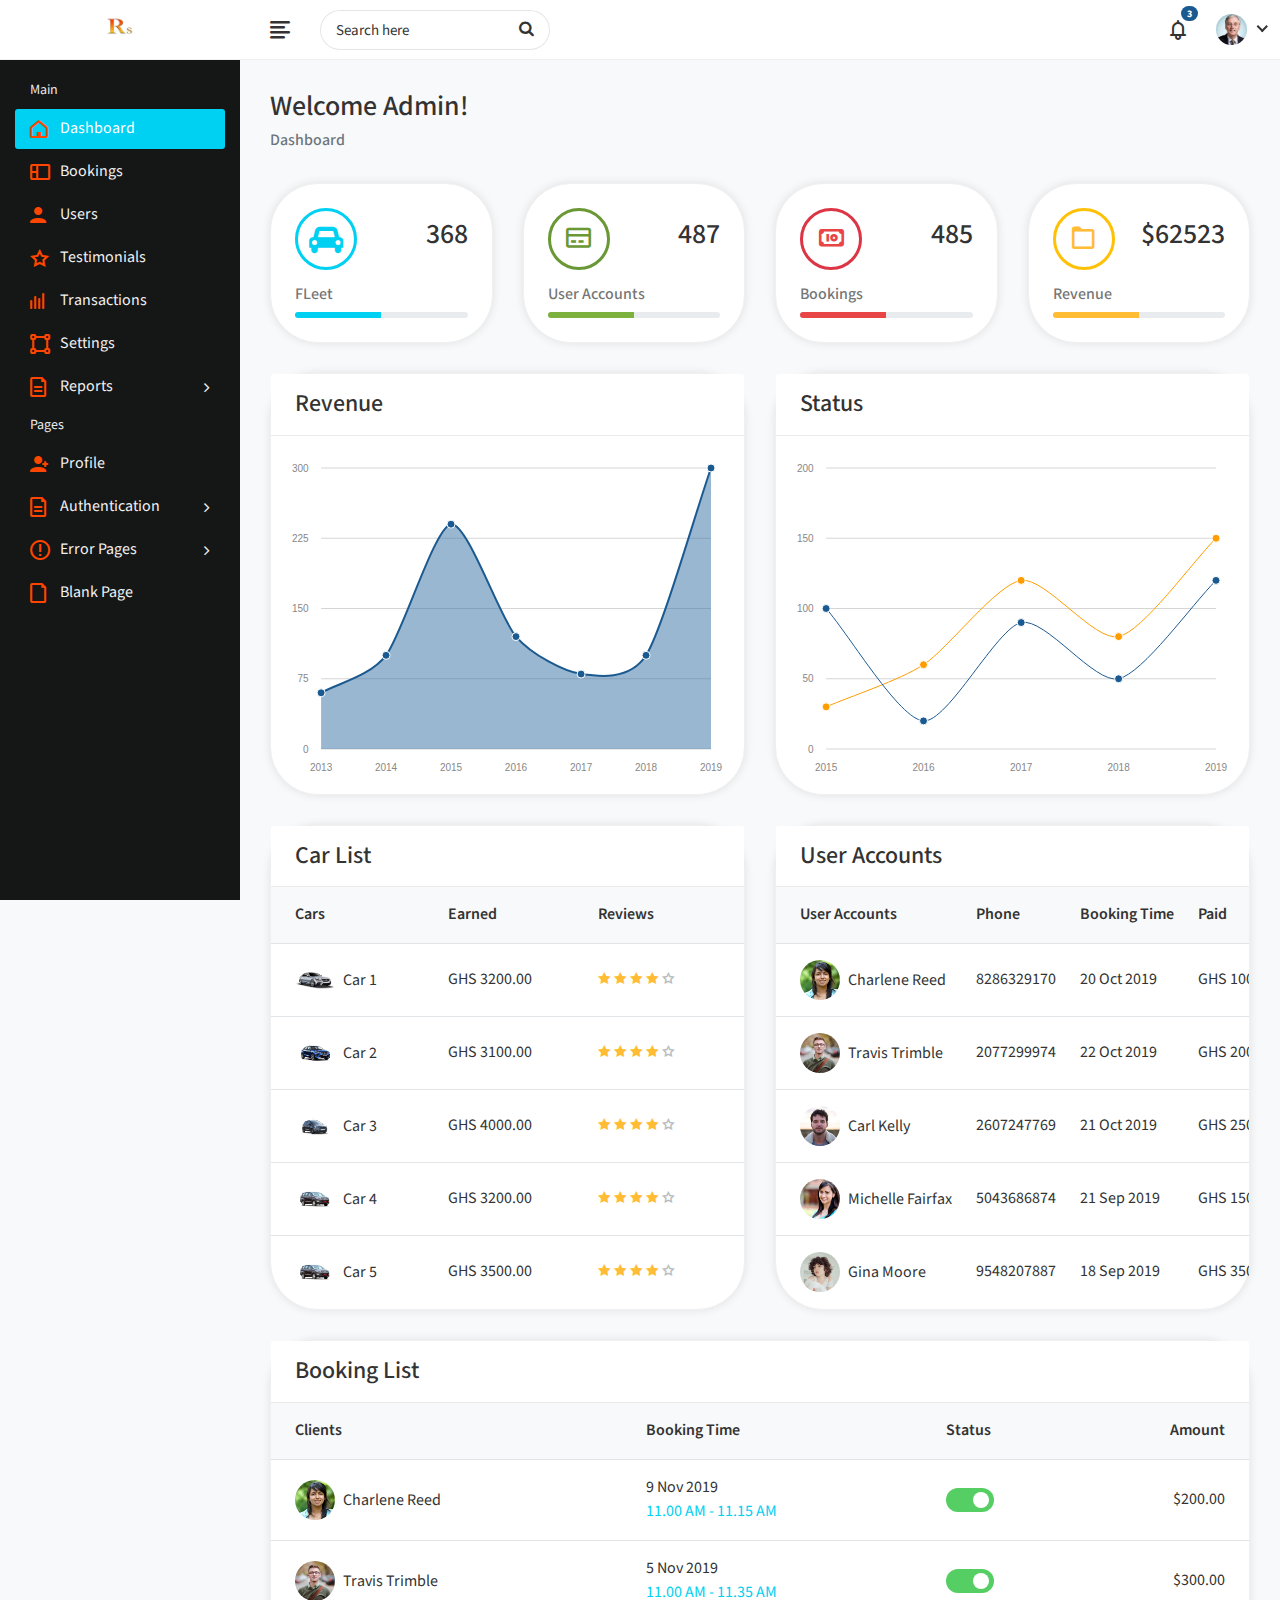
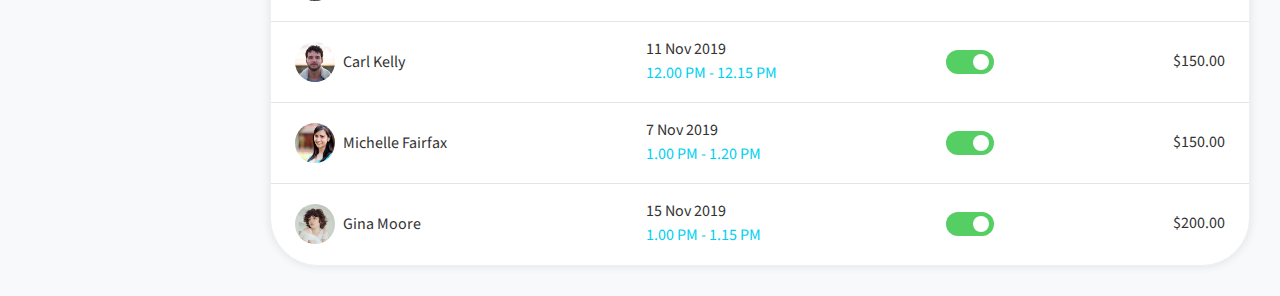
<file: pages/admin/index.html>
<!DOCTYPE html>
<html lang="en">
<head>
        <meta charset="utf-8">
        <meta name="viewport" content="width=device-width, initial-scale=1.0, user-scalable=0">
        <title>Official_Billy Admin - Dashboard</title>
		
		<!-- Favicon -->
        <link rel="shortcut icon" type="image/x-icon" href="/assets/site-title-carousel/WEBpic.jpg">
		
		<!-- Bootstrap CSS -->
        <link rel="stylesheet" href="assets/css/bootstrap.min.css">
		
		<!-- Fontawesome CSS -->
        <link rel="stylesheet" href="assets/css/font-awesome.min.css">
		
		<!-- Feathericon CSS -->
        <link rel="stylesheet" href="assets/css/feathericon.min.css">
		
		<link rel="stylesheet" href="assets/plugins/morris/morris.css">
		
		<!-- Main CSS -->
        <link rel="stylesheet" href="assets/css/style.css">
		
		<!--[if lt IE 9]>
			<script src="assets/js/html5shiv.min.js"></script>
			<script src="assets/js/respond.min.js"></script>
		<![endif]-->
    </head>
    <body>
	
		<!-- Main Wrapper -->
        <div class="main-wrapper">
		
			<!-- Header -->
            <div class="header">
			
				<!-- Logo -->
                <div class="header-left">
                    <a href="/Index.html" class="logo">
						<img src="/assets/site-title-carousel/WEBpic.jpg" alt="Logo">
					</a>
					<a href="index.html" class="logo logo-small">
						<img src="/assets/site-title-carousel/WEBpic.jpg" alt="Logo" width="30" height="30">
					</a>
                </div>
				<!-- /Logo -->
				
				<a href="javascript:void(0);" id="toggle_btn">
					<i class="fe fe-text-align-left"></i>
				</a>
				
				<div class="top-nav-search">
					<form>
						<input type="text" class="form-control" placeholder="Search here">
						<button class="btn" type="submit"><i class="fa fa-search"></i></button>
					</form>
				</div>
				
				<!-- Mobile Menu Toggle -->
				<a class="mobile_btn" id="mobile_btn">
					<i class="fa fa-bars"></i>
				</a>
				<!-- /Mobile Menu Toggle -->
				
				<!-- Header Right Menu -->
				<ul class="nav user-menu">

					<!-- Notifications -->
					<li class="nav-item dropdown noti-dropdown">
						<a href="#" class="dropdown-toggle nav-link" data-toggle="dropdown">
							<i class="fe fe-bell"></i> <span class="badge badge-pill">3</span>
						</a>
						<div class="dropdown-menu notifications">
							<div class="topnav-dropdown-header">
								<span class="notification-title">Notifications</span>
								<a href="javascript:void(0)" class="clear-noti"> Clear All </a>
							</div>
							<div class="noti-content">
								<ul class="notification-list">
									<li class="notification-message">
										<a href="#">
											<div class="media">
												<span class="avatar avatar-sm">
													<img class="avatar-img rounded-circle" alt="User Image" src="assets/img/doctors/doctor-thumb-01.jpg">
												</span>
												<div class="media-body">
													<p class="noti-details"><span class="noti-title">Dr. Ruby Perrin</span> Schedule <span class="noti-title">her appointment</span></p>
													<p class="noti-time"><span class="notification-time">4 mins ago</span></p>
												</div>
											</div>
										</a>
									</li>
									<li class="notification-message">
										<a href="#">
											<div class="media">
												<span class="avatar avatar-sm">
													<img class="avatar-img rounded-circle" alt="User Image" src="assets/img/patients/patient1.jpg">
												</span>
												<div class="media-body">
													<p class="noti-details"><span class="noti-title">Charlene Reed</span> has booked her appointment to <span class="noti-title">Dr. Ruby Perrin</span></p>
													<p class="noti-time"><span class="notification-time">6 mins ago</span></p>
												</div>
											</div>
										</a>
									</li>
									<li class="notification-message">
										<a href="#">
											<div class="media">
												<span class="avatar avatar-sm">
													<img class="avatar-img rounded-circle" alt="User Image" src="assets/img/patients/patient2.jpg">
												</span>
												<div class="media-body">
												<p class="noti-details"><span class="noti-title">Travis Trimble</span> sent a amount of $210 for his <span class="noti-title">appointment</span></p>
												<p class="noti-time"><span class="notification-time">8 mins ago</span></p>
												</div>
											</div>
										</a>
									</li>
									<li class="notification-message">
										<a href="#">
											<div class="media">
												<span class="avatar avatar-sm">
													<img class="avatar-img rounded-circle" alt="User Image" src="assets/img/patients/patient3.jpg">
												</span>
												<div class="media-body">
													<p class="noti-details"><span class="noti-title">Carl Kelly</span> send a message <span class="noti-title"> to his doctor</span></p>
													<p class="noti-time"><span class="notification-time">12 mins ago</span></p>
												</div>
											</div>
										</a>
									</li>
								</ul>
							</div>
							<div class="topnav-dropdown-footer">
								<a href="#">View all Notifications</a>
							</div>
						</div>
					</li>
					<!-- /Notifications -->
					
					<!-- User Menu -->
					<li class="nav-item dropdown has-arrow">
						<a href="#" class="dropdown-toggle nav-link" data-toggle="dropdown">
							<span class="user-img"><img class="rounded-circle" src="assets/img/profiles/avatar-01.jpg" width="31" alt="Ryan Taylor"></span>
						</a>
						<div class="dropdown-menu">
							<div class="user-header">
								<div class="avatar avatar-sm">
									<img src="assets/img/profiles/avatar-01.jpg" alt="User Image" class="avatar-img rounded-circle">
								</div>
								<div class="user-text">
									<h6>Ryan Taylor</h6>
									<p class="text-muted mb-0">Administrator</p>
								</div>
							</div>
							<a class="dropdown-item" href="profile.html">My Profile</a>
							<a class="dropdown-item" href="settings.html">Settings</a>
							<a class="dropdown-item" href="/Index.html">Logout</a>
						</div>
					</li>
					<!-- /User Menu -->
					
				</ul>
				<!-- /Header Right Menu -->
				
            </div>
			<!-- /Header -->
			
			<!-- Sidebar -->
            <div class="sidebar" id="sidebar">
                <div class="sidebar-inner slimscroll">
					<div id="sidebar-menu" class="sidebar-menu">
						<ul>
							<li class="menu-title"> 
								<span>Main</span>
							</li>
							<li class="active"> 
								<a href="index.html"><i class="fe fe-home"></i> <span>Dashboard</span></a>
							</li>
							<li> 
								<a href="bookings-list.html"><i class="fe fe-layout"></i> <span>Bookings</span></a>
							</li>
							<li> 
								<a href="users-list.html"><i class="fe fe-user"></i> <span>Users</span></a>
							</li>
							<li> 
								<a href="testimonials.html"><i class="fe fe-star-o"></i> <span>Testimonials</span></a>
							</li>
							<li> 
								<a href="transactions-list.html"><i class="fe fe-activity"></i> <span>Transactions</span></a>
							</li>
							<li> 
								<a href="settings.html"><i class="fe fe-vector"></i> <span>Settings</span></a>
							</li>
							<li class="submenu">
								<a href="#"><i class="fe fe-document"></i> <span> Reports</span> <span class="menu-arrow"></span></a>
								<ul style="display: none;">
									<li><a href="invoice-report.html">Invoice Reports</a></li>
								</ul>
							</li>
							<li class="menu-title"> 
								<span>Pages</span>
							</li>
							<li> 
								<a href="profile.html"><i class="fe fe-user-plus"></i> <span>Profile</span></a>
							</li>
							<li class="submenu">
								<a href="#"><i class="fe fe-document"></i> <span> Authentication </span> <span class="menu-arrow"></span></a>
								<ul style="display: none;">
									<li><a href="login.html"> Login </a></li>
									<li><a href="register.html"> Register </a></li>
									<li><a href="forgot-password.html"> Forgot Password </a></li>
									<li><a href="lock-screen.html"> Lock Screen </a></li>
								</ul>
							</li>
							<li class="submenu">
								<a href="#"><i class="fe fe-warning"></i> <span> Error Pages </span> <span class="menu-arrow"></span></a>
								<ul style="display: none;">
									<li><a href="error-404.html">404 Error </a></li>
									<li><a href="error-500.html">500 Error </a></li>
								</ul>
							</li>
							<li> 
								<a href="blank-page.html"><i class="fe fe-file"></i> <span>Blank Page</span></a>
							</li>
						</ul>
					</div>
                </div>
            </div>
			<!-- /Sidebar -->
			
			<!-- Page Wrapper -->
            <div class="page-wrapper">
			
                <div class="content container-fluid">
					
					<!-- Page Header -->
					<div class="page-header">
						<div class="row">
							<div class="col-sm-12">
								<h3 class="page-title">Welcome Admin!</h3>
								<ul class="breadcrumb">
									<li class="breadcrumb-item active">Dashboard</li>
								</ul>
							</div>
						</div>
					</div>
					<!-- /Page Header -->

					<div class="row">
						<div class="col-xl-3 col-sm-6 col-12">
							<div class="card card-shadow">
								<div class="card-body">
									<div class="dash-widget-header">
										<span class="dash-widget-icon text-primary border-primary">
											<i class="fa fa-car"></i>
										</span>
										<div class="dash-count">
											<h3>368</h3>
										</div>
									</div>
									<div class="dash-widget-info">
										<h6 class="text-muted">FLeet</h6>
										<div class="progress progress-sm">
											<div class="progress-bar bg-primary w-50"></div>
										</div>
									</div>
								</div>
							</div>
						</div>
						<div class="col-xl-3 col-sm-6 col-12">
							<div class="card card-shadow">
								<div class="card-body">
									<div class="dash-widget-header">
										<span class="dash-widget-icon text-success">
											<i class="fe fe-credit-card"></i>
										</span>
										<div class="dash-count">
											<h3>487</h3>
										</div>
									</div>
									<div class="dash-widget-info">
										
										<h6 class="text-muted">User Accounts</h6>
										<div class="progress progress-sm">
											<div class="progress-bar bg-success w-50"></div>
										</div>
									</div>
								</div>
							</div>
						</div>
						<div class="col-xl-3 col-sm-6 col-12">
							<div class="card card-shadow">
								<div class="card-body">
									<div class="dash-widget-header">
										<span class="dash-widget-icon text-danger border-danger">
											<i class="fe fe-money"></i>
										</span>
										<div class="dash-count">
											<h3>485</h3>
										</div>
									</div>
									<div class="dash-widget-info">
										
										<h6 class="text-muted">Bookings</h6>
										<div class="progress progress-sm">
											<div class="progress-bar bg-danger w-50"></div>
										</div>
									</div>
								</div>
							</div>
						</div>
						<div class="col-xl-3 col-sm-6 col-12 ">
							<div class="card card-shadow">
								<div class="card-body">
									<div class="dash-widget-header">
										<span class="dash-widget-icon text-warning border-warning">
											<i class="fe fe-folder"></i>
										</span>
										<div class="dash-count">
											<h3>$62523</h3>
										</div>
									</div>
									<div class="dash-widget-info">
										
										<h6 class="text-muted">Revenue</h6>
										<div class="progress progress-sm">
											<div class="progress-bar bg-warning w-50"></div>
										</div>
									</div>
								</div>
							</div>
						</div>
					</div>
					<div class="row">
						<div class="col-md-12 col-lg-6">
						
							<!-- Sales Chart -->
							<div class="card card-chart card-shadow">
								<div class="card-header">
									<h4 class="card-title">Revenue</h4>
								</div>
								<div class="card-body">
									<div id="morrisArea"></div>
								</div>
							</div>
							<!-- /Sales Chart -->
							
						</div>
						<div class="col-md-12 col-lg-6">
						
							<!-- Invoice Chart -->
							<div class="card card-chart card-shadow">
								<div class="card-header">
									<h4 class="card-title">Status</h4>
								</div>
								<div class="card-body">
									<div id="morrisLine"></div>
								</div>
							</div>
							<!-- /Invoice Chart -->
							
						</div>	
					</div>
					<div class="row">
						<div class="col-md-6 d-flex">
						
							<!-- Recent Orders -->
							<div class="card card-table flex-fill card-shadow">
								<div class="card-header">
									<h4 class="card-title">Car List</h4>
								</div>
								<div class="card-body">
									<div class="table-responsive">
										<table class="table table-hover table-center mb-0">
											<thead>
												<tr>
													<th>Cars</th>
													<th>Earned</th>
													<th>Reviews</th>
												</tr>
											</thead>
											<tbody>
												<tr>
													<td>
														<h2 class="table-avatar">
															<a href="profile.html" class="avatar avatar-sm mr-2"><img class="avatar-img rounded-circle" src="/assets/cars/1.jpg" alt="User Image"></a>
															<a href="profile.html">Car 1</a>
														</h2>
													</td>
												
													<td>GHS 3200.00</td>
													<td>
														<i class="fe fe-star text-warning"></i>
														<i class="fe fe-star text-warning"></i>
														<i class="fe fe-star text-warning"></i>
														<i class="fe fe-star text-warning"></i>
														<i class="fe fe-star-o text-secondary"></i>
													</td>
												</tr>
												<tr>
													<td>
														<h2 class="table-avatar">
															<a href="profile.html" class="avatar avatar-sm mr-2"><img class="avatar-img rounded-circle" src="/assets/cars/2.jpg" alt="User Image"></a>
															<a href="profile.html">Car 2</a>
														</h2>
													</td>
												
													<td>GHS 3100.00</td>
													<td>
														<i class="fe fe-star text-warning"></i>
														<i class="fe fe-star text-warning"></i>
														<i class="fe fe-star text-warning"></i>
														<i class="fe fe-star text-warning"></i>
														<i class="fe fe-star-o text-secondary"></i>
													</td>
												</tr>
												<tr>
													<td>
														<h2 class="table-avatar">
															<a href="profile.html" class="avatar avatar-sm mr-2"><img class="avatar-img rounded-circle" src="/assets/cars/10.jpg" alt="User Image"></a>
															<a href="profile.html">Car 3</a>
														</h2>
													</td>
													
													<td>GHS 4000.00</td>
													<td>
														<i class="fe fe-star text-warning"></i>
														<i class="fe fe-star text-warning"></i>
														<i class="fe fe-star text-warning"></i>
														<i class="fe fe-star text-warning"></i>
														<i class="fe fe-star-o text-secondary"></i>
													</td>
												</tr>
												<tr>
													<td>
														<h2 class="table-avatar">
															<a href="profile.html" class="avatar avatar-sm mr-2"><img class="avatar-img rounded-circle" src="/assets/cars/12.jpg" alt="User Image"></a>
															<a href="profile.html">Car 4</a>
														</h2>
													</td>
												
													<td>GHS 3200.00</td>
													<td>
														<i class="fe fe-star text-warning"></i>
														<i class="fe fe-star text-warning"></i>
														<i class="fe fe-star text-warning"></i>
														<i class="fe fe-star text-warning"></i>
														<i class="fe fe-star-o text-secondary"></i>
													</td>
												</tr>
												<tr>
													<td>
														<h2 class="table-avatar">
															<a href="profile.html" class="avatar avatar-sm mr-2"><img class="avatar-img rounded-circle" src="/assets/cars/12.jpg" alt="User Image"></a>
															<a href="profile.html">Car 5</a>
														</h2>
													</td>
													
													<td>GHS 3500.00</td>
													<td>
														<i class="fe fe-star text-warning"></i>
														<i class="fe fe-star text-warning"></i>
														<i class="fe fe-star text-warning"></i>
														<i class="fe fe-star text-warning"></i>
														<i class="fe fe-star-o text-secondary"></i>
													</td>
												</tr>
											</tbody>
										</table>
									</div>
								</div>
							</div>
							<!-- /Recent Orders -->
							
						</div>
						<div class="col-md-6 d-flex">
						
							<!-- Feed Activity -->
							<div class="card  card-table flex-fill card-shadow">
								<div class="card-header">
									<h4 class="card-title">User Accounts</h4>
								</div>
								<div class="card-body">
									<div class="table-responsive">
										<table class="table table-hover table-center mb-0">
											<thead>
												<tr>													
													<th>User Accounts</th>
													<th>Phone</th>
													<th>Booking Time</th>
													<th>Paid</th>													
												</tr>
											</thead>
											<tbody>
												<tr>
													<td>
														<h2 class="table-avatar">
															<a href="profile.html" class="avatar avatar-sm mr-2"><img class="avatar-img rounded-circle" src="assets/img/patients/patient1.jpg" alt="User Image"></a>
															<a href="profile.html">Charlene Reed </a>
														</h2>
													</td>
													<td>8286329170</td>
													<td>20 Oct 2019</td>
													<td class="text-right">GHS 100.00</td>
												</tr>
												<tr>
													<td>
														<h2 class="table-avatar">
															<a href="profile.html" class="avatar avatar-sm mr-2"><img class="avatar-img rounded-circle" src="assets/img/patients/patient2.jpg" alt="User Image"></a>
															<a href="profile.html">Travis Trimble </a>
														</h2>
													</td>
													<td>2077299974</td>
													<td>22 Oct 2019</td>
													<td class="text-right">GHS 200.00</td>
												</tr>
												<tr>
													<td>
														<h2 class="table-avatar">
															<a href="profile.html" class="avatar avatar-sm mr-2"><img class="avatar-img rounded-circle" src="assets/img/patients/patient3.jpg" alt="User Image"></a>
															<a href="profile.html">Carl Kelly</a>
														</h2>
													</td>
													<td>2607247769</td>
													<td>21 Oct 2019</td>
													<td class="text-right">GHS 250.00</td>
												</tr>
												<tr>
													<td>
														<h2 class="table-avatar">
															<a href="profile.html" class="avatar avatar-sm mr-2"><img class="avatar-img rounded-circle" src="assets/img/patients/patient4.jpg" alt="User Image"></a>
															<a href="profile.html"> Michelle Fairfax</a>
														</h2>
													</td>
													<td>5043686874</td>
													<td>21 Sep 2019</td>
													<td class="text-right">GHS 150.00</td>
												</tr>
												<tr>
													<td>
														<h2 class="table-avatar">
															<a href="profile.html" class="avatar avatar-sm mr-2"><img class="avatar-img rounded-circle" src="assets/img/patients/patient5.jpg" alt="User Image"></a>
															<a href="profile.html">Gina Moore</a>
														</h2>
													</td>
													<td>9548207887</td>
													<td>18 Sep 2019</td>
													<td class="text-right">GHS 350.00</td>
												</tr>
											</tbody>
										</table>
									</div>
								</div>
							</div>
							<!-- /Feed Activity -->
							
						</div>
					</div>
					<div class="row">
						<div class="col-md-12">
						
							<!-- Recent Orders -->
							<div class="card card-table card-shadow">
								<div class="card-header">
									<h4 class="card-title">Booking List</h4>
								</div>
								<div class="card-body">
									<div class="table-responsive">
										<table class="table table-hover table-center mb-0">
											<thead>
												<tr>
												
													<th>Clients</th>
													<th>Booking Time</th>
													<th>Status</th>
													<th class="text-right">Amount</th>
												</tr>
											</thead>
											<tbody>
												<tr>
													<td>
														<h2 class="table-avatar">
															<a href="profile.html" class="avatar avatar-sm mr-2"><img class="avatar-img rounded-circle" src="assets/img/patients/patient1.jpg" alt="User Image"></a>
															<a href="profile.html">Charlene Reed </a>
														</h2>
													</td>
													<td>9 Nov 2019 <span class="text-primary d-block">11.00 AM - 11.15 AM</span></td>
													<td>
														<div class="status-toggle">
															<input type="checkbox" id="status_1" class="check" checked>
															<label for="status_1" class="checktoggle">checkbox</label>
														</div>
													</td>
													<td class="text-right">
														$200.00
													</td>
												</tr>
												<tr>
													<td>
														<h2 class="table-avatar">
															<a href="profile.html" class="avatar avatar-sm mr-2"><img class="avatar-img rounded-circle" src="assets/img/patients/patient2.jpg" alt="User Image"></a>
															<a href="profile.html">Travis Trimble </a>
														</h2>
													</td>
													
													<td>5 Nov 2019 <span class="text-primary d-block">11.00 AM - 11.35 AM</span></td>
													<td>
														<div class="status-toggle">
															<input type="checkbox" id="status_2" class="check" checked>
															<label for="status_2" class="checktoggle">checkbox</label>
														</div>
													</td>
													<td class="text-right">
														$300.00
													</td>
												</tr>
												<tr>
													<td>
														<h2 class="table-avatar">
															<a href="profile.html" class="avatar avatar-sm mr-2"><img class="avatar-img rounded-circle" src="assets/img/patients/patient3.jpg" alt="User Image"></a>
															<a href="profile.html">Carl Kelly</a>
														</h2>
													</td>
													<td>11 Nov 2019 <span class="text-primary d-block">12.00 PM - 12.15 PM</span></td>
													<td>
														<div class="status-toggle">
															<input type="checkbox" id="status_3" class="check" checked>
															<label for="status_3" class="checktoggle">checkbox</label>
														</div>
													</td>
													<td class="text-right">
														$150.00
													</td>
												</tr>
												<tr>
													<td>
														<h2 class="table-avatar">
															<a href="profile.html" class="avatar avatar-sm mr-2"><img class="avatar-img rounded-circle" src="assets/img/patients/patient4.jpg" alt="User Image"></a>
															<a href="profile.html"> Michelle Fairfax</a>
														</h2>
													</td>
													<td>7 Nov 2019<span class="text-primary d-block">1.00 PM - 1.20 PM</span></td>
													<td>
														<div class="status-toggle">
															<input type="checkbox" id="status_4" class="check" checked>
															<label for="status_4" class="checktoggle">checkbox</label>
														</div>
													</td>
													<td class="text-right">
														$150.00
													</td>
												</tr>
												<tr>
													<td>
														<h2 class="table-avatar">
															<a href="profile.html" class="avatar avatar-sm mr-2"><img class="avatar-img rounded-circle" src="assets/img/patients/patient5.jpg" alt="User Image"></a>
															<a href="profile.html">Gina Moore</a>
														</h2>
													</td>
													
													<td>15 Nov 2019 <span class="text-primary d-block">1.00 PM - 1.15 PM</span></td>
													<td>
														<div class="status-toggle">
															<input type="checkbox" id="status_5" class="check" checked>
															<label for="status_5" class="checktoggle">checkbox</label>
														</div>
													</td>
													<td class="text-right">
														$200.00
													</td>
												</tr>
											</tbody>
										</table>
									</div>
								</div>
							</div>
							<!-- /Recent Orders -->
							
						</div>
					</div>
					
				</div>			
			</div>
			<!-- /Page Wrapper -->
		
        </div>
		<!-- /Main Wrapper -->
		
		<!-- jQuery -->
        <script src="assets/js/jquery-3.2.1.min.js"></script>
		
		<!-- Bootstrap Core JS -->
        <script src="assets/js/popper.min.js"></script>
        <script src="assets/js/bootstrap.min.js"></script>
		
		<!-- Slimscroll JS -->
        <script src="assets/plugins/slimscroll/jquery.slimscroll.min.js"></script>
		
		<script src="assets/plugins/raphael/raphael.min.js"></script>    
		<script src="assets/plugins/morris/morris.min.js"></script>  
		<script src="assets/js/chart.morris.js"></script>
		
		<!-- Custom JS -->
		<script  src="assets/js/script.js"></script>
		
    </body>

<!-- Mirrored from dreamguys.co.in/demo/doccure/admin/index.html by HTTrack Website Copier/3.x [XR&CO'2014], Sat, 30 Nov 2019 04:12:34 GMT -->
</html>
</file>
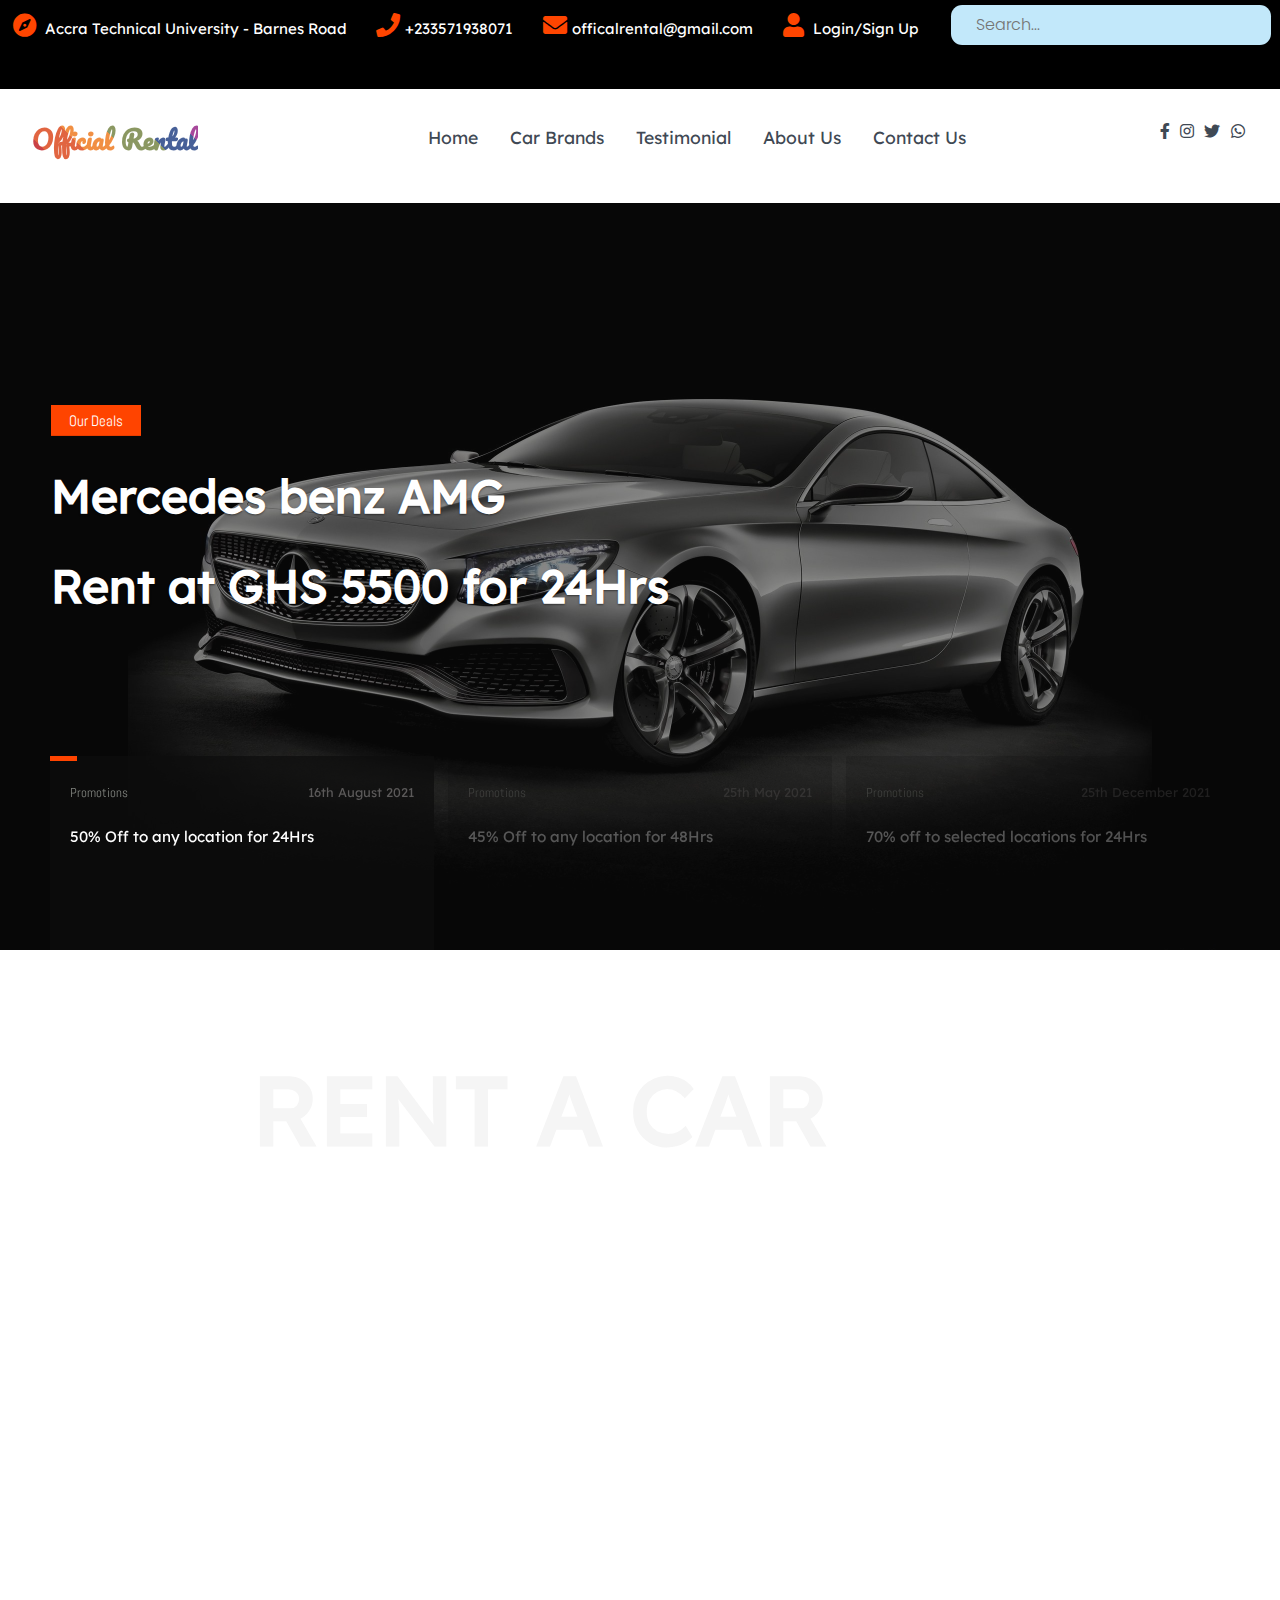
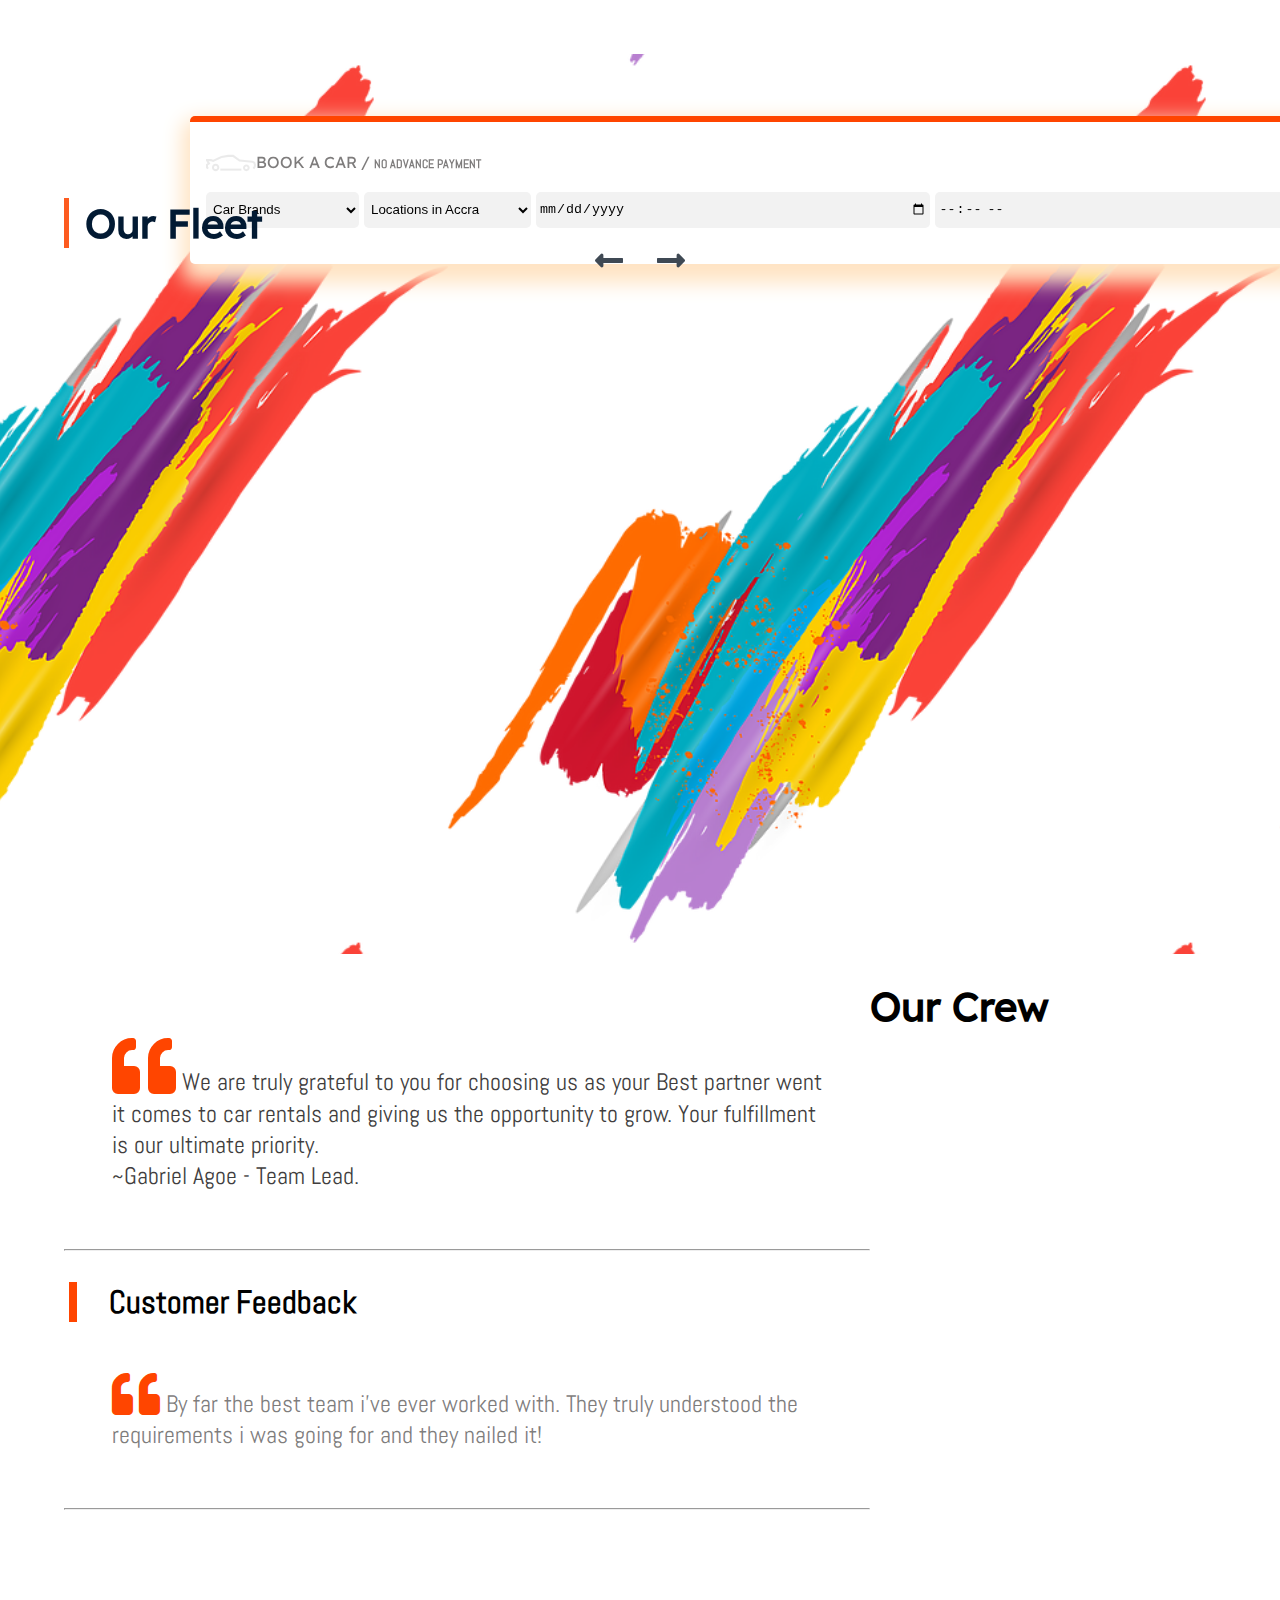
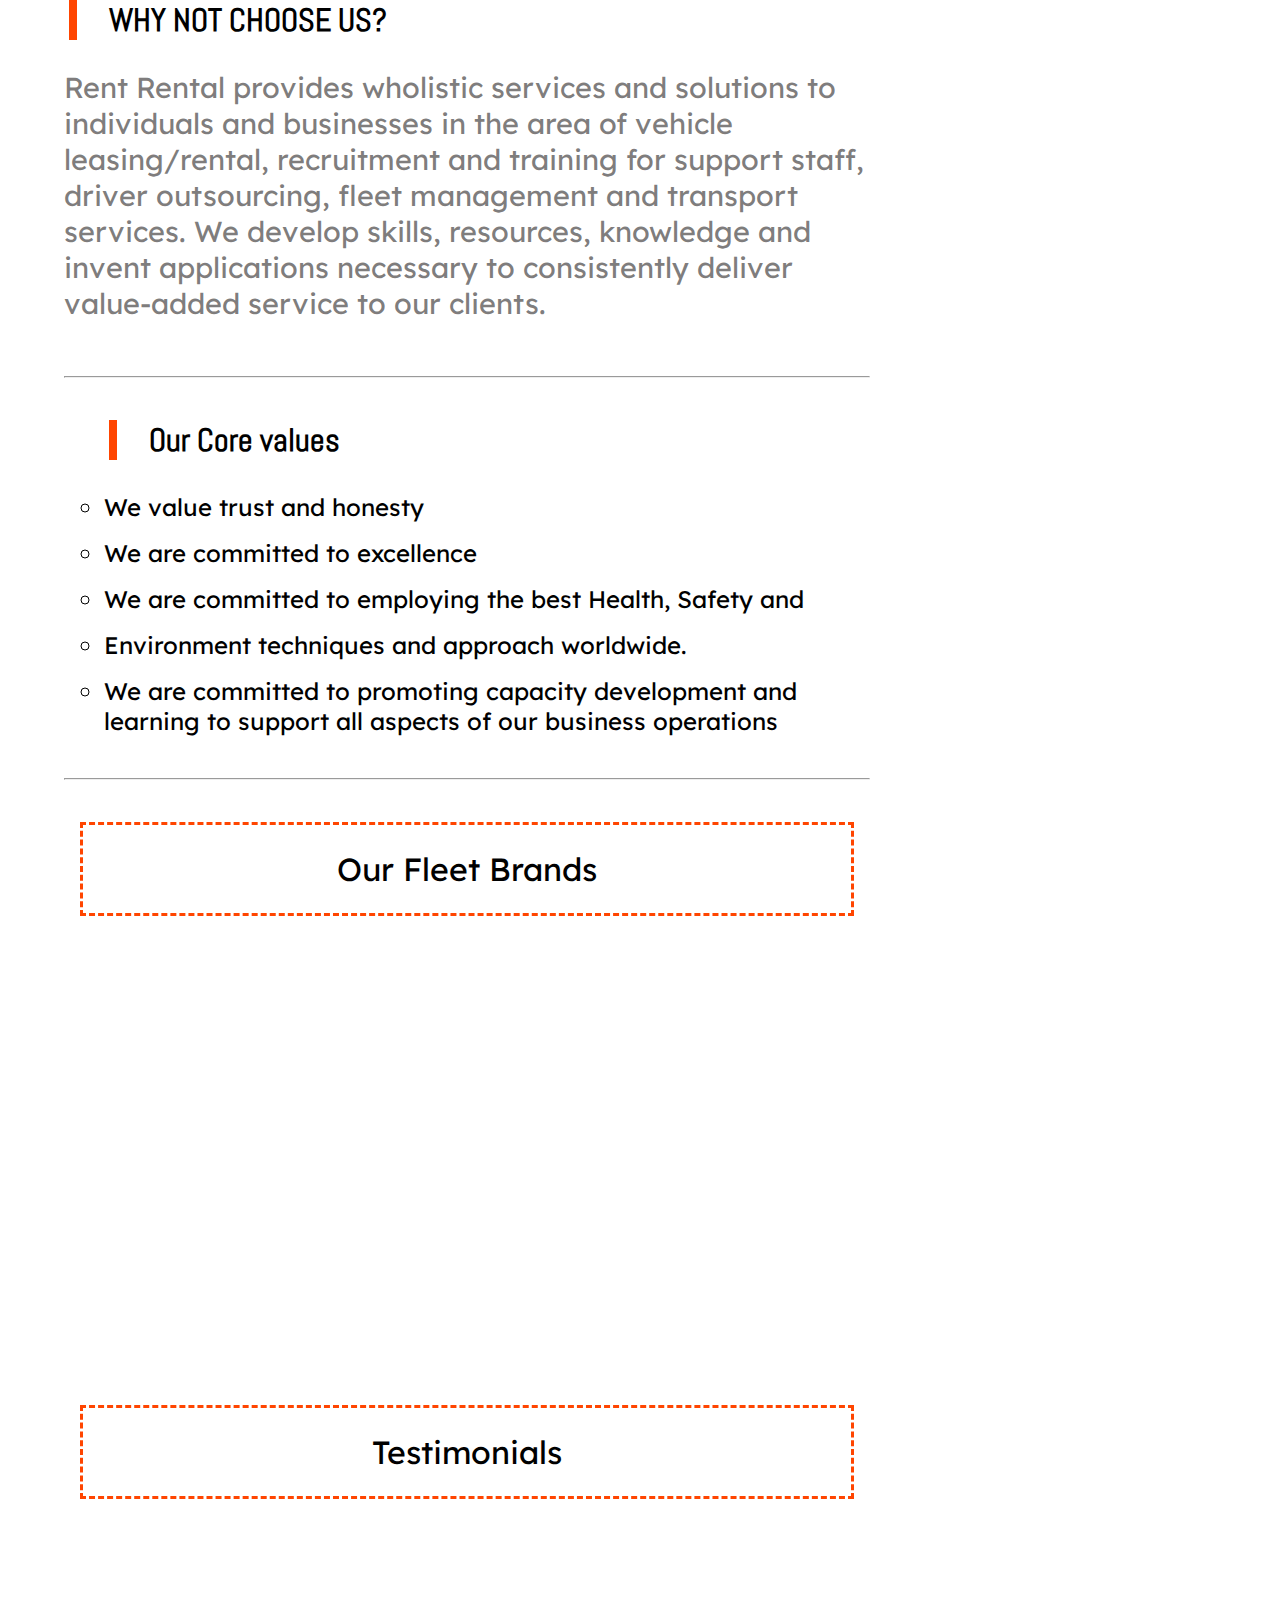
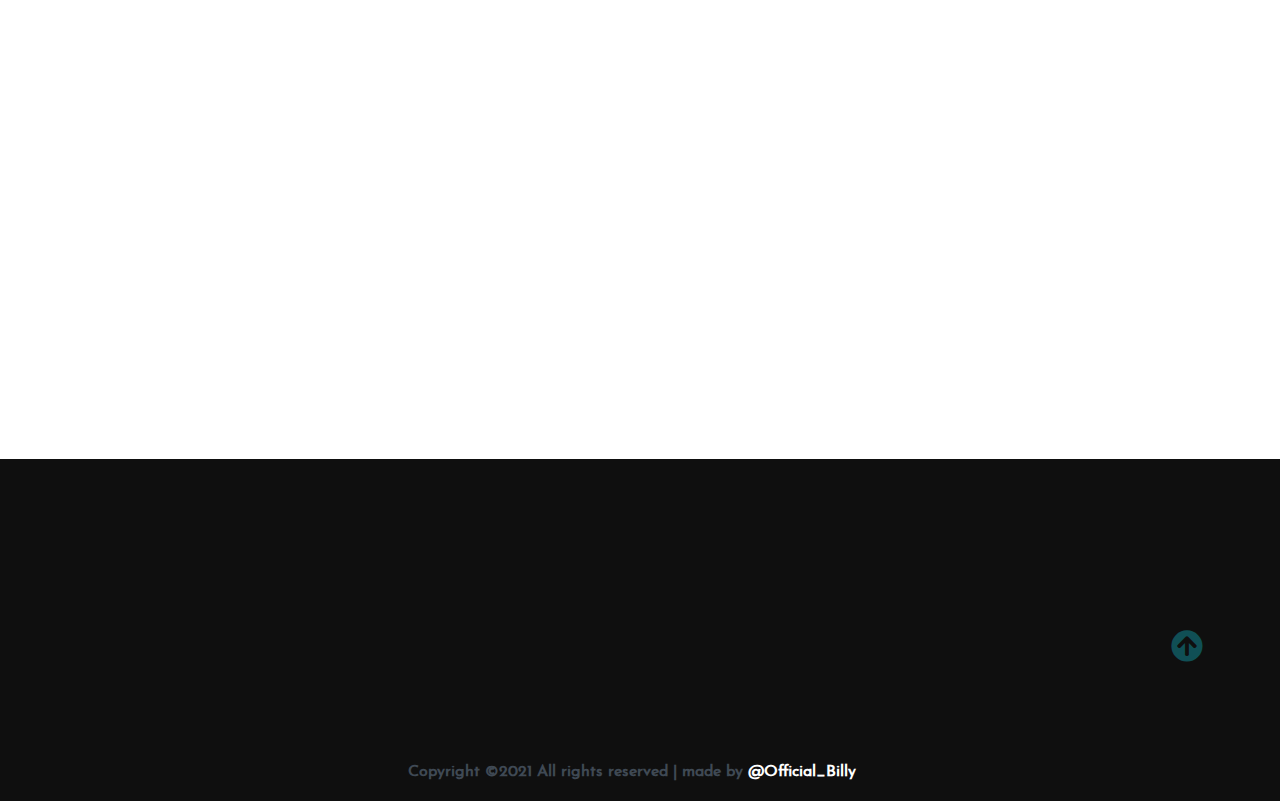
<file: index2.html>
<!DOCTYPE html>
<html lang="en">

<head>
    <link rel="shortcut icon" href="./assets/site-title-carousel/WEBpic.jpg" type="image/x-icon">
    <meta charset="UTF-8">
    <meta name="viewport" content="width=device-width, initial-scale=1.0">
    <meta http-equiv="X-UA-Compatible" content="ie=edge">
    <title>Official Rental</title>

    <!-- Font Awesome Icons -->
    <link rel="stylesheet" href="./css/all.css">


    <!-- --------- Owl-Carousel ------------------->
    <link rel="stylesheet" href="./css/owl.carousel.min.css">
    <link rel="stylesheet" href="./css/owl.theme.default.min.css">

    <!-- ------------ AOS Library ------------------------- -->
    <link rel="stylesheet" href="./css/aos.css">

    <!-- Custom Style   -->
    <link rel="stylesheet" href="./css/Style.css">

</head>

<body>
     <!-- --------------Address - Bar---------------- -->
     <div class="contact-bar">
        <li><i class="fa fa-compass"></i> Accra Technical University - Barnes Road</li>
        <li><i class="fa fa-phone"></i>+233571938071</li>
        <li><i class="fa fa-envelope"></i>officalrental@gmail.com</li>
        <div class="login">
          <a href="../pages/signup.html"><i class="fas fa-user"></i>     Login/Sign Up</a>
        </div>
            <!-- Search - Bar -->
        <form action="./pages/car-brands.html" onsubmit="event.preventDefault();" role="search" aria-label="search" class="nav-search" >
                <input class="search"  type="search" placeholder="Search..." autofocus required />
                <button class="search-btn" type="submit">Go</button>    
        </form>
      </div>
     

    <nav class="nav">
        <div class="nav-menu  flex-row">
            <div class="nav-brand">
                <a href="./Index.html" class="text-gray gradient-text">Official Rental</a>
            </div>
            <div class="toggle-collapse">
                <div class="toggle-icons">
                    <i class="fas fa-bars"></i>
                </div>
            </div>
            <div>
                <ul class="nav-items">
                    <li class="nav-link">
                        <a href="./Index2.html">Home</a>
                    </li>
                    <li class="nav-link">
                        <a href="./pages/car-brands.html">Car Brands</a>
                    </li>
                    <li class="nav-link">
                        <a href="#test">Testimonial</a>
                    </li>
                    <li class="nav-link ">
                        <a href="./pages/about.html">About Us</a>
                    </li>
                    <li class="nav-link">
                        <a href="./pages/contact.html">Contact Us</a>
                    </li>
                </ul>
            </div>
            <div class="social text-gray">
                <a href="#"><i class="fab fa-facebook-f"></i></a>
                <a href="#"><i class="fab fa-instagram"></i></a>
                <a href="#"><i class="fab fa-twitter"></i></a>
                <a href="#"><i class="fab fa-whatsapp"></i></a>
            </div>
        </div>
    </nav>

    <main>


        <section class="carousel ">
            <div class="progress-bar progress-bar--primary hide-on-desktop">
              <div class="progress-bar__fill"></div>
            </div>
          
          <header class="main-post-wrapper">
            
            <div class="slides">
              <article class="main-post main-post--active">
                <div class="main-post__image">
                  <img src="./assets/site-title-carousel/2021-toyota-yaris-cross-3.jpg" alt="" />
                </div>
                <div class="main-post__content">
                  <div class="main-post__tag-wrapper">
                    <span class="main-post__tag">Our Deals</span>
                  </div>
                  <h1 class="main-post__title">2021 Toyota Yaris Cross 3</h1>
                  <h1 class="main-post__title">Rent at GHS 3500 for 24Hrs </h1>
                </div>
              </article>
              <article class="main-post main-post--active">
                <div class="main-post__image">
                  <img src="./assets/site-title-carousel/benz.jpg" alt="" />
                </div>
                <div class="main-post__content">
                  <div class="main-post__tag-wrapper">
                    <span class="main-post__tag">Our Deals</span>
                  </div>
                  <h1 class="main-post__title">Mercedes benz AMG</h1>
                  <h1 class="main-post__title">Rent at GHS 5500 for 24Hrs </h1>
                </div>
              </article>
              <article class="main-post main-post--not-active">
                <div class="main-post__image">
                  <img src="./assets/site-title-carousel/jeep.jpg" alt="" />
                </div>
                <div class="main-post__content">
                  <div class="main-post__tag-wrapper">
                    <span class="main-post__tag">Our Deals</span>
                  </div>
                  <h1 class="main-post__title">Jeep</h1>
                  <h1 class="main-post__title">Rent at GHS 4200 for 24Hrs</h1>
                </div>
              </article>
            </div>
          </header>
          
          <div class="posts-wrapper hide-on-mobile">
            <article class="post post--active">
              <div class="progress-bar">
                <div class="progress-bar__fill"></div>
              </div>
              <header class="post__header">
                <span class="post__tag">Promotions</span>
                <p class="post__published">16th August 2021</p>
              </header>
              <h2 class="post__title">50% Off to any location for 24Hrs</h2>
            </article>
            <article class="post">
              <div class="progress-bar">
                <div class="progress-bar__fill"></div>
              </div>
              <header class="post__header">
                <span class="post__tag">Promotions</span>
                <p class="post__published">25th May 2021</p>
              </header>
              <h2 class="post__title">45% Off to any location for 48Hrs</h2>
            </article>
            <article class="post">
              <div class="progress-bar">
                <div class="progress-bar__fill"></div>
              </div>
              <header class="post__header">
                <span class="post__tag">Promotions</span>
                <p class="post__published">25th December 2021</p>
              </header>
              <h2 class="post__title">70% off to selected locations for 24Hrs
              </h2>
            </article>
          </div>
          </section>

  <div class="car-reservation">
    <div class="reservation text-center">
        <h3 data-aos="fade-left" data-aos-delay="200">ENJOY YOUR JOURNEY</h3>
        <h3 data-aos="fade-left" data-aos-delay="200">WITH OUR <span style="color: rgb(255, 102, 0);">COMFORTABLE CARS.</span> </h3>
        <p data-aos="fade-right" data-aos-delay="200">Serving people from the last 10 years with a great sucess</p>
        <p class="watermark" data-aos="fade-right" data-aos-delay="200"> RENT A CAR</p>
        <div data-aos="fade-right" data-aos-offset="300" data-aos-easing="ease-in-sine">
             <img src="./assets/site-title-carousel/carpng.png" alt="">
        </div>
       
    </div>

    <div class="reservation-banner rsrvd-container " data-aos="slide-up" data-aos-delay="200">
        <div class="d-flex">
            <div class="icon">
                <img src="./assets/site-title-carousel/car20_112837.svg" class="me-2" alt="">
            </div>
            <div class="booking">
                <P id="rb-margin">BOOK A CAR / <span>NO ADVANCE PAYMENT</span></P>
            </div>
        </div>
        <form action="" method="get">
            <div class="input-fields d-flex-inpt py-3">
                <select class="form-control form-control-sm inner-bg" name="car-list" id="" aria-placeholder="select your car">
                    <option value="Select Your Car" selected>Car Brands</option>
                    <option value="car1">
                        Mercedes Benz AMG
                    </option>
                    <option value="car1">
                        Fiat 2020 Model
                    </option>
                    <option value="car1">
                        Jeep 2021 Model
                    </option>
                    <option value="car1">
                        Toyota
                    </option>
                    <option value="car1">
                        Nissan
                    </option>
                </select>
     <select class="form-control form-control-sm inner-bg" name="car-list" id="" aria-placeholder="Pick a location" >
                    <option value="Select Your Car" selected>Locations in Accra</option>
                    <option value="car1">
                        Amasaman
                    </option>
                    <option value="car1">
                        Airport Residential Area
                    </option>
                    <option value="car1">
                        Spintex
                    </option>
                    <option value="car1">
                        Tema
                    </option>
                    <option value="car1">
                        Teshi
                    </option>
                </select>
                <input class=" form-control form-control-sm inner-bg" type="date" aria-placeholder="Select a date" required>
                <input class=" form-control form-control-sm inner-bg" type="time" aria-placeholder="Hours of journey" required>
                <button type="submit" id="button-color"  class=" form-control form-control-sm">BOOK NOW</button>
            </div>
        </form>
       

    </div>
</div>


        <section>
            <div class="blog">
                <div class="container">
                    <h1 id="fleet-lb">Our Fleet</h1>
                    <div class="owl-carousel owl-theme blog-post">
                        <div class="blog-content" data-aos="fade-right" data-aos-delay="200">
                            <img src="./assets/car-lists/benz.jpg" alt="post-1" height="290rem">
                            <div class="blog-title">
                                <h3>Mercedes Benz AMG</h3>
                                <button class="btn btn-blog">GHS 5500</button>
                                <span>24hrs</span>
                            </div>
                        </div>
                        <div class="blog-content" data-aos="fade-in" data-aos-delay="200">
                            <img src="./assets/car-lists/custom-img1.jpg" alt="post-1" height="290rem">
                            <div class="blog-title">
                                <h3>Lamborgini</h3>
                                <button class="btn btn-blog">Saloon Car</button>
                                <span>2 minutes</span>
                            </div>
                        </div>
                        <div class="blog-content" data-aos="fade-left" data-aos-delay="200">
                            <img src="./assets/car-lists/custom-img2.jpg" alt="post-1" height="290rem">
                            <div class="blog-title">
                                <h3></h3>
                                <button class="btn btn-blog">GH¢2,200</button>
                                <span>2 minutes</span>
                            </div>
                        </div>
                        <div class="blog-content" data-aos="fade-right" data-aos-delay="200">
                            <img src="./assets/car-lists/jeep.jpg" alt="post-1" height="290rem">
                            <div class="blog-title">
                                <h3></h3>
                                <button class="btn btn-blog">GH¢3,700</button>
                                <span>2 minutes</span>
                            </div>
                        </div>
                         <div class="blog-content" data-aos="fade-right" data-aos-delay="200">
                            <img src="./assets/car-lists/custom-img3.jpg" alt="post-1" height="290rem">
                            <div class="blog-title">
                                <h3></h3>
                                <button class="btn btn-blog">GH¢6,200</button>
                                <span>2 minutes</span>
                            </div>
                        </div>
                         <div class="blog-content" data-aos="fade-right" data-aos-delay="200">
                            <img src="./assets/car-lists/custom-img4.jpg" alt="post-1" height="290rem">
                            <div class="blog-title">
                                <h3></h3>
                                <button class="btn btn-blog">GH¢2,100</button>
                                <span>2 minutes</span>
                            </div>
                        </div>
                    </div>
                    <div class="owl-navigation">
                        <span class="owl-nav-prev"><i class="fas fa-long-arrow-alt-left"></i></span>
                        <span class="owl-nav-next"><i class="fas fa-long-arrow-alt-right"></i></span>
                    </div>
                </div>
            </div>
        </section>


        <section class="container">
            <div class="site-content">
                <div class="posts">
            <section class="what-we-do">
                        <blockquote>
                            <i class="fa fa-quote-left"></i>
                            We are truly grateful to you for choosing us as your Best partner went it comes to car rentals and 
                            giving us the opportunity to grow.
                            Your fulfillment is our ultimate priority.
                            <br><caption>
                                ~Gabriel Agoe - Team Lead.
                            </caption>
                        </blockquote><br><hr><br>
                <div class="intro">
                    <div class="cust-fedback">
                        <h3>Customer Feedback</h3>
                        <p class="message">
                        <i class="fa fa-quote-left"></i>
                        By far the best team i've ever worked with. They truly understood the requirements i was going for and they nailed it!
                        </p>
                    </div><br><hr><br>
                <div class="why-us">
                <h3>WHY NOT CHOOSE US?</h3>
                <p class="text-intro">
                    Rent Rental provides wholistic services and solutions to individuals and businesses in 
                    the area of vehicle leasing/rental, recruitment and training for support staff, 
                    driver outsourcing, fleet management and transport services. We develop skills, resources, 
                    knowledge and invent
                    applications necessary to consistently deliver value-added service to our clients.
                </p><br><hr><br>
                <ul class="values">
                    <h3>Our Core values</h3>
                    <li>We value trust and honesty</li>
                    <li>We are committed to excellence</li>
                    <li>We are committed to employing the best Health, Safety and</li>
                    <li>Environment techniques and approach worldwide.</li>
                    <li>We are committed to promoting capacity development and learning to support all aspects of our business operations</li>
                </ul>
                </div>
                <br><hr><br>
                </div>
            </section>

             <section class="car-brands">
              <div class="brand-head">
                  Our Fleet Brands
              </div>
              <div class="brand-logos" data-aos="flip-up" data-aos-delay="400">
                  <img src="./assets/car-lists/logos/Untitledcar brands.svg" alt="">
              </div>
            </section>
 
            <section class="testimonial" id="test">
                <div class="brand-head-tsm">Testimonials</div>
                <div class="testimonial-flex">
                    <div class="cards" data-aos="fade-left" data-aos-delay="400">
                         <img src="./assets/car-lists/logos/card-1.jpg" alt="">
                    <div class="mg-btm">
                         <h3>Esther Afful</h3>
                    <div class="ratings">
                        <i class="fa fa-star"></i>
                        <i class="fa fa-star"></i>
                        <i class="fa fa-star"></i>
                        <i class="fa fa-star"></i>
                        <i class="fa fa-star"></i>
                    </div>
                    <p>
                        Obiviously it's natural to be skeptic about anything renting cars
                        from peolple you don't really have family or a friendship relationship with.
                        But "Rent Rental" makes you feel like family when it comes to their services.
                        They have cool and affordable rates. 
                    </p>
                    </div>
                    </div>
                    <div class="cards" data-aos="fade-up" data-aos-delay="400">
                        <img src="./assets/car-lists/logos/card-2.jpg" alt="">
                    <div class="mg-btm">
                         <h3>Yakubu Tuofik</h3>
                    <div class="ratings">
                        <i class="fa fa-star"></i>
                        <i class="fa fa-star"></i>
                        <i class="fa fa-star"></i>
                        <i class="fa fa-star"></i>
                        <i class="fa fa-star-half-alt"></i>
                    </div>
                    <p>
                        Obiviously it's natural to be skeptic about anything renting cars
                        from peolple you don't really have family or a friendship relationship with.
                        But "Rent Rental" makes you feel like family when it comes to their services.
                        They have cool and affordable rates. 
                    </p>
                    </div>
                    </div>
                    <div class="cards" data-aos="fade-right" data-aos-delay="400">
                        <img src="./assets/car-lists/logos/card-3.jpg" alt="">
                    <div class="mg-btm">
                         <h3>Daniel Ewusi-Essel</h3>
                    <div class="ratings">
                        <i class="fa fa-star"></i>
                        <i class="fa fa-star"></i>
                        <i class="fa fa-star"></i>
                        <i class="fa fa-star"></i>
                    </div>
                    <p>
                        Obiviously it's natural to be skeptic about anything renting cars
                        from peolple you don't really have family or a friendship relationship with.
                        But "Rent Rental" makes you feel like family when it comes to their services.
                        They have cool and affordable rates. 
                    </p>
                    </div>
                    </div>
                </div>
            </section>
                </div>

                <aside class="sidebar">
                    <div class="category">
                    </div>
                    <div class="popular-post">
                        <h1>Our Crew</h1>
                        <div class="post-content" data-aos="flip-up" data-aos-delay="200">
                            <div class="post-image">
                                <div>
                                    <img src="./assets/staff/billy.JPG" class="img" alt="blog1">
                                </div>
                                <div class="post-info flex-row">
                                    <span><i class="fas fa-user text-gray"></i>&nbsp;&nbsp;Team Lead</span>
                                </div>
                            </div>
                            <div class="post-title">
                                <a href="#">Mobile/Web Developer | AI Intern | RPA Developer</a>
                                <a href="#">Official Billy</a><br>
                                <a href="mail-to">ffclbilly@gmail.com</a>
                            </div>
                        </div>
                        
                </aside>
            </div>
        </section>
    </main>



    <footer class="footer">
        <div class="container">
            <div class="about-us" data-aos="fade-right" data-aos-delay="200">
                <h2>About us</h2>
                <p>Lorem ipsum dolor sit amet consectetur adipisicing elit. Accusantium quia atque nemo ad modi officiis
                    iure, autem nulla tenetur repellendus.</p>
            </div>
            <div class="newsletter" data-aos="fade-right" data-aos-delay="200">
                <h2>Newsletter</h2>
                <p>Stay update with our latest</p>
                <div class="form-element">
                    <input type="text" placeholder="Email"><span><i class="fas fa-chevron-right"></i></span>
                </div>
            </div>
            <!-- <div class="instagram" data-aos="fade-left" data-aos-delay="200">
                <h2>Instagram</h2>
                <div class="flex-row">
                    <img src="./assets/instagram/thumb-card3.png" alt="insta1">
                    <img src="./assets/instagram/thumb-card4.png" alt="insta2">
                    <img src="./assets/instagram/thumb-card5.png" alt="insta3">
                </div>
                <div class="flex-row">
                    <img src="./assets/instagram/thumb-card6.png" alt="insta4">
                    <img src="./assets/instagram/thumb-card7.png" alt="insta5">
                    <img src="./assets/instagram/thumb-card8.png" alt="insta6">
                </div>
            </div> -->
            <div class="follow" data-aos="fade-left" data-aos-delay="200">
                <h2>Follow us</h2>
                <p>Let us be Social</p>
                <div>
                    <i class="fab fa-facebook-f"></i>
                    <i class="fab fa-twitter"></i>
                    <i class="fab fa-instagram"></i>
                    <i class="fab fa-youtube"></i>
                </div>
            </div>
        </div>
        <div class="rights flex-row">
            <h4 class="text-gray">
            Copyright ©2021 All rights reserved | made by
            <a href="#" target="_black">@Official_Billy<i class="fab fa-users"></i></a>
        </h4>
        </div>
        <div class="move-up">
            <span><i class="fas fa-arrow-circle-up fa-2x"></i></span>
        </div>
    </footer>




    <script src="./js/Jquery3.4.1.min.js"></script>
    <script src="./js/owl.carousel.min.js"></script>
    <script src="./js/aos.js"></script>
    <script src="./js/main.js"></script>
    <script src="./js/custom.js"></script>
</body>

</html>
</file>
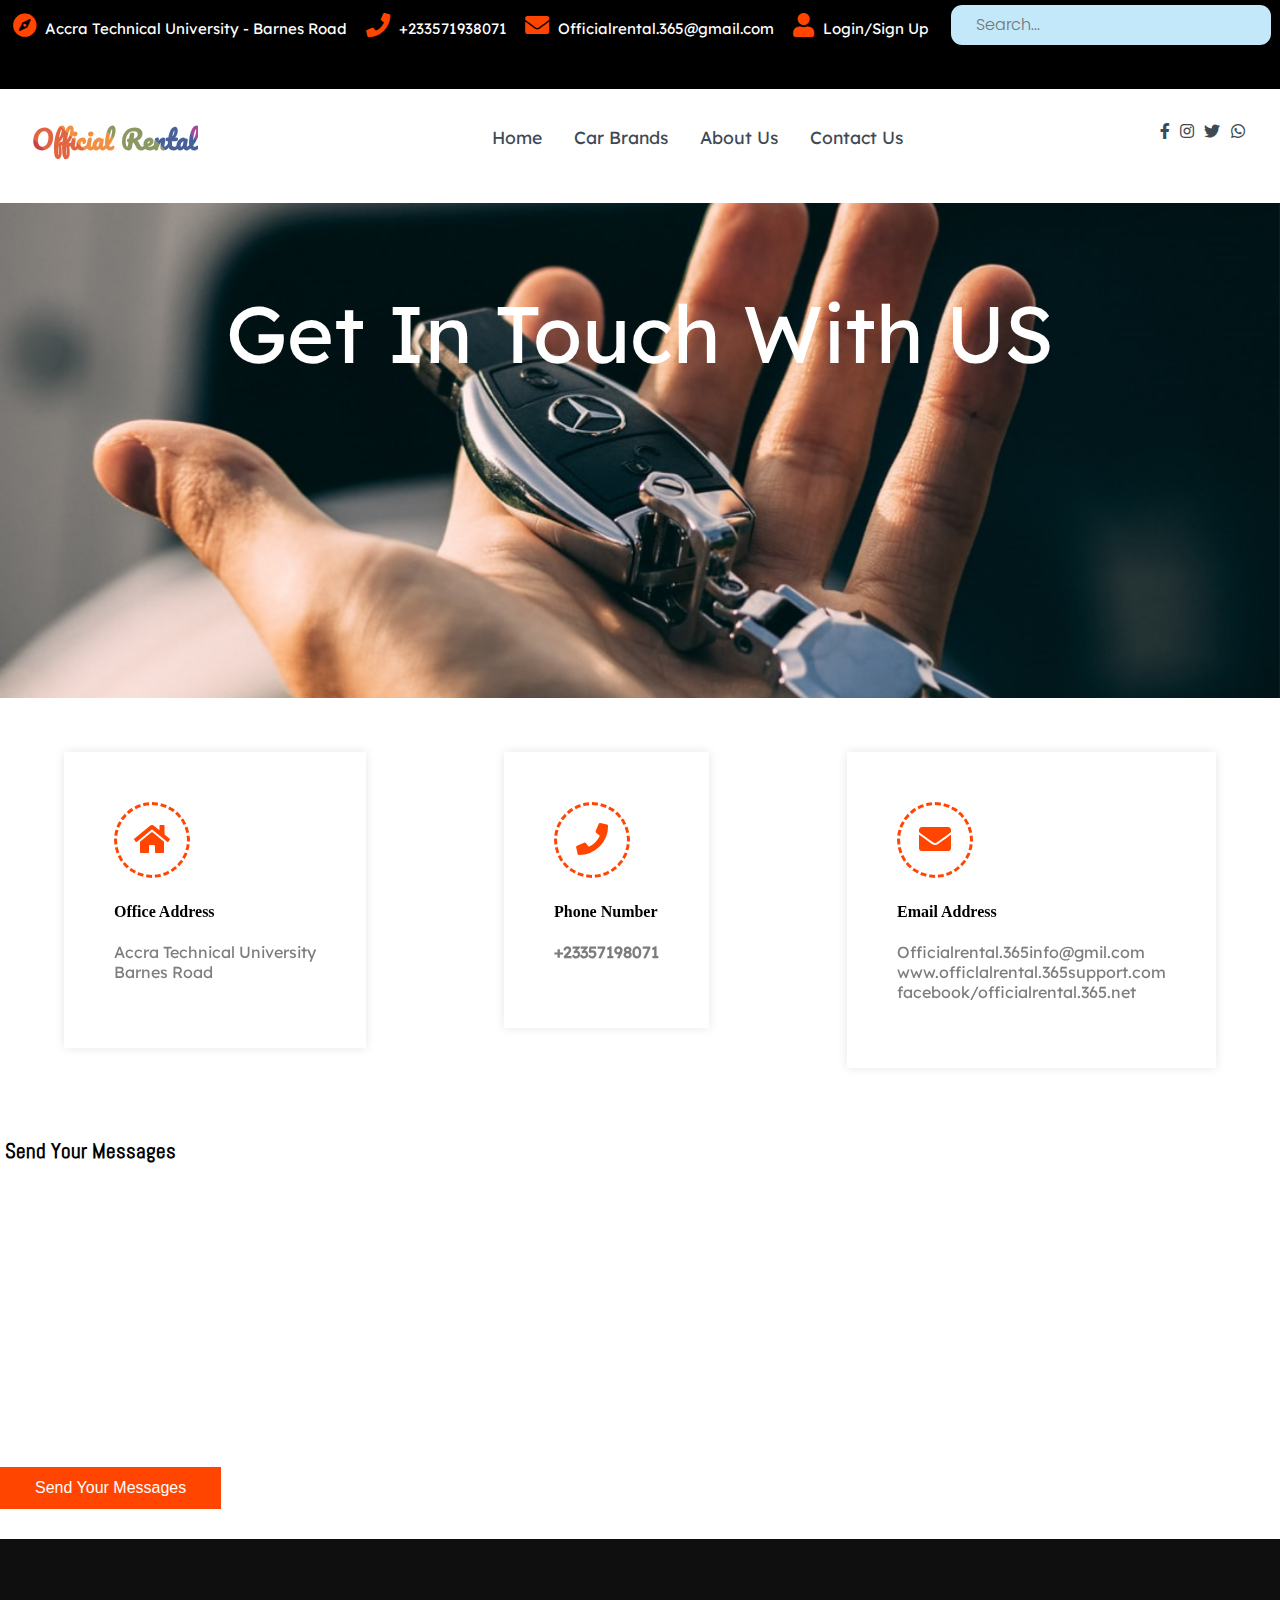
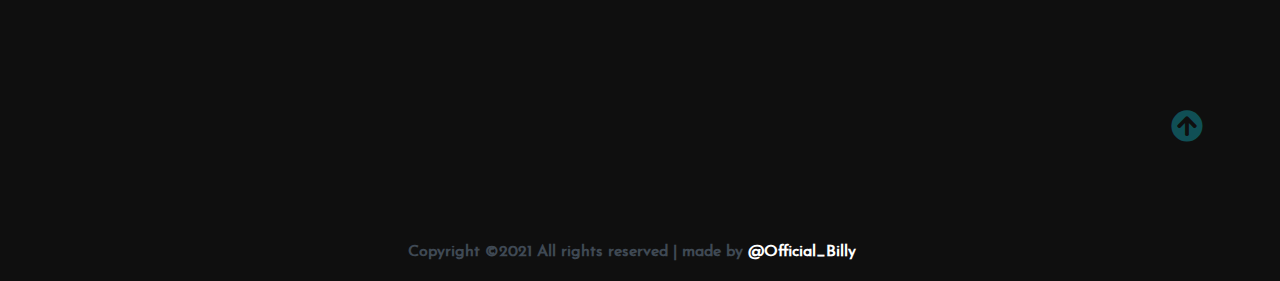
<file: pages/contact.html>
<!DOCTYPE html>
<html lang="en">

<head>
    <link rel="shortcut icon" href="../assets/site-title-carousel/WEBpic.jpg" type="image/x-icon">
    <meta charset="UTF-8">
    <meta name="viewport" content="width=device-width, initial-scale=1.0">
    <meta http-equiv="X-UA-Compatible" content="ie=edge">
    <title>Official Rental</title>

    <link rel="stylesheet" href="../css/all.css">


    <link rel="stylesheet" href="../css/owl.carousel.min.css">
    <link rel="stylesheet" href="../css/owl.theme.default.min.css">


    <link rel="stylesheet" href="../css/aos.css">

   
    <link rel="stylesheet" href="../css/Style.css">
        
</head>

<body>

     <div class="contact-bar ">
        <li><i class="fa fa-compass"></i> Accra Technical University - Barnes Road</li>
        <li><i class="fa fa-phone"></i> +233571938071</li>
        <li><i class="fa fa-envelope"></i> Officialrental.365@gmail.com</li>
        <div class="login">
          <a href="./pages/signup.html"><i class="fas fa-user"></i> Login/Sign Up</a>
        </div>

            <form onsubmit="event.preventDefault();" role="search" aria-label="search" class="nav-search">
                <input class="search"  type="search" placeholder="Search..." autofocus required />
                <button class="search-btn" type="submit">Go</button>    
        </form>
      </div>


    <nav class="nav">
        <div class="nav-menu  flex-row">
            <div class="nav-brand">
                <a href="../index2.html" class="text-gray gradient-text">Official Rental</a>
            </div>
            <div class="toggle-collapse">
                <div class="toggle-icons">
                    <i class="fas fa-bars"></i>
                </div>
            </div>
            <div>
                <ul class="nav-items">
                    <li class="nav-link">
                        <a href="../index2.html">Home</a>
                    </li>
                    <li class="nav-link">
                        <a href="../pages/car-brands.html">Car Brands</a>
                    </li>
                    <!-- <li class="nav-link">
                        <a href="#">Archive</a>
                    </li> -->
                    <li class="nav-link ">
                        <a href="../pages/about.html">About Us</a>
                    </li>
                    <li class="nav-link">
                        <a href="../pages/contact.html">Contact Us</a>
                    </li>
                </ul>
            </div>
            <div class="social text-gray">
                <a href="#"><i class="fab fa-facebook-f"></i></a>
                <a href="#"><i class="fab fa-instagram"></i></a>
                <a href="#"><i class="fab fa-twitter"></i></a>
                <a href="#"><i class="fab fa-whatsapp"></i></a>
            </div>
        </div>
    </nav>

  <section class="hero">
    <div class="hero-text" data-aos="fade-right" data-aos-delay="400">
      Get In Touch With US 
    </div>
  </section>
    <br><br><br>
    <section class="contact-section pt-120 pb-120 ">
        <div class="container ">
          <div class="row flex">
            <div class="col-lg-4">
              <div class="contact-item  text-center" data-aos="fade-right" data-aos-delay="400">
                <div class="icon"><i class="fa fa-home"></i></div>
                <div class="content">
                  <h4 class="title">office address</h4>
                  <p>Accra Technical University <br/> Barnes Road</p>
                </div>
              </div>
            </div>
            <div class="col-lg-4">
              <div class="contact-item text-center" data-aos="fade-up" data-aos-delay="400">
                <div class="icon"><i class="fa fa-phone"></i></div>
                <div class="content">
                  <h4 class="title">Phone Number</h4>
                  <p><strong>+23357198071</strong></p>
                </div>
              </div>
            </div>
              <div class="contact-item text-center" data-aos="fade-left" data-aos-delay="400">
                <div class="icon"><i class="fa fa-envelope"></i></div>
                <div class="content">
                  <h4 class="title">Email Address</h4>
                  <p>Officialrental.365info@gmil.com<br/>www.officlalrental.365support.com<br/>facebook/officialrental.365.net</p>
                </div>
              </div>
            </div>
          </div>
          <div class="row">
            <div class="col-lg-12">
              <div class="contact-form-area">
                <h3 class="title">send your messages</h3>
                <form class="contact-form">
                  <div class="row">
                      <div class="input">
                        <div class="col-lg-6" id="input" data-aos="fade-right" data-aos-delay="400">
                            <div class="frm-group">
                              <input type="text" name="contact_name" class="input-field" id="contact_name" placeholder="Name" required>
                            </div>
                          </div>
                          <div class="col-lg-6" id="input1" data-aos="fade-left" data-aos-delay="400">
                            <div class="frm-group">
                              <input type="email" name="contact_email" class="input-field" id="contact_email" placeholder="Email" required>
                            </div>
                          </div>
                      </div>
                    
                    <div class="col-lg-12">
                      <div class="frm-group" data-aos="fade-up" data-aos-delay="400">
                        <textarea type="text" placeholder="Write your comment" class="input-field"></textarea>
                      </div>
                    </div>
                    <div class="col-lg-12">
                      <div class="frm-group">
                        <input type="submit" name="contact_submit" id="contact_submit" value="send your messages">
                      </div>
                    </div>
                  </div>
                </form>
              </div>
            </div>
          </div>
        </div>
      </section>


    <footer class="footer">
        <div class="container">
            <div class="about-us" data-aos="fade-right" data-aos-delay="200">
                <h2>About us</h2>
                <p>Lorem ipsum dolor sit amet consectetur adipisicing elit. Accusantium quia atque nemo ad modi officiis
                    iure, autem nulla tenetur repellendus.</p>
            </div>
            <div class="newsletter" data-aos="fade-right" data-aos-delay="200">
                <h2>Newsletter</h2>
                <p>Stay update with our latest</p>
                <div class="form-element">
                    <input type="text" placeholder="Email"><span><i class="fas fa-chevron-right"></i></span>
                </div>
            </div>
            <div class="follow" data-aos="fade-left" data-aos-delay="200">
                <h2>Follow us</h2>
                <p>Let us be Social</p>
                <div>
                    <i class="fab fa-facebook-f"></i>
                    <i class="fab fa-twitter"></i>
                    <i class="fab fa-instagram"></i>
                    <i class="fab fa-youtube"></i>
                </div>
            </div>
        </div>
        <div class="rights flex-row">
            <h4 class="text-gray">
            Copyright ©2021 All rights reserved | made by
            <a href="#" target="_black">@Official_Billy<i class="fab fa-users"></i></a>
        </h4>
        </div>
        <div class="move-up">
            <span><i class="fas fa-arrow-circle-up fa-2x"></i></span>
        </div>
    </footer>

    <script src="../js/Jquery3.4.1.min.js"></script>

    <script src="../js/owl.carousel.min.js"></script>


    <script src="../js/aos.js"></script>

 
    <script src="../js/main.js"></script>
    <script src="../js/custom.js"></script>
</body>

</html>
</file>
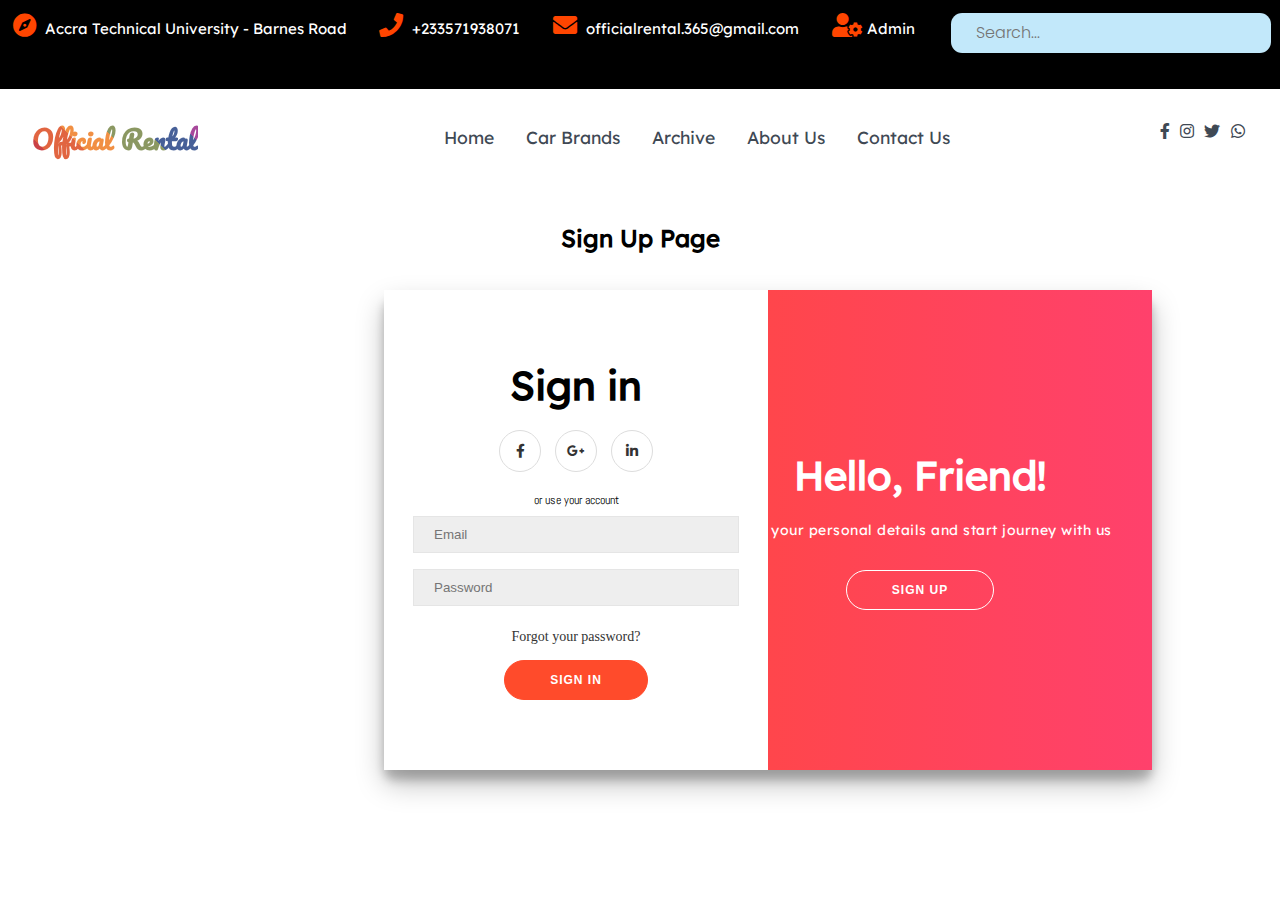
<file: pages/signup.html>
<!DOCTYPE html>
<html lang="en">
<head>
    <meta charset="UTF-8">
    <meta http-equiv="X-UA-Compatible" content="IE=edge">
    <meta name="viewport" content="width=device-width, initial-scale=1.0">
    <title>Sign in / Sign up page"</title>

    <link rel="stylesheet" href="../css/signup.css">
	<link rel="stylesheet" href="../css/Style.css">

	<link rel="stylesheet" href="../css/all.css">
    
    
</head>
<body>

     <div class="contact-bar ">
        <li><i class="fa fa-compass"></i> Accra Technical University - Barnes Road</li>
        <li><i class="fa fa-phone"></i> +233571938071</li>
        <li><i class="fa fa-envelope"></i> officialrental.365@gmail.com</li>
        <div class="login">
          <a href="../pages/admin/index.html"><i class="fas fa-user-cog"></i>Admin</a>
        </div>
           
            <form onsubmit="event.preventDefault();" role="search" aria-label="search" class="nav-search">
                <input class="search"  type="search" placeholder="Search..." autofocus required />
                <button class="search-btn" type="submit">Go</button>    
        </form>
      </div>

    <nav class="nav">
        <div class="nav-menu  flex-row">
            <div class="nav-brand">
                <a href="#" class="text-gray gradient-text">Official Rental</a>
            </div>
            <div class="toggle-collapse">
                <div class="toggle-icons">
                    <i class="fas fa-bars"></i>
                </div>
            </div>
            <div>
                <ul class="nav-items">
                    <li class="nav-link">
                        <a href="../Index.html">Home</a>
                    </li>
                    <li class="nav-link">
                        <a href="./car-brands.html">Car Brands</a>
                    </li>
                    <li class="nav-link">
                        <a href="#">Archive</a>
                    </li>
                    <li class="nav-link ">
                        <a href="./about.html">About Us</a>
                    </li>
                    <li class="nav-link">
                        <a href="./contact.html">Contact Us</a>
                    </li>
                </ul>
            </div>
            <div class="social text-gray">
                <a href="#"><i class="fab fa-facebook-f"></i></a>
                <a href="#"><i class="fab fa-instagram"></i></a>
                <a href="#"><i class="fab fa-twitter"></i></a>
                <a href="#"><i class="fab fa-whatsapp"></i></a>
            </div>
        </div>
    </nav>


    <h2 class="h2 title">Sign Up Page </h2>
	<br>
<div class="container" id="container">
	<div class="form-container sign-up-container">
		<form action="#" class="form">
			<h1>Create Account</h1>
			<div class="social-container">
				<a href="#" class="social"><i class="fab fa-facebook-f"></i></a>
				<a href="#" class="social"><i class="fab fa-google-plus-g"></i></a>
				<a href="#" class="social"><i class="fab fa-linkedin-in"></i></a>
			</div>
			<span>or use your email for registration</span>
			<input type="text" placeholder="Name" required />
			<input type="email" placeholder="Email" required/>
			<input type="password" placeholder="Password" required/>
			<button class="button">Sign Up</button>
		</form>
	</div>
	<div class="form-container sign-in-container">
		<form action="../pages/user.html" class="form">
			<h1 class="h1">Sign in</h1>
			<div class="social-container">
				<a href="#" class="social a"><i class="fab fa-facebook-f"></i></a>
				<a href="#" class="social a"><i class="fab fa-google-plus-g"></i></a>
				<a href="#" class="social a"><i class="fab fa-linkedin-in"></i></a>
			</div>
			<span class="span">or use your account</span>
			<input type="email" placeholder="Email" required/>
			<input type="password" placeholder="Password" required />
			<a href="#" class="a">Forgot your password?</a>
			<button class="button">Sign In</button>
		</form>
	</div>
	<div class="overlay-container">
		<div class="overlay">
			<div class="overlay-panel overlay-left">
				<h1 class="h1">Welcome Back!</h1>
				<p style="color: white;">To keep connected with us please login</p> 
                <p style="color: white;"> with your personal info</p>
				<button class="ghost" id="signIn" class="button">Sign In</button>
			</div>
			<div class="overlay-panel overlay-right">
				<h1 class="h1">Hello, Friend!</h1>
				<p style="color: white;">Enter your personal details and start journey with us</p>
				<button class="ghost" id="signUp" class="button">Sign Up</button>
			</div>
		</div>
	</div>
</div>


<script src="../js/signup.js"></script>
</body>
</html>
</file>
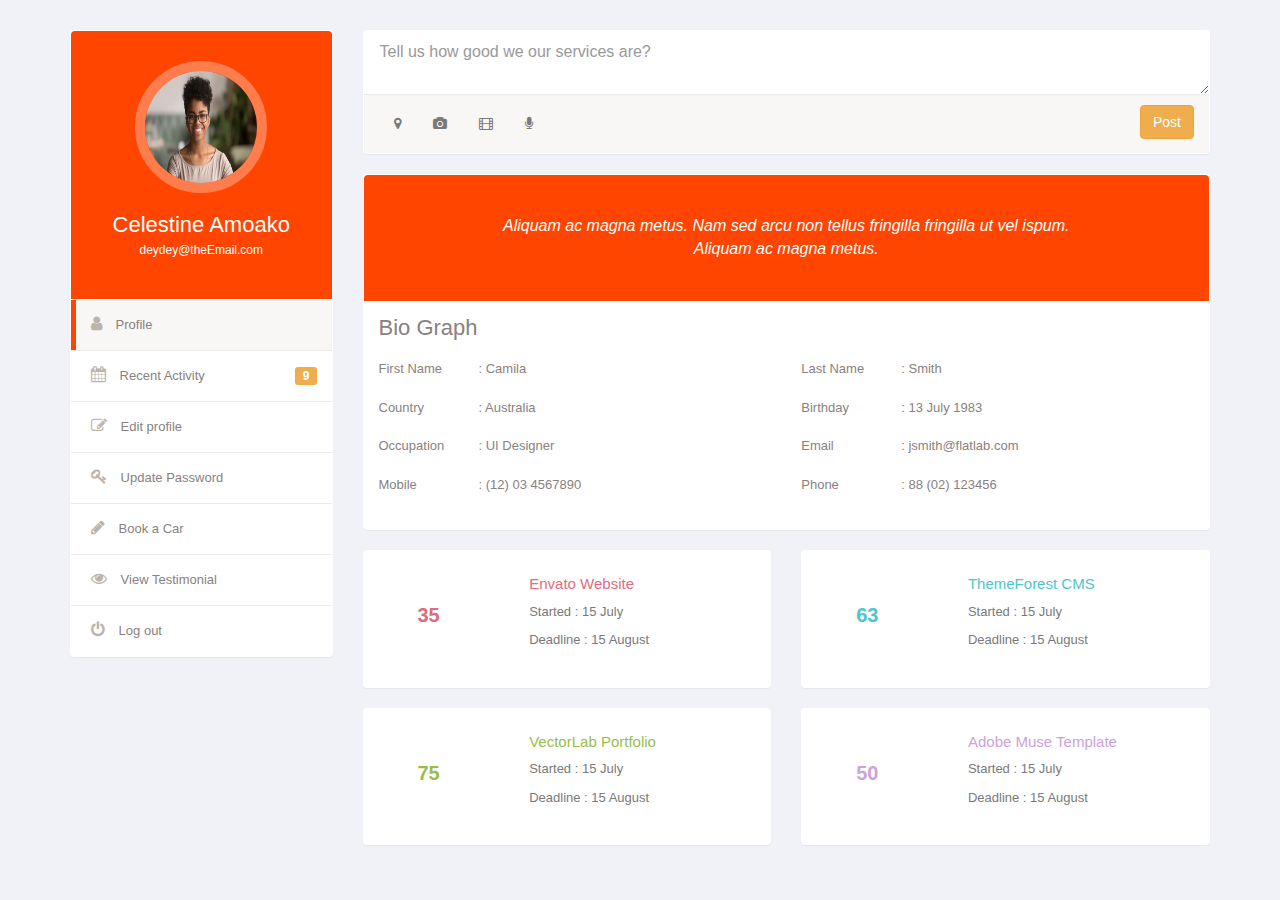
<file: pages/user.html>
<!DOCTYPE html>
<html lang="en">
<head>
    <link rel="shortcut icon" href="/assets/site-title-carousel/WEBpic.jpg" type="image/x-icon">
    <meta charset="UTF-8">
    <meta http-equiv="X-UA-Compatible" content="IE=edge">
    <meta name="viewport" content="width=device-width, initial-scale=1.0">
    <title> User Profile</title>
     <link href="http://netdna.bootstrapcdn.com/bootstrap/3.3.4/css/bootstrap.min.css" rel="stylesheet">
    <link rel="stylesheet" href="../css/user.css">
</head>
<body>
<link href="https://maxcdn.bootstrapcdn.com/font-awesome/4.3.0/css/font-awesome.min.css" rel="stylesheet">
<div class="container bootstrap snippets bootdey">
<div class="row">
  <div class="profile-nav col-md-3">
      <div class="panel">
          <div class="user-heading round">
              <a href="#">
                  <img src="/assets/car-lists/logos/card-1.jpg" alt="">
              </a>
              <h1>Celestine Amoako</h1>
              <p>deydey@theEmail.com</p>
          </div>

          <ul class="nav nav-pills nav-stacked">
              <li class="active"><a href="#"> <i class="fa fa-user"></i> Profile</a></li>
              <li><a href="#"> <i class="fa fa-calendar"></i> Recent Activity <span class="label label-warning pull-right r-activity">9</span></a></li>
              <li><a  data-toggle="modal" href="#edit_personal_details"> <i class="fa fa-edit"></i> Edit profile</a></li>
              <li><a  data-toggle="tab" href="#password_tab"> <i class="fa fa-key"></i> Update Password</a></li>
              <li><a href="#"> <i class="fa fa-pencil"></i> Book a Car</a></li>
              <li><a href="#"> <i class="fa fa-eye"></i> View Testimonial</a></li>
              <li><a href="../Index.html"> <i class="fa fa-power-off"></i> Log out</a></li>
          </ul>
      </div>

      	<!-- Edit Details Modal -->
          <div class="col-lg-12">
                <div class="modal fade" id="edit_personal_details" aria-hidden="true" role="dialog">
            <div class="modal-dialog modal-dialog-centered" role="document" >
                <div class="modal-content">
                    <div class="modal-header">
                        <h5 class="modal-title">Personal Details</h5>
                        <button type="button" class="close" data-dismiss="modal" aria-label="Close">
                            <span aria-hidden="true">&times;</span>
                        </button>
                    </div>
                    <div class="modal-body">
                        <form>
                            <div class="row form-row">
                                <div class="col-12 col-sm-6">
                                    <div class="form-group">
                                        <label>First Name</label>
                                        <input type="text" class="form-control" value="John">
                                    </div>
                                </div>
                                <div class="col-12 col-sm-6">
                                    <div class="form-group">
                                        <label>Last Name</label>
                                        <input type="text"  class="form-control" value="Doe">
                                    </div>
                                </div>
                                <div class="col-12">
                                    <div class="form-group">
                                        <label>Date of Birth</label>
                                        <div class="cal-icon">
                                            <input type="text" class="form-control" value="24-07-1983">
                                        </div>
                                    </div>
                                </div>
                                <div class="col-12 col-sm-6">
                                    <div class="form-group">
                                        <label>Email ID</label>
                                        <input type="email" class="form-control" value="johndoe@example.com">
                                    </div>
                                </div>
                                <div class="col-12 col-sm-6">
                                    <div class="form-group">
                                        <label>Mobile</label>
                                        <input type="text" value="+1 202-555-0125" class="form-control">
                                    </div>
                                </div>
                                <div class="col-12">
                                    <h5 class="form-title"><span>Address</span></h5>
                                </div>
                                <div class="col-12">
                                    <div class="form-group">
                                    <label>Address</label>
                                        <input type="text" class="form-control" value="4663 Agriculture Lane">
                                    </div>
                                </div>
                                <div class="col-12 col-sm-6">
                                    <div class="form-group">
                                        <label>City</label>
                                        <input type="text" class="form-control" value="Miami">
                                    </div>
                                </div>
                                <div class="col-12 col-sm-6">
                                    <div class="form-group">
                                        <label>State</label>
                                        <input type="text" class="form-control" value="Florida">
                                    </div>
                                </div>
                                <div class="col-12 col-sm-6">
                                    <div class="form-group">
                                        <label>Zip Code</label>
                                        <input type="text" class="form-control" value="22434">
                                    </div>
                                </div>
                                <div class="col-12 col-sm-6">
                                    <div class="form-group">
                                        <label>Country</label>
                                        <input type="text" class="form-control" value="United States">
                                    </div>
                                </div>
                            </div>
                            <button type="submit" class="btn btn-primary btn-block">Save Changes</button>
                        </form>
                    </div>
                </div>
        </div>
											</div>
											<!-- /Edit Details Modal -->
          </div>


          	<!-- Change Password Tab -->
    <div id="password_tab" class="modal fade ">
        <div class="card">
            <div class="card-body">
                <h5 class="card-title">Change Password</h5>
                <div class="row">
                    <div class="col-md-10 col-lg-6">
                        <form>
                            <div class="form-group">
                                <label>Old Password</label>
                                <input type="password" class="form-control">
                            </div>
                            <div class="form-group">
                                <label>New Password</label>
                                <input type="password" class="form-control">
                            </div>
                            <div class="form-group">
                                <label>Confirm Password</label>
                                <input type="password" class="form-control">
                            </div>
                            <button class="btn btn-primary" type="submit">Save Changes</button>
                        </form>
                    </div>
                </div>
            </div>
        </div>
    </div>
    <!-- /Change Password Tab -->
											


  </div>
  <div class="profile-info col-md-9">
      <div class="panel">
          <form>
              <textarea placeholder="Tell us how good we our services are?" rows="2" class="form-control input-lg p-text-area"></textarea>
          </form>
          <footer class="panel-footer">
              <button class="btn btn-warning pull-right">Post</button>
              <ul class="nav nav-pills">
                  <li>
                      <a href="#"><i class="fa fa-map-marker"></i></a>
                  </li>
                  <li>
                      <a href="#"><i class="fa fa-camera"></i></a>
                  </li>
                  <li>
                      <a href="#"><i class=" fa fa-film"></i></a>
                  </li>
                  <li>
                      <a href="#"><i class="fa fa-microphone"></i></a>
                  </li>
              </ul>
          </footer>
      </div>
      <div class="panel">
          <div class="bio-graph-heading">
              Aliquam ac magna metus. Nam sed arcu non tellus fringilla fringilla ut vel ispum. Aliquam ac magna metus.
          </div>
          <div class="panel-body bio-graph-info">
              <h1>Bio Graph</h1>
              <div class="row">
                  <div class="bio-row">
                      <p><span>First Name </span>: Camila</p>
                  </div>
                  <div class="bio-row">
                      <p><span>Last Name </span>: Smith</p>
                  </div>
                  <div class="bio-row">
                      <p><span>Country </span>: Australia</p>
                  </div>
                  <div class="bio-row">
                      <p><span>Birthday</span>: 13 July 1983</p>
                  </div>
                  <div class="bio-row">
                      <p><span>Occupation </span>: UI Designer</p>
                  </div>
                  <div class="bio-row">
                      <p><span>Email </span>: jsmith@flatlab.com</p>
                  </div>
                  <div class="bio-row">
                      <p><span>Mobile </span>: (12) 03 4567890</p>
                  </div>
                  <div class="bio-row">
                      <p><span>Phone </span>: 88 (02) 123456</p>
                  </div>
              </div>
          </div>
      </div>
      <div>
          <div class="row">
              <div class="col-md-6">
                  <div class="panel">
                      <div class="panel-body">
                          <div class="bio-chart">
                              <div style="display:inline;width:100px;height:100px;"><canvas width="100" height="100px"></canvas><input class="knob" data-width="100" data-height="100" data-displayprevious="true" data-thickness=".2" value="35" data-fgcolor="#e06b7d" data-bgcolor="#e8e8e8" style="width: 54px; height: 33px; position: absolute; vertical-align: middle; margin-top: 33px; margin-left: -77px; border: 0px; font-weight: bold; font-style: normal; font-variant: normal; font-stretch: normal; font-size: 20px; line-height: normal; font-family: Arial; text-align: center; color: rgb(224, 107, 125); padding: 0px; -webkit-appearance: none; background: none;"></div>
                          </div>
                          <div class="bio-desk">
                              <h4 class="red">Envato Website</h4>
                              <p>Started : 15 July</p>
                              <p>Deadline : 15 August</p>
                          </div>
                      </div>
                  </div>
              </div>
              <div class="col-md-6">
                  <div class="panel">
                      <div class="panel-body">
                          <div class="bio-chart">
                              <div style="display:inline;width:100px;height:100px;"><canvas width="100" height="100px"></canvas><input class="knob" data-width="100" data-height="100" data-displayprevious="true" data-thickness=".2" value="63" data-fgcolor="#4CC5CD" data-bgcolor="#e8e8e8" style="width: 54px; height: 33px; position: absolute; vertical-align: middle; margin-top: 33px; margin-left: -77px; border: 0px; font-weight: bold; font-style: normal; font-variant: normal; font-stretch: normal; font-size: 20px; line-height: normal; font-family: Arial; text-align: center; color: rgb(76, 197, 205); padding: 0px; -webkit-appearance: none; background: none;"></div>
                          </div>
                          <div class="bio-desk">
                              <h4 class="terques">ThemeForest CMS </h4>
                              <p>Started : 15 July</p>
                              <p>Deadline : 15 August</p>
                          </div>
                      </div>
                  </div>
              </div>
              <div class="col-md-6">
                  <div class="panel">
                      <div class="panel-body">
                          <div class="bio-chart">
                              <div style="display:inline;width:100px;height:100px;"><canvas width="100" height="100px"></canvas><input class="knob" data-width="100" data-height="100" data-displayprevious="true" data-thickness=".2" value="75" data-fgcolor="#96be4b" data-bgcolor="#e8e8e8" style="width: 54px; height: 33px; position: absolute; vertical-align: middle; margin-top: 33px; margin-left: -77px; border: 0px; font-weight: bold; font-style: normal; font-variant: normal; font-stretch: normal; font-size: 20px; line-height: normal; font-family: Arial; text-align: center; color: rgb(150, 190, 75); padding: 0px; -webkit-appearance: none; background: none;"></div>
                          </div>
                          <div class="bio-desk">
                              <h4 class="green">VectorLab Portfolio</h4>
                              <p>Started : 15 July</p>
                              <p>Deadline : 15 August</p>
                          </div>
                      </div>
                  </div>
              </div>
              <div class="col-md-6">
                  <div class="panel">
                      <div class="panel-body">
                          <div class="bio-chart">
                              <div style="display:inline;width:100px;height:100px;"><canvas width="100" height="100px"></canvas><input class="knob" data-width="100" data-height="100" data-displayprevious="true" data-thickness=".2" value="50" data-fgcolor="#cba4db" data-bgcolor="#e8e8e8" style="width: 54px; height: 33px; position: absolute; vertical-align: middle; margin-top: 33px; margin-left: -77px; border: 0px; font-weight: bold; font-style: normal; font-variant: normal; font-stretch: normal; font-size: 20px; line-height: normal; font-family: Arial; text-align: center; color: rgb(203, 164, 219); padding: 0px; -webkit-appearance: none; background: none;"></div>
                          </div>
                          <div class="bio-desk">
                              <h4 class="purple">Adobe Muse Template</h4>
                              <p>Started : 15 July</p>
                              <p>Deadline : 15 August</p>
                          </div>
                      </div>
                  </div>
              </div>
          </div>
      </div>
  </div>
</div>
</div>
<script src="http://code.jquery.com/jquery-1.10.2.min.js"></script>
<script src="http://netdna.bootstrapcdn.com/bootstrap/3.3.4/js/bootstrap.min.js"></script>
<script type="text/javascript">
	
</script>
</body>
</html>
</file>
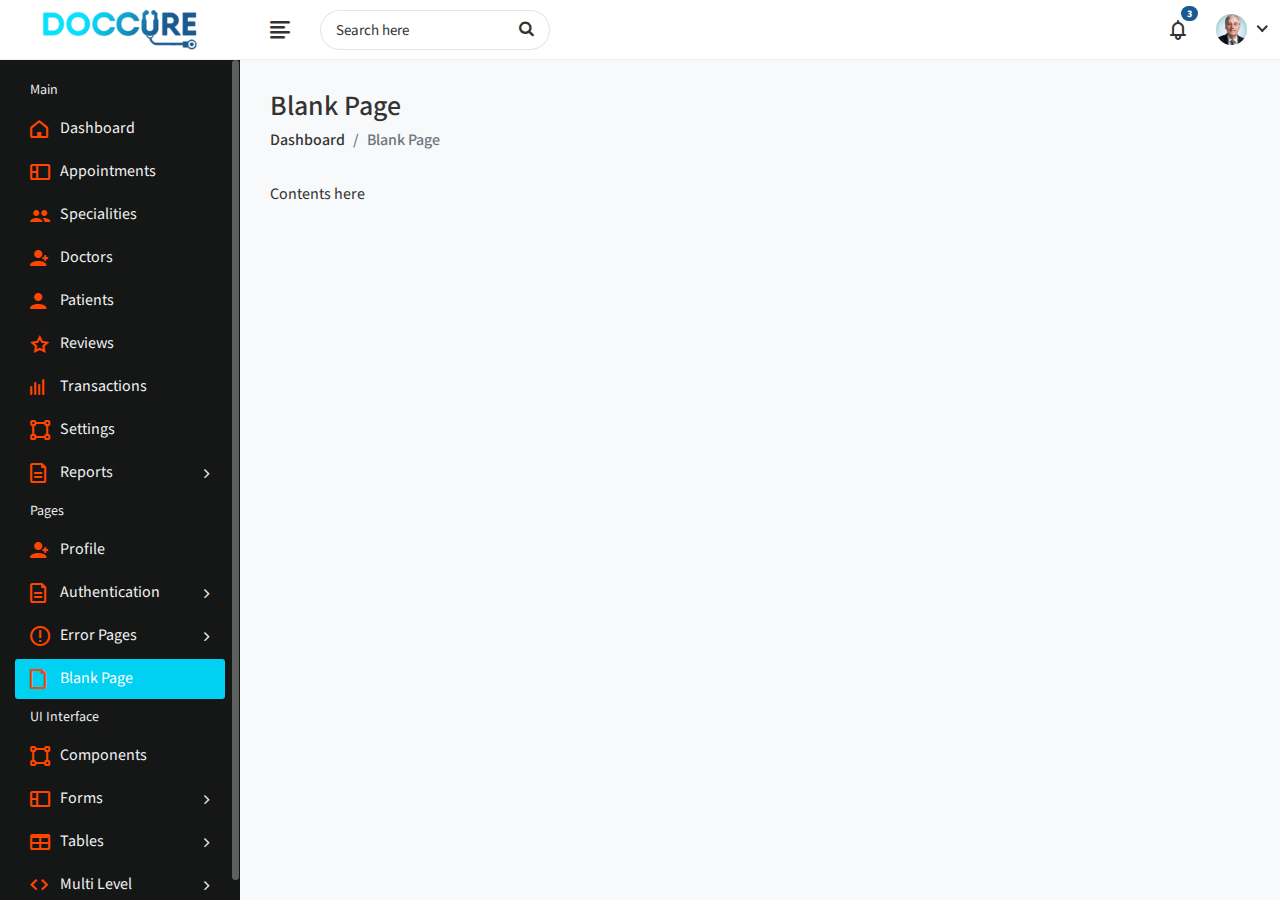
<file: pages/admin/blank-page.html>
<!DOCTYPE html>
<html lang="en">
    
<!-- Mirrored from dreamguys.co.in/demo/doccure/admin/blank-page.html by HTTrack Website Copier/3.x [XR&CO'2014], Sat, 30 Nov 2019 04:12:53 GMT -->
<head>
        <meta charset="utf-8">
        <meta name="viewport" content="width=device-width, initial-scale=1.0, user-scalable=0">
        <title>Doccure - Blank Page</title>
		
		<!-- Favicon -->
        <link rel="shortcut icon" type="image/x-icon" href="assets/img/favicon.png">
		
		<!-- Bootstrap CSS -->
        <link rel="stylesheet" href="assets/css/bootstrap.min.css">
		
		<!-- Fontawesome CSS -->
        <link rel="stylesheet" href="assets/css/font-awesome.min.css">
		
		<!-- Feathericon CSS -->
        <link rel="stylesheet" href="assets/css/feathericon.min.css">
		
		<!-- Main CSS -->
        <link rel="stylesheet" href="assets/css/style.css">
		
		<!--[if lt IE 9]>
			<script src="assets/js/html5shiv.min.js"></script>
			<script src="assets/js/respond.min.js"></script>
		<![endif]-->
    </head>
    <body>
	
		<!-- Main Wrapper -->
        <div class="main-wrapper">
		
			<!-- Header -->
            <div class="header">
			
				<!-- Logo -->
                <div class="header-left">
                    <a href="index.html" class="logo">
						<img src="assets/img/logo.png" alt="Logo">
					</a>
					<a href="index.html" class="logo logo-small">
						<img src="assets/img/logo-small.png" alt="Logo" width="30" height="30">
					</a>
                </div>
				<!-- /Logo -->
				
				<a href="javascript:void(0);" id="toggle_btn">
					<i class="fe fe-text-align-left"></i>
				</a>
				
				<div class="top-nav-search">
					<form>
						<input type="text" class="form-control" placeholder="Search here">
						<button class="btn" type="submit"><i class="fa fa-search"></i></button>
					</form>
				</div>
				
				<!-- Mobile Menu Toggle -->
				<a class="mobile_btn" id="mobile_btn">
					<i class="fa fa-bars"></i>
				</a>
				<!-- /Mobile Menu Toggle -->
				
				<!-- Header Right Menu -->
				<ul class="nav user-menu">
					

					<li class="nav-item dropdown noti-dropdown">
						<a href="#" class="dropdown-toggle nav-link" data-toggle="dropdown">
							<i class="fe fe-bell"></i> <span class="badge badge-pill">3</span>
						</a>
						<div class="dropdown-menu notifications">
							<div class="topnav-dropdown-header">
								<span class="notification-title">Notifications</span>
								<a href="javascript:void(0)" class="clear-noti"> Clear All </a>
							</div>
							<div class="noti-content">
								<ul class="notification-list">
									<li class="notification-message">
										<a href="#">
											<div class="media">
												<span class="avatar avatar-sm">
													<img class="avatar-img rounded-circle" alt="User Image" src="assets/img/doctors/doctor-thumb-01.jpg">
												</span>
												<div class="media-body">
													<p class="noti-details"><span class="noti-title">Dr. Ruby Perrin</span> Schedule <span class="noti-title">her appointment</span></p>
													<p class="noti-time"><span class="notification-time">4 mins ago</span></p>
												</div>
											</div>
										</a>
									</li>
									<li class="notification-message">
										<a href="#">
											<div class="media">
												<span class="avatar avatar-sm">
													<img class="avatar-img rounded-circle" alt="User Image" src="assets/img/patients/patient1.jpg">
												</span>
												<div class="media-body">
													<p class="noti-details"><span class="noti-title">Charlene Reed</span> has booked her appointment to <span class="noti-title">Dr. Ruby Perrin</span></p>
													<p class="noti-time"><span class="notification-time">6 mins ago</span></p>
												</div>
											</div>
										</a>
									</li>
									<li class="notification-message">
										<a href="#">
											<div class="media">
												<span class="avatar avatar-sm">
													<img class="avatar-img rounded-circle" alt="User Image" src="assets/img/patients/patient2.jpg">
												</span>
												<div class="media-body">
												<p class="noti-details"><span class="noti-title">Travis Trimble</span> sent a amount of $210 for his <span class="noti-title">appointment</span></p>
												<p class="noti-time"><span class="notification-time">8 mins ago</span></p>
												</div>
											</div>
										</a>
									</li>
									<li class="notification-message">
										<a href="#">
											<div class="media">
												<span class="avatar avatar-sm">
													<img class="avatar-img rounded-circle" alt="User Image" src="assets/img/patients/patient3.jpg">
												</span>
												<div class="media-body">
													<p class="noti-details"><span class="noti-title">Carl Kelly</span> send a message <span class="noti-title"> to his doctor</span></p>
													<p class="noti-time"><span class="notification-time">12 mins ago</span></p>
												</div>
											</div>
										</a>
									</li>
								</ul>
							</div>
							<div class="topnav-dropdown-footer">
								<a href="#">View all Notifications</a>
							</div>
						</div>
					</li>
					<!-- /Notifications -->
					
					<!-- User Menu -->
					<li class="nav-item dropdown has-arrow">
						<a href="#" class="dropdown-toggle nav-link" data-toggle="dropdown">
							<span class="user-img"><img class="rounded-circle" src="assets/img/profiles/avatar-01.jpg" width="31" alt="Ryan Taylor"></span>
						</a>
						<div class="dropdown-menu">
							<div class="user-header">
								<div class="avatar avatar-sm">
									<img src="assets/img/profiles/avatar-01.jpg" alt="User Image" class="avatar-img rounded-circle">
								</div>
								<div class="user-text">
									<h6>Ryan Taylor</h6>
									<p class="text-muted mb-0">Administrator</p>
								</div>
							</div>
							<a class="dropdown-item" href="profile.html">My Profile</a>
							<a class="dropdown-item" href="settings.html">Settings</a>
							<a class="dropdown-item" href="login.html">Logout</a>
						</div>
					</li>
					<!-- /User Menu -->
					
				</ul>
				<!-- /Header Right Menu -->
				
            </div>
			<!-- /Header -->
			
			<!-- Sidebar -->
            <div class="sidebar" id="sidebar">
                <div class="sidebar-inner slimscroll">
					<div id="sidebar-menu" class="sidebar-menu">
						<ul>
							<li class="menu-title"> 
								<span>Main</span>
							</li>
							<li> 
								<a href="index.html"><i class="fe fe-home"></i> <span>Dashboard</span></a>
							</li>
							<li> 
								<a href="appointment-list.html"><i class="fe fe-layout"></i> <span>Appointments</span></a>
							</li>
							<li> 
								<a href="specialities.html"><i class="fe fe-users"></i> <span>Specialities</span></a>
							</li>
							<li> 
								<a href="doctor-list.html"><i class="fe fe-user-plus"></i> <span>Doctors</span></a>
							</li>
							<li> 
								<a href="patient-list.html"><i class="fe fe-user"></i> <span>Patients</span></a>
							</li>
							<li> 
								<a href="reviews.html"><i class="fe fe-star-o"></i> <span>Reviews</span></a>
							</li>
							<li> 
								<a href="transactions-list.html"><i class="fe fe-activity"></i> <span>Transactions</span></a>
							</li>
							<li> 
								<a href="settings.html"><i class="fe fe-vector"></i> <span>Settings</span></a>
							</li>
							<li class="submenu">
								<a href="#"><i class="fe fe-document"></i> <span> Reports</span> <span class="menu-arrow"></span></a>
								<ul style="display: none;">
									<li><a href="invoice-report.html">Invoice Reports</a></li>
								</ul>
							</li>
							<li class="menu-title"> 
								<span>Pages</span>
							</li>
							<li> 
								<a href="profile.html"><i class="fe fe-user-plus"></i> <span>Profile</span></a>
							</li>
							<li class="submenu">
								<a href="#"><i class="fe fe-document"></i> <span> Authentication </span> <span class="menu-arrow"></span></a>
								<ul style="display: none;">
									<li><a href="login.html"> Login </a></li>
									<li><a href="register.html"> Register </a></li>
									<li><a href="forgot-password.html"> Forgot Password </a></li>
									<li><a href="lock-screen.html"> Lock Screen </a></li>
								</ul>
							</li>
							<li class="submenu">
								<a href="#"><i class="fe fe-warning"></i> <span> Error Pages </span> <span class="menu-arrow"></span></a>
								<ul style="display: none;">
									<li><a href="error-404.html">404 Error </a></li>
									<li><a href="error-500.html">500 Error </a></li>
								</ul>
							</li>
							<li class="active"> 
								<a href="blank-page.html"><i class="fe fe-file"></i> <span>Blank Page</span></a>
							</li>
							<li class="menu-title"> 
								<span>UI Interface</span>
							</li>
							<li> 
								<a href="components.html"><i class="fe fe-vector"></i> <span>Components</span></a>
							</li>
							<li class="submenu">
								<a href="#"><i class="fe fe-layout"></i> <span> Forms </span> <span class="menu-arrow"></span></a>
								<ul style="display: none;">
									<li><a href="form-basic-inputs.html">Basic Inputs </a></li>
									<li><a href="form-input-groups.html">Input Groups </a></li>
									<li><a href="form-horizontal.html">Horizontal Form </a></li>
									<li><a href="form-vertical.html"> Vertical Form </a></li>
									<li><a href="form-mask.html"> Form Mask </a></li>
									<li><a href="form-validation.html"> Form Validation </a></li>
								</ul>
							</li>
							<li class="submenu">
								<a href="#"><i class="fe fe-table"></i> <span> Tables </span> <span class="menu-arrow"></span></a>
								<ul style="display: none;">
									<li><a href="tables-basic.html">Basic Tables </a></li>
									<li><a href="data-tables.html">Data Table </a></li>
								</ul>
							</li>
							<li class="submenu">
								<a href="javascript:void(0);"><i class="fe fe-code"></i> <span>Multi Level</span> <span class="menu-arrow"></span></a>
								<ul style="display: none;">
									<li class="submenu">
										<a href="javascript:void(0);"> <span>Level 1</span> <span class="menu-arrow"></span></a>
										<ul style="display: none;">
											<li><a href="javascript:void(0);"><span>Level 2</span></a></li>
											<li class="submenu">
												<a href="javascript:void(0);"> <span> Level 2</span> <span class="menu-arrow"></span></a>
												<ul style="display: none;">
													<li><a href="javascript:void(0);">Level 3</a></li>
													<li><a href="javascript:void(0);">Level 3</a></li>
												</ul>
											</li>
											<li><a href="javascript:void(0);"> <span>Level 2</span></a></li>
										</ul>
									</li>
									<li>
										<a href="javascript:void(0);"> <span>Level 1</span></a>
									</li>
								</ul>
							</li>
						</ul>
					</div>
                </div>
            </div>
			<!-- /Sidebar -->
			
			<!-- Page Wrapper -->
            <div class="page-wrapper">
                <div class="content container-fluid">
				
					<!-- Page Header -->
					<div class="page-header">
						<div class="row">
							<div class="col-sm-12">
								<h3 class="page-title">Blank Page</h3>
								<ul class="breadcrumb">
									<li class="breadcrumb-item"><a href="index.html">Dashboard</a></li>
									<li class="breadcrumb-item active">Blank Page</li>
								</ul>
							</div>
						</div>
					</div>
					<!-- /Page Header -->
					
					<div class="row">
						<div class="col-sm-12">
							Contents here
						</div>			
					</div>
					
				</div>			
			</div>
			<!-- /Page Wrapper -->
		
        </div>
		<!-- /Main Wrapper -->
		
		<!-- jQuery -->
        <script src="assets/js/jquery-3.2.1.min.js"></script>
		
		<!-- Bootstrap Core JS -->
        <script src="assets/js/popper.min.js"></script>
        <script src="assets/js/bootstrap.min.js"></script>
		
		<!-- Slimscroll JS -->
        <script src="assets/plugins/slimscroll/jquery.slimscroll.min.js"></script>
		
		<!-- Custom JS -->
		<script  src="assets/js/script.js"></script>
		
    </body>

<!-- Mirrored from dreamguys.co.in/demo/doccure/admin/blank-page.html by HTTrack Website Copier/3.x [XR&CO'2014], Sat, 30 Nov 2019 04:12:53 GMT -->
</html>
</file>
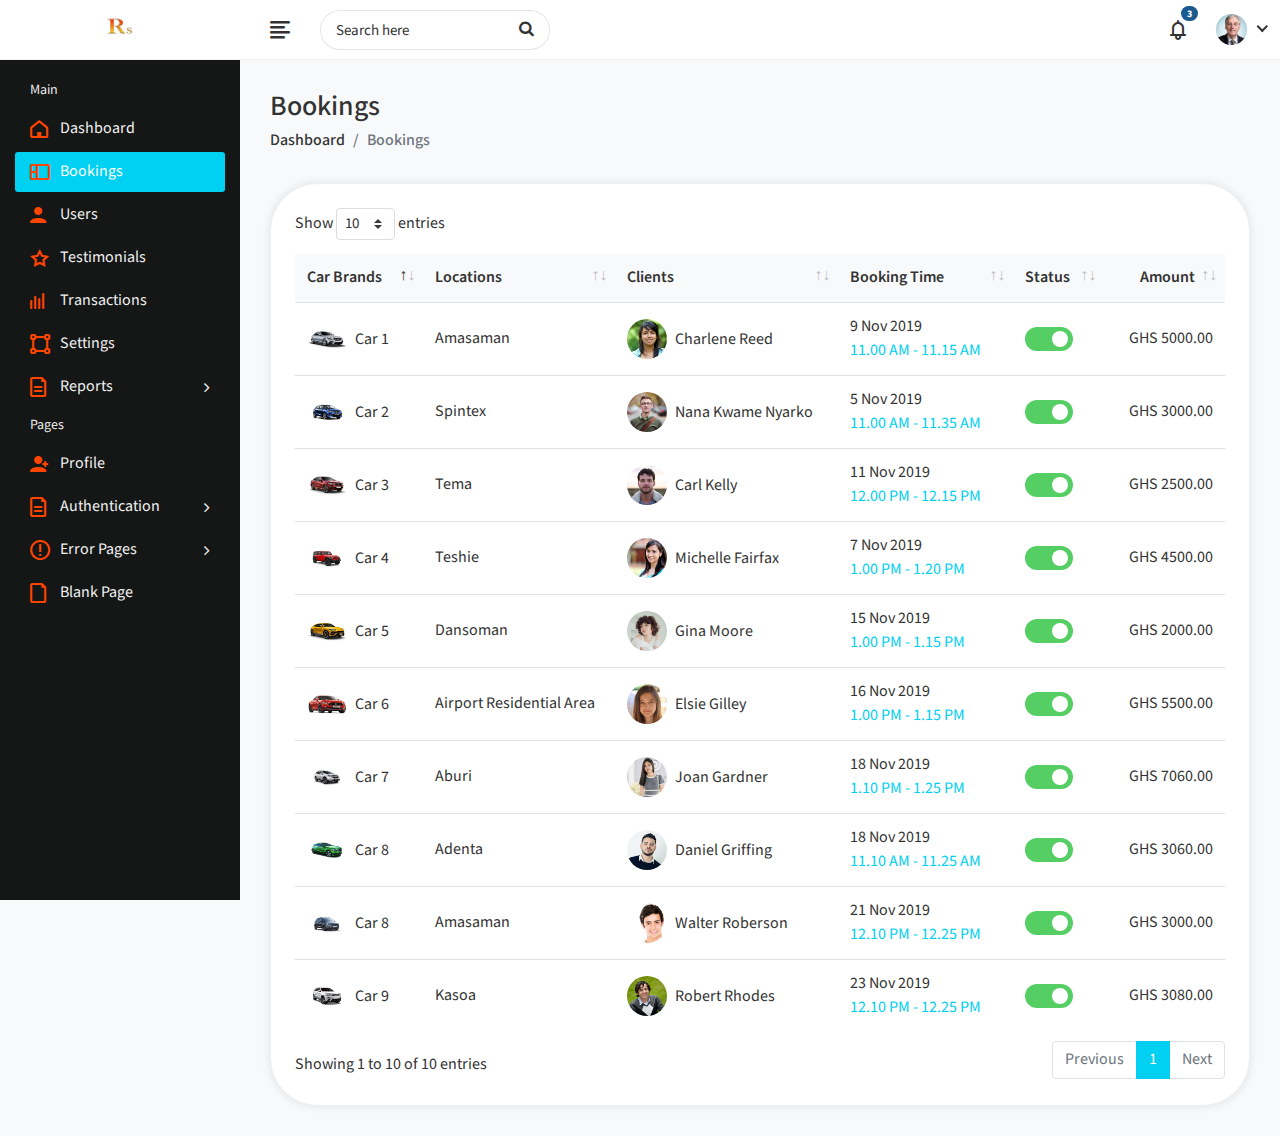
<file: pages/admin/bookings-list.html>
<!DOCTYPE html>
<html lang="en">
    
<!-- Mirrored from dreamguys.co.in/demo/doccure/admin/appointment-list.html by HTTrack Website Copier/3.x [XR&CO'2014], Sat, 30 Nov 2019 04:12:46 GMT -->
<head>
        <meta charset="utf-8">
        <meta name="viewport" content="width=device-width, initial-scale=1.0, user-scalable=0">
        <title>Bookings List Page</title>
		
		<!-- Favicon -->
        <link rel="shortcut icon" type="image/x-icon" href="/assets/site-title-carousel/WEBpic.jpg">
		
		<!-- Bootstrap CSS -->
        <link rel="stylesheet" href="assets/css/bootstrap.min.css">
		
		<!-- Fontawesome CSS -->
        <link rel="stylesheet" href="assets/css/font-awesome.min.css">
		
		<!-- Feathericon CSS -->
        <link rel="stylesheet" href="assets/css/feathericon.min.css">
		
		<!-- Datatables CSS -->
		<link rel="stylesheet" href="assets/plugins/datatables/datatables.min.css">
		
		<!-- Main CSS -->
        <link rel="stylesheet" href="assets/css/style.css">
		
		<!--[if lt IE 9]>
			<script src="assets/js/html5shiv.min.js"></script>
			<script src="assets/js/respond.min.js"></script>
		<![endif]-->
    </head>
    <body>
	
		<!-- Main Wrapper -->
        <div class="main-wrapper">
		
			<!-- Header -->
            <div class="header">
			
				<!-- Logo -->
                <div class="header-left">
                    <a href="index.html" class="logo">
						<img src="/assets/site-title-carousel/WEBpic.jpg" alt="Logo">
					</a>
					<a href="index.html" class="logo logo-small">
						<img src="assets/img/logo-small.png" alt="Logo" width="30" height="30">
					</a>
                </div>
				<!-- /Logo -->
				
				<a href="javascript:void(0);" id="toggle_btn">
					<i class="fe fe-text-align-left"></i>
				</a>
				
				<div class="top-nav-search">
					<form>
						<input type="text" class="form-control" placeholder="Search here">
						<button class="btn" type="submit"><i class="fa fa-search"></i></button>
					</form>
				</div>
				
				<!-- Mobile Menu Toggle -->
				<a class="mobile_btn" id="mobile_btn">
					<i class="fa fa-bars"></i>
				</a>
				<!-- /Mobile Menu Toggle -->
				
				<!-- Header Right Menu -->
				<ul class="nav user-menu">
					
					<!-- Notifications -->
					<li class="nav-item dropdown noti-dropdown">
						<a href="#" class="dropdown-toggle nav-link" data-toggle="dropdown">
							<i class="fe fe-bell"></i> <span class="badge badge-pill">3</span>
						</a>
						<div class="dropdown-menu notifications">
							<div class="topnav-dropdown-header">
								<span class="notification-title">Notifications</span>
								<a href="javascript:void(0)" class="clear-noti"> Clear All </a>
							</div>
							<div class="noti-content">
								<ul class="notification-list">
									<li class="notification-message">
										<a href="#">
											<div class="media">
												<span class="avatar avatar-sm">
													<img class="avatar-img rounded-circle" alt="User Image" src="assets/img/doctors/doctor-thumb-01.jpg">
												</span>
												<div class="media-body">
													<p class="noti-details"><span class="noti-title">Dr. Ruby Perrin</span> Schedule <span class="noti-title">her appointment</span></p>
													<p class="noti-time"><span class="notification-time">4 mins ago</span></p>
												</div>
											</div>
										</a>
									</li>
									<li class="notification-message">
										<a href="#">
											<div class="media">
												<span class="avatar avatar-sm">
													<img class="avatar-img rounded-circle" alt="User Image" src="assets/img/patients/patient1.jpg">
												</span>
												<div class="media-body">
													<p class="noti-details"><span class="noti-title">Charlene Reed</span> has booked her appointment to <span class="noti-title">Dr. Ruby Perrin</span></p>
													<p class="noti-time"><span class="notification-time">6 mins ago</span></p>
												</div>
											</div>
										</a>
									</li>
									<li class="notification-message">
										<a href="#">
											<div class="media">
												<span class="avatar avatar-sm">
													<img class="avatar-img rounded-circle" alt="User Image" src="assets/img/patients/patient2.jpg">
												</span>
												<div class="media-body">
												<p class="noti-details"><span class="noti-title">Travis Trimble</span> sent a amount of $210 for his <span class="noti-title">appointment</span></p>
												<p class="noti-time"><span class="notification-time">8 mins ago</span></p>
												</div>
											</div>
										</a>
									</li>
									<li class="notification-message">
										<a href="#">
											<div class="media">
												<span class="avatar avatar-sm">
													<img class="avatar-img rounded-circle" alt="User Image" src="assets/img/patients/patient3.jpg">
												</span>
												<div class="media-body">
													<p class="noti-details"><span class="noti-title">Carl Kelly</span> send a message <span class="noti-title"> to his doctor</span></p>
													<p class="noti-time"><span class="notification-time">12 mins ago</span></p>
												</div>
											</div>
										</a>
									</li>
								</ul>
							</div>
							<div class="topnav-dropdown-footer">
								<a href="#">View all Notifications</a>
							</div>
						</div>
					</li>
					<!-- /Notifications -->
					
					<!-- User Menu -->
					<li class="nav-item dropdown has-arrow">
						<a href="#" class="dropdown-toggle nav-link" data-toggle="dropdown">
							<span class="user-img"><img class="rounded-circle" src="assets/img/profiles/avatar-01.jpg" width="31" alt="Ryan Taylor"></span>
						</a>
						<div class="dropdown-menu">
							<div class="user-header">
								<div class="avatar avatar-sm">
									<img src="assets/img/profiles/avatar-01.jpg" alt="User Image" class="avatar-img rounded-circle">
								</div>
								<div class="user-text">
									<h6>Ryan Taylor</h6>
									<p class="text-muted mb-0">Administrator</p>
								</div>
							</div>
							<a class="dropdown-item" href="profile.html">My Profile</a>
							<a class="dropdown-item" href="settings.html">Settings</a>
							<a class="dropdown-item" href="/Index.html">Logout</a>
						</div>
					</li>
					<!-- /User Menu -->
					
				</ul>
				<!-- /Header Right Menu -->
				
            </div>
			<!-- /Header -->
			
			<!-- Sidebar -->
            <div class="sidebar" id="sidebar">
                <div class="sidebar-inner slimscroll">
					<div id="sidebar-menu" class="sidebar-menu">
						<ul>
							<li class="menu-title"> 
								<span>Main</span>
							</li>
							<li> 
								<a href="index.html"><i class="fe fe-home"></i> <span>Dashboard</span></a>
							</li>
							<li class="active"> 
								<a href="bookings-list.html"><i class="fe fe-layout"></i> <span>Bookings</span></a>
							</li>
							<li> 
								<a href="users-list.html"><i class="fe fe-user"></i> <span>Users</span></a>
							</li>
							<li> 
								<a href="testimonials.html"><i class="fe fe-star-o"></i> <span>Testimonials</span></a>
							</li>
							<li> 
								<a href="transactions-list.html"><i class="fe fe-activity"></i> <span>Transactions</span></a>
							</li>
							<li> 
								<a href="settings.html"><i class="fe fe-vector"></i> <span>Settings</span></a>
							</li>
							<li class="submenu">
								<a href="#"><i class="fe fe-document"></i> <span> Reports</span> <span class="menu-arrow"></span></a>
								<ul style="display: none;">
									<li><a href="invoice-report.html">Invoice Reports</a></li>
								</ul>
							</li>
							<li class="menu-title"> 
								<span>Pages</span>
							</li>
							<li> 
								<a href="profile.html"><i class="fe fe-user-plus"></i> <span>Profile</span></a>
							</li>
							<li class="submenu">
								<a href="#"><i class="fe fe-document"></i> <span> Authentication </span> <span class="menu-arrow"></span></a>
								<ul style="display: none;">
									<li><a href="login.html"> Login </a></li>
									<li><a href="register.html"> Register </a></li>
									<li><a href="forgot-password.html"> Forgot Password </a></li>
									<li><a href="lock-screen.html"> Lock Screen </a></li>
								</ul>
							</li>
							<li class="submenu">
								<a href="#"><i class="fe fe-warning"></i> <span> Error Pages </span> <span class="menu-arrow"></span></a>
								<ul style="display: none;">
									<li><a href="error-404.html">404 Error </a></li>
									<li><a href="error-500.html">500 Error </a></li>
								</ul>
							</li>
							<li> 
								<a href="blank-page.html"><i class="fe fe-file"></i> <span>Blank Page</span></a>
							</li>
								</ul>
							</li>
						</ul>
					</div>
                </div>
            </div>
			<!-- /Sidebar -->
			
			<!-- Page Wrapper -->
            <div class="page-wrapper">
                <div class="content container-fluid ">
				
					<!-- Page Header -->
					<div class="page-header">
						<div class="row">
							<div class="col-sm-12">
								<h3 class="page-title">Bookings</h3>
								<ul class="breadcrumb">
									<li class="breadcrumb-item"><a href="index.html">Dashboard</a></li>
									<li class="breadcrumb-item active">Bookings</li>
								</ul>
							</div>
						</div>
					</div>
					<!-- /Page Header -->
					<div class="row">
						<div class="col-md-12">
						
							<!-- Recent Orders -->
							<div class="card card-shadow">
								<div class="card-body">
									<div class="table-responsive">
										<table class="datatable table table-hover table-center mb-0">
											<thead>
												<tr>
													<th>Car Brands</th>
													<th>Locations</th>
													<th>Clients</th>
													<th>Booking Time</th>
													<th>Status</th>
													<th class="text-right">Amount</th>
												</tr>
											</thead>
											<tbody>
												<tr>
													<td>
														<h2 class="table-avatar">
															<a href="profile.html" class="avatar avatar-sm mr-2"><img class="avatar-img rounded-circle" src="/assets/cars/1.jpg" alt="User Image"></a>
															<a href="profile.html">Car 1</a>
														</h2>
													</td>
													<td>Amasaman</td>
													<td>
														<h2 class="table-avatar">
															<a href="profile.html" class="avatar avatar-sm mr-2"><img class="avatar-img rounded-circle" src="assets/img/patients/patient1.jpg" alt="User Image"></a>
															<a href="profile.html">Charlene Reed </a>
														</h2>
													</td>
													<td>9 Nov 2019 <span class="text-primary d-block">11.00 AM - 11.15 AM</span></td>
													<td>
														<div class="status-toggle">
															<input type="checkbox" id="status_1" class="check" checked>
															<label for="status_1" class="checktoggle">checkbox</label>
														</div>
													</td>
													<td class="text-right">
														GHS 5000.00
													</td>
												</tr>
												<tr>
													<td>
														<h2 class="table-avatar">
															<a href="profile.html" class="avatar avatar-sm mr-2"><img class="avatar-img rounded-circle" src="/assets/cars/2.jpg" alt="User Image"></a>
															<a href="profile.html">Car 2</a>
														</h2>
													</td>
													<td>Spintex</td>
													<td>
														<h2 class="table-avatar">
															<a href="profile.html" class="avatar avatar-sm mr-2"><img class="avatar-img rounded-circle" src="assets/img/patients/patient2.jpg" alt="User Image"></a>
															<a href="profile.html">Nana Kwame Nyarko </a>
														</h2>
													</td>
													
													<td>5 Nov 2019 <span class="text-primary d-block">11.00 AM - 11.35 AM</span></td>
													<td>
														<div class="status-toggle">
															<input type="checkbox" id="status_2" class="check" checked>
															<label for="status_2" class="checktoggle">checkbox</label>
														</div>
													</td>
													<td class="text-right">
														GHS 3000.00
													</td>
												</tr>
												<tr>
													<td>
														<h2 class="table-avatar">
															<a href="profile.html" class="avatar avatar-sm mr-2"><img class="avatar-img rounded-circle" src="/assets/cars/3.jpg" alt="User Image"></a>
															<a href="profile.html">Car 3</a>
														</h2>
													</td>
													<td>Tema</td>
													<td>
														<h2 class="table-avatar">
															<a href="profile.html" class="avatar avatar-sm mr-2"><img class="avatar-img rounded-circle" src="assets/img/patients/patient3.jpg" alt="User Image"></a>
															<a href="profile.html">Carl Kelly</a>
														</h2>
													</td>
													<td>11 Nov 2019 <span class="text-primary d-block">12.00 PM - 12.15 PM</span></td>
													<td>
														<div class="status-toggle">
															<input type="checkbox" id="status_3" class="check" checked>
															<label for="status_3" class="checktoggle">checkbox</label>
														</div>
													</td>
													<td class="text-right">
														GHS 2500.00
													</td>
												</tr>
												<tr>
													<td>
														<h2 class="table-avatar">
															<a href="profile.html" class="avatar avatar-sm mr-2"><img class="avatar-img rounded-circle" src="/assets/cars/4.jpg" alt="User Image"></a>
															<a href="profile.html">Car 4</a>
														</h2>
													</td>
													<td>Teshie</td>
													<td>
														<h2 class="table-avatar">
															<a href="profile.html" class="avatar avatar-sm mr-2"><img class="avatar-img rounded-circle" src="assets/img/patients/patient4.jpg" alt="User Image"></a>
															<a href="profile.html"> Michelle Fairfax</a>
														</h2>
													</td>
													<td>7 Nov 2019 <span class="text-primary d-block">1.00 PM - 1.20 PM</span></td>
													<td>
														<div class="status-toggle">
															<input type="checkbox" id="status_4" class="check" checked>
															<label for="status_4" class="checktoggle">checkbox</label>
														</div>
													</td>
													<td class="text-right">
														GHS 4500.00
													</td>
												</tr>
												<tr>
													<td>
														<h2 class="table-avatar">
															<a href="profile.html" class="avatar avatar-sm mr-2"><img class="avatar-img rounded-circle" src="/assets/cars/5.jpg" alt="User Image"></a>
															<a href="profile.html">Car 5</a>
														</h2>
													</td>
													<td>Dansoman</td>
													<td>
														<h2 class="table-avatar">
															<a href="profile.html" class="avatar avatar-sm mr-2"><img class="avatar-img rounded-circle" src="assets/img/patients/patient5.jpg" alt="User Image"></a>
															<a href="profile.html">Gina Moore</a>
														</h2>
													</td>
													
													<td>15 Nov 2019 <span class="text-primary d-block">1.00 PM - 1.15 PM</span></td>
													<td>
														<div class="status-toggle">
															<input type="checkbox" id="status_5" class="check" checked>
															<label for="status_5" class="checktoggle">checkbox</label>
														</div>
													</td>
													<td class="text-right">
														GHS 2000.00
													</td>
												</tr>
												<tr>
													<td>
														<h2 class="table-avatar">
															<a href="profile.html" class="avatar avatar-sm mr-2"><img class="avatar-img rounded-circle" src="/assets/cars/7.jpg" alt="User Image"></a>
															<a href="profile.html">Car 6</a>
														</h2>
													</td>
													<td>Airport Residential Area</td>
													<td>
														<h2 class="table-avatar">
															<a href="profile.html" class="avatar avatar-sm mr-2"><img class="avatar-img rounded-circle" src="assets/img/patients/patient6.jpg" alt="User Image"></a>
															<a href="profile.html">Elsie Gilley</a>
														</h2>
													</td>
													
													<td>16 Nov 2019 <span class="text-primary d-block">1.00 PM - 1.15 PM</span></td>
													<td>
														<div class="status-toggle">
															<input type="checkbox" id="status_5" class="check" checked>
															<label for="status_5" class="checktoggle">checkbox</label>
														</div>
													</td>
													<td class="text-right">
														GHS 5500.00
													</td>
												</tr>
												<tr>
													<td>
														<h2 class="table-avatar">
															<a href="profile.html" class="avatar avatar-sm mr-2"><img class="avatar-img rounded-circle" src="/assets/cars/8.jpg" alt="User Image"></a>
															<a href="profile.html">Car 7</a>
														</h2>
													</td>
													<td>Aburi</td>
													<td>
														<h2 class="table-avatar">
															<a href="profile.html" class="avatar avatar-sm mr-2"><img class="avatar-img rounded-circle" src="assets/img/patients/patient7.jpg" alt="User Image"></a>
															<a href="profile.html">Joan Gardner</a>
														</h2>
													</td>
													
													<td>18 Nov 2019 <span class="text-primary d-block">1.10 PM - 1.25 PM</span></td>
													<td>
														<div class="status-toggle">
															<input type="checkbox" id="status_5" class="check" checked>
															<label for="status_5" class="checktoggle">checkbox</label>
														</div>
													</td>
													<td class="text-right">
														GHS 7060.00
													</td>
												</tr>
												<tr>
													<td>
														<h2 class="table-avatar">
															<a href="profile.html" class="avatar avatar-sm mr-2"><img class="avatar-img rounded-circle" src="/assets/cars/9.jpg" alt="User Image"></a>
															<a href="profile.html">Car 8</a>
														</h2>
													</td>
													<td>Adenta</td>
													<td>
														<h2 class="table-avatar">
															<a href="profile.html" class="avatar avatar-sm mr-2"><img class="avatar-img rounded-circle" src="assets/img/patients/patient8.jpg" alt="User Image"></a>
															<a href="profile.html"> Daniel Griffing</a>
														</h2>
													</td>
													
													<td>18 Nov 2019 <span class="text-primary d-block">11.10 AM - 11.25 AM</span></td>
													<td>
														<div class="status-toggle">
															<input type="checkbox" id="status_5" class="check" checked>
															<label for="status_5" class="checktoggle">checkbox</label>
														</div>
													</td>
													<td class="text-right">
														GHS 3060.00
													</td>
												</tr>
												<tr>
													<td>
														<h2 class="table-avatar">
															<a href="profile.html" class="avatar avatar-sm mr-2"><img class="avatar-img rounded-circle" src="/assets/cars/10.jpg" alt="User Image"></a>
															<a href="profile.html">Car 8</a>
														</h2>
													</td>
													<td>Amasaman</td>
													<td>
														<h2 class="table-avatar">
															<a href="profile.html" class="avatar avatar-sm mr-2"><img class="avatar-img rounded-circle" src="assets/img/patients/patient9.jpg" alt="User Image"></a>
															<a href="profile.html">Walter Roberson</a>
														</h2>
													</td>
													
													<td>21 Nov 2019 <span class="text-primary d-block">12.10 PM - 12.25 PM</span></td>
													<td>
														<div class="status-toggle">
															<input type="checkbox" id="status_5" class="check" checked>
															<label for="status_5" class="checktoggle">checkbox</label>
														</div>
													</td>
													<td class="text-right">
														GHS 3000.00
													</td>
												</tr>
												<tr>
													<td>
														<h2 class="table-avatar">
															<a href="profile.html" class="avatar avatar-sm mr-2"><img class="avatar-img rounded-circle" src="/assets/cars/11.jpg" alt="User Image"></a>
															<a href="profile.html">Car 9</a>
														</h2>
													</td>
													<td>Kasoa</td>
													<td>
														<h2 class="table-avatar">
															<a href="profile.html" class="avatar avatar-sm mr-2"><img class="avatar-img rounded-circle" src="assets/img/patients/patient10.jpg" alt="User Image"></a>
															<a href="profile.html">Robert Rhodes</a>
														</h2>
													</td>
													
													<td>23 Nov 2019 <span class="text-primary d-block">12.10 PM - 12.25 PM</span></td>
													<td>
														<div class="status-toggle">
															<input type="checkbox" id="status_5" class="check" checked>
															<label for="status_5" class="checktoggle">checkbox</label>
														</div>
													</td>
													<td class="text-right">
														GHS 3080.00
													</td>
												</tr>
											</tbody>
										</table>
									</div>
								</div>
							</div>
							<!-- /Recent Orders -->
							
						</div>
					</div>
				</div>			
			</div>
			<!-- /Page Wrapper -->
		
        </div>
		<!-- /Main Wrapper -->
		
		<!-- jQuery -->
        <script src="assets/js/jquery-3.2.1.min.js"></script>
		
		<!-- Bootstrap Core JS -->
        <script src="assets/js/popper.min.js"></script>
        <script src="assets/js/bootstrap.min.js"></script>
		
		<!-- Slimscroll JS -->
        <script src="assets/plugins/slimscroll/jquery.slimscroll.min.js"></script>
		
		<!-- Datatables JS -->
		<script src="assets/plugins/datatables/jquery.dataTables.min.js"></script>
		<script src="assets/plugins/datatables/datatables.min.js"></script>
		
		<!-- Custom JS -->
		<script  src="assets/js/script.js"></script>
		
    </body>

<!-- Mirrored from dreamguys.co.in/demo/doccure/admin/appointment-list.html by HTTrack Website Copier/3.x [XR&CO'2014], Sat, 30 Nov 2019 04:12:49 GMT -->
</html>
</file>
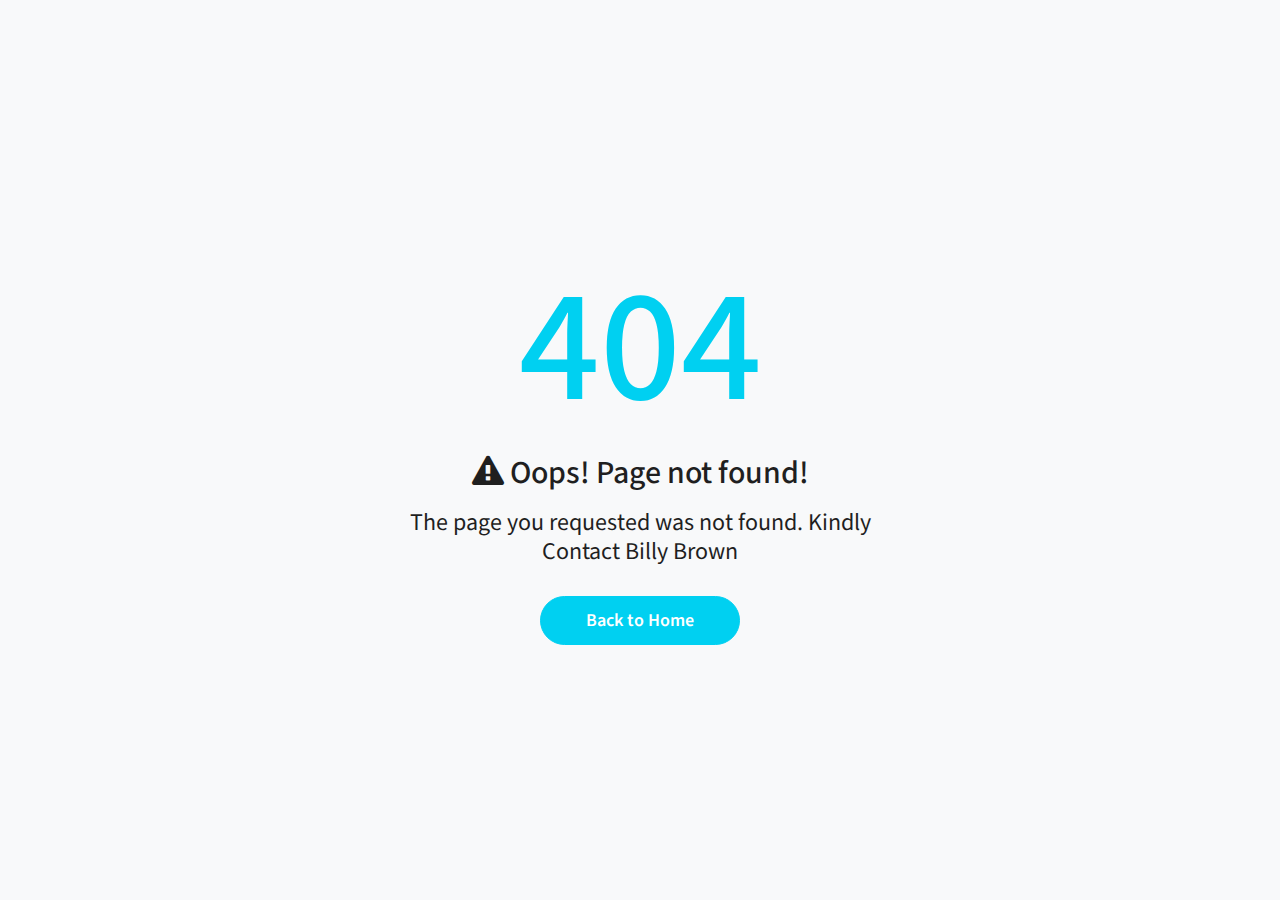
<file: pages/admin/error-404.html>
<!DOCTYPE html>
<html lang="en">
    
<!-- Mirrored from dreamguys.co.in/demo/doccure/admin/error-404.html by HTTrack Website Copier/3.x [XR&CO'2014], Sat, 30 Nov 2019 04:12:53 GMT -->
<head>
        <meta charset="utf-8">
        <meta name="viewport" content="width=device-width, initial-scale=1.0, user-scalable=0">
        <title>Doccure - Error 404</title>
		
		<!-- Favicon -->
        <link rel="shortcut icon" type="image/x-icon" href="assets/img/favicon.png">
		
		<!-- Bootstrap CSS -->
        <link rel="stylesheet" href="assets/css/bootstrap.min.css">
		
		<!-- Fontawesome CSS -->
        <link rel="stylesheet" href="assets/css/font-awesome.min.css">
		
		<!-- Feathericon CSS -->
        <link rel="stylesheet" href="assets/css/feathericon.min.css">
		
		<!-- Main CSS -->
        <link rel="stylesheet" href="assets/css/style.css">
		
		<!--[if lt IE 9]>
			<script src="assets/js/html5shiv.min.js"></script>
			<script src="assets/js/respond.min.js"></script>
		<![endif]-->
    </head>
    <body class="error-page">
	
		<!-- Main Wrapper -->
        <div class="main-wrapper">
			
			<div class="error-box">
				<h1>404</h1>
				<h3 class="h2 mb-3"><i class="fa fa-warning"></i> Oops! Page not found!</h3>
				<p class="h4 font-weight-normal">The page you requested was not found. Kindly Contact Billy Brown</p>
				<a href="index.html" class="btn btn-primary">Back to Home</a>
			</div>
		
        </div>
		<!-- /Main Wrapper -->
		
		<!-- jQuery -->
        <script src="assets/js/jquery-3.2.1.min.js"></script>
		
		<!-- Bootstrap Core JS -->
        <script src="assets/js/popper.min.js"></script>
        <script src="assets/js/bootstrap.min.js"></script>
		
		<!-- Custom JS -->
		<script  src="assets/js/script.js"></script>
		
    </body>

<!-- Mirrored from dreamguys.co.in/demo/doccure/admin/error-404.html by HTTrack Website Copier/3.x [XR&CO'2014], Sat, 30 Nov 2019 04:12:53 GMT -->
</html>
</file>
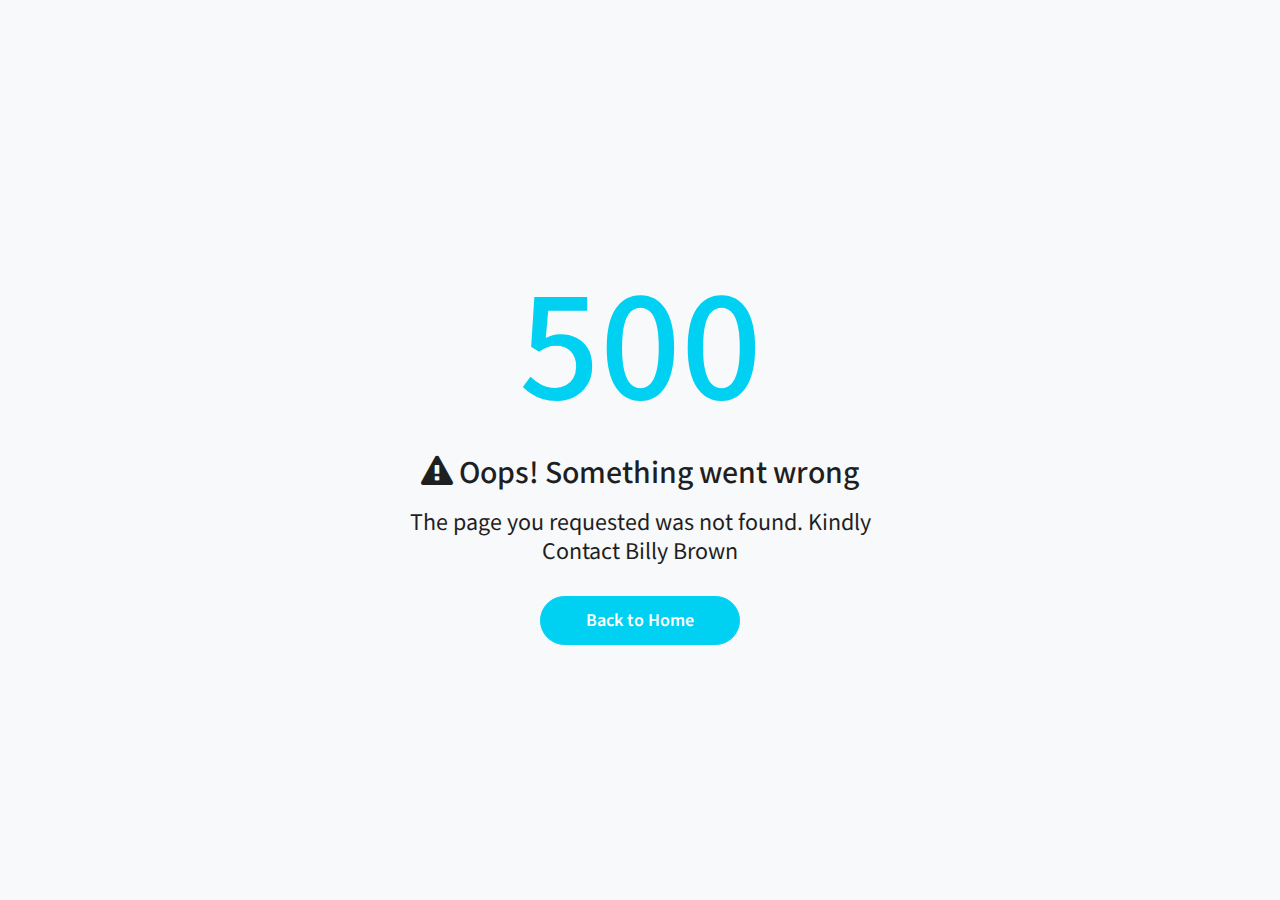
<file: pages/admin/error-500.html>
<!DOCTYPE html>
<html lang="en">
    
<!-- Mirrored from dreamguys.co.in/demo/doccure/admin/error-500.html by HTTrack Website Copier/3.x [XR&CO'2014], Sat, 30 Nov 2019 04:12:53 GMT -->
<head>
        <meta charset="utf-8">
        <meta name="viewport" content="width=device-width, initial-scale=1.0, user-scalable=0">
        <title>Doccure - Error 500</title>
		
		<!-- Favicon -->
        <link rel="shortcut icon" type="image/x-icon" href="assets/img/favicon.png">
		
		<!-- Bootstrap CSS -->
        <link rel="stylesheet" href="assets/css/bootstrap.min.css">
		
		<!-- Fontawesome CSS -->
        <link rel="stylesheet" href="assets/css/font-awesome.min.css">
		
		<!-- Feathericon CSS -->
        <link rel="stylesheet" href="assets/css/feathericon.min.css">
		
		<!-- Main CSS -->
        <link rel="stylesheet" href="assets/css/style.css">
		
		<!--[if lt IE 9]>
			<script src="assets/js/html5shiv.min.js"></script>
			<script src="assets/js/respond.min.js"></script>
		<![endif]-->
    </head>
    <body class="error-page">
	
		<!-- Main Wrapper -->
        <div class="main-wrapper">
			
			<div class="error-box">
				<h1>500</h1>
				<h3 class="h2 mb-3"><i class="fa fa-warning"></i> Oops! Something went wrong</h3>
				<p class="h4 font-weight-normal">The page you requested was not found. Kindly Contact Billy Brown</p>
				<a href="index.html" class="btn btn-primary">Back to Home</a>
			</div>
		
        </div>
		<!-- /Main Wrapper -->
		
		<!-- jQuery -->
        <script src="assets/js/jquery-3.2.1.min.js"></script>
		
		<!-- Bootstrap Core JS -->
        <script src="assets/js/popper.min.js"></script>
        <script src="assets/js/bootstrap.min.js"></script>
		
		<!-- Custom JS -->
		<script  src="assets/js/script.js"></script>
		
    </body>

<!-- Mirrored from dreamguys.co.in/demo/doccure/admin/error-500.html by HTTrack Website Copier/3.x [XR&CO'2014], Sat, 30 Nov 2019 04:12:53 GMT -->
</html>
</file>
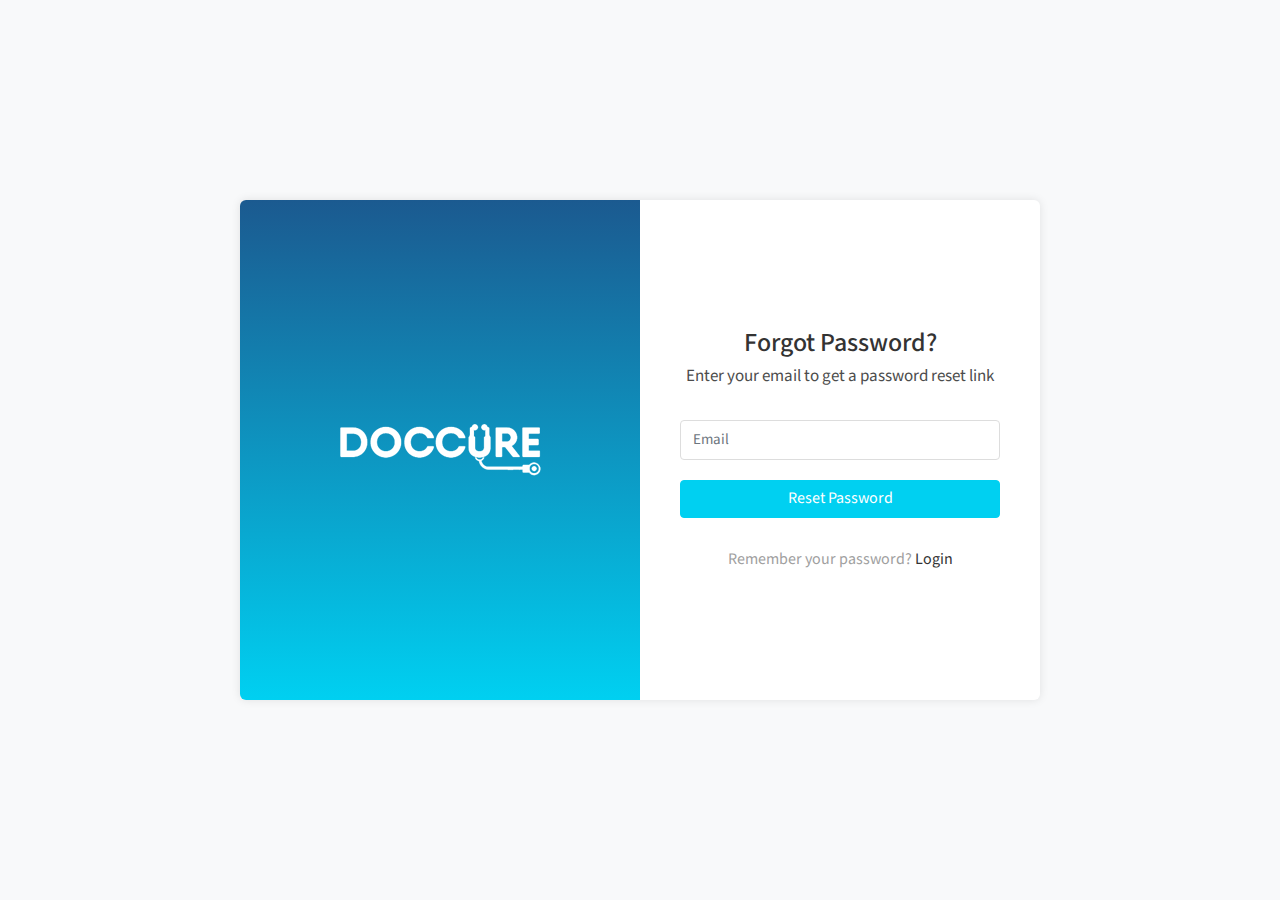
<file: pages/admin/forgot-password.html>
<!DOCTYPE html>
<html lang="en">
    
<!-- Mirrored from dreamguys.co.in/demo/doccure/admin/forgot-password.html by HTTrack Website Copier/3.x [XR&CO'2014], Sat, 30 Nov 2019 04:12:53 GMT -->
<head>
        <meta charset="utf-8">
        <meta name="viewport" content="width=device-width, initial-scale=1.0, user-scalable=0">
        <title>Doccure - Forgot Password</title>
		
		<!-- Favicon -->
        <link rel="shortcut icon" type="image/x-icon" href="assets/img/favicon.png">

		<!-- Bootstrap CSS -->
        <link rel="stylesheet" href="assets/css/bootstrap.min.css">
		
		<!-- Fontawesome CSS -->
        <link rel="stylesheet" href="assets/css/font-awesome.min.css">
		
		<!-- Main CSS -->
        <link rel="stylesheet" href="assets/css/style.css">
		
		<!--[if lt IE 9]>
			<script src="assets/js/html5shiv.min.js"></script>
			<script src="assets/js/respond.min.js"></script>
		<![endif]-->
    </head>
    <body>
	
		<!-- Main Wrapper -->
        <div class="main-wrapper login-body">
            <div class="login-wrapper">
            	<div class="container">
                	<div class="loginbox">
                    	<div class="login-left">
							<img class="img-fluid" src="assets/img/logo-white.png" alt="Logo">
                        </div>
                        <div class="login-right">
							<div class="login-right-wrap">
								<h1>Forgot Password?</h1>
								<p class="account-subtitle">Enter your email to get a password reset link</p>
								
								<!-- Form -->
								<form action="https://dreamguys.co.in/demo/doccure/admin/login.html">
									<div class="form-group">
										<input class="form-control" type="text" placeholder="Email">
									</div>
									<div class="form-group mb-0">
										<button class="btn btn-primary btn-block" type="submit">Reset Password</button>
									</div>
								</form>
								<!-- /Form -->
								
								<div class="text-center dont-have">Remember your password? <a href="login.html">Login</a></div>
							</div>
                        </div>
                    </div>
                </div>
            </div>
        </div>
		<!-- /Main Wrapper -->
		
		<!-- jQuery -->
        <script src="assets/js/jquery-3.2.1.min.js"></script>
		
		<!-- Bootstrap Core JS -->
        <script src="assets/js/popper.min.js"></script>
        <script src="assets/js/bootstrap.min.js"></script>
		
		<!-- Custom JS -->
		<script src="assets/js/script.js"></script>
		
    </body>

<!-- Mirrored from dreamguys.co.in/demo/doccure/admin/forgot-password.html by HTTrack Website Copier/3.x [XR&CO'2014], Sat, 30 Nov 2019 04:12:53 GMT -->
</html>
</file>
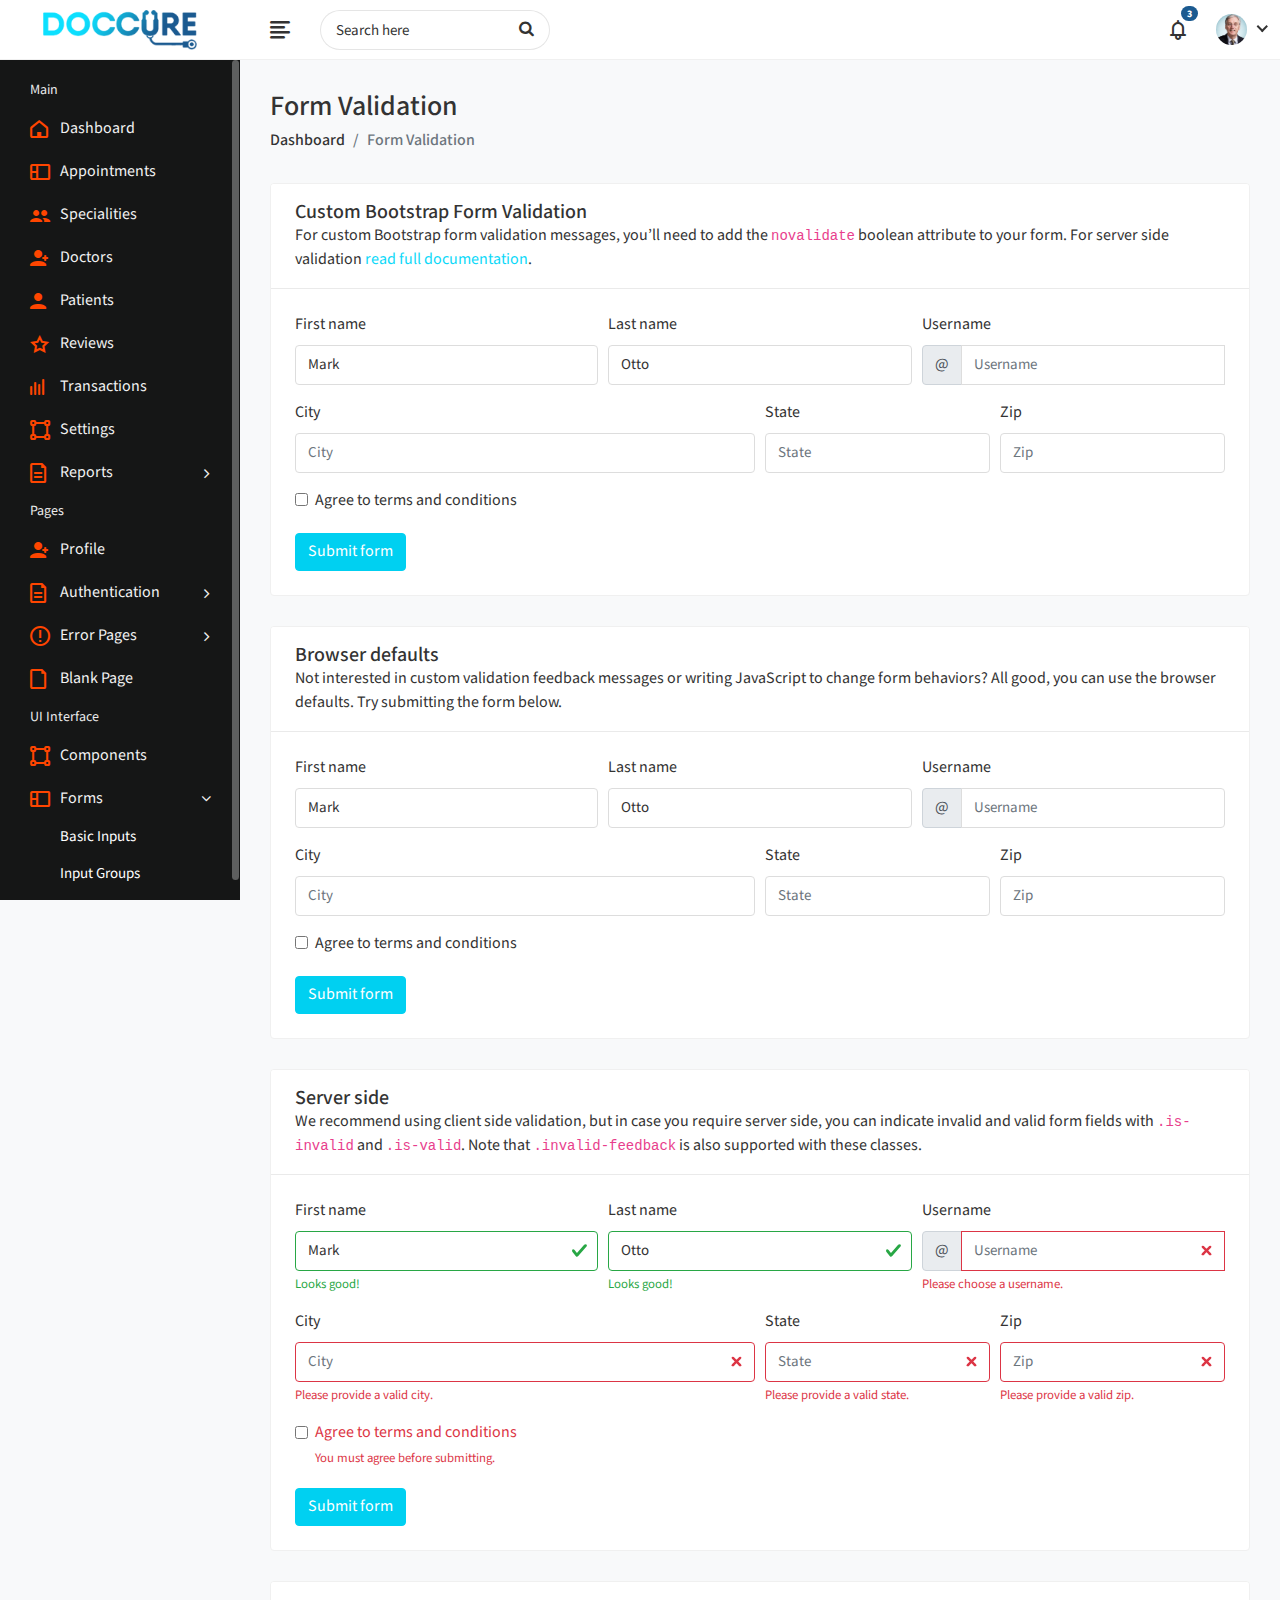
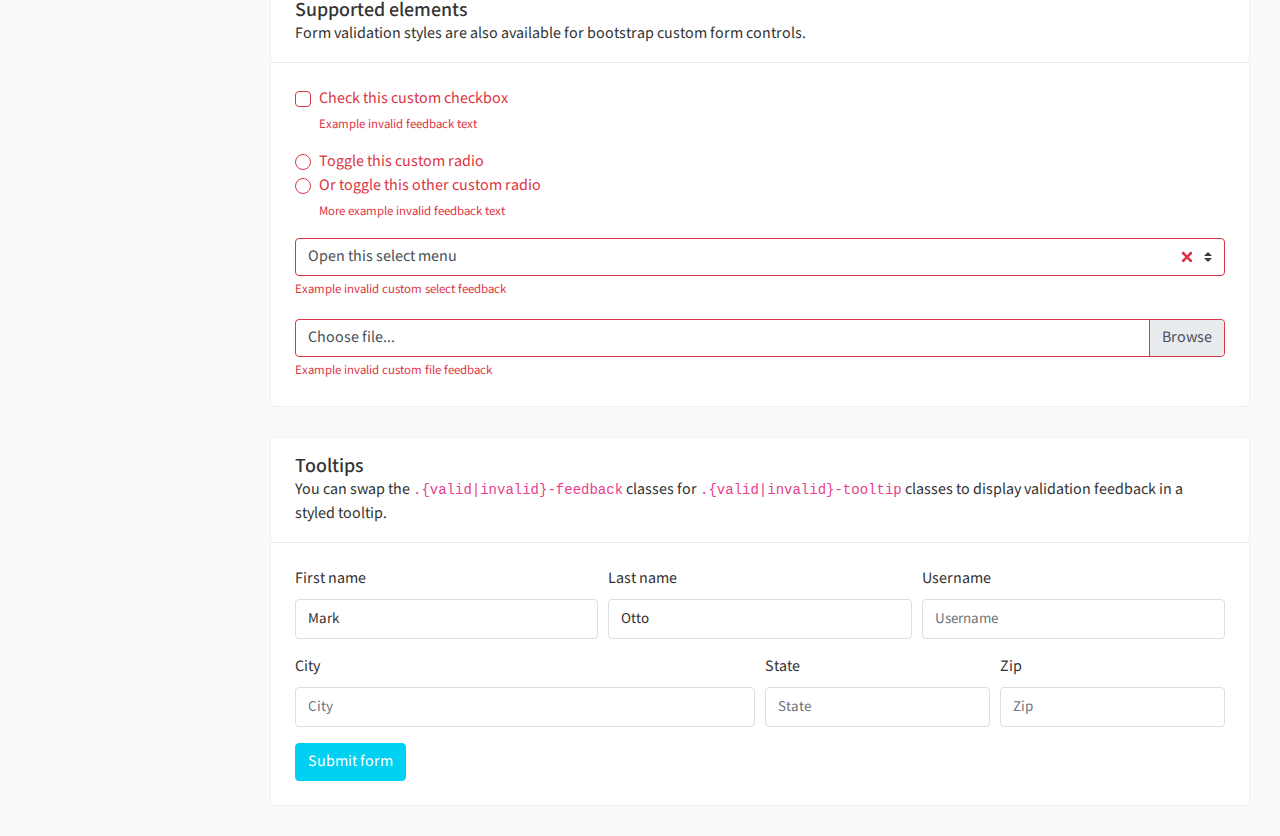
<file: pages/admin/form-validation.html>
<!DOCTYPE html>
<html lang="en">
    
<!-- Mirrored from dreamguys.co.in/demo/doccure/admin/form-validation.html by HTTrack Website Copier/3.x [XR&CO'2014], Sat, 30 Nov 2019 04:12:56 GMT -->
<head>
        <meta charset="utf-8">
        <meta name="viewport" content="width=device-width, initial-scale=1.0, user-scalable=0">
        <title>Doccure - Form Validation</title>
		
		<!-- Favicon -->
        <link rel="shortcut icon" type="image/x-icon" href="assets/img/favicon.png">
		
		<!-- Bootstrap CSS -->
        <link rel="stylesheet" href="assets/css/bootstrap.min.css">
		
		<!-- Fontawesome CSS -->
        <link rel="stylesheet" href="assets/css/font-awesome.min.css">
		
		<!-- Feathericon CSS -->
        <link rel="stylesheet" href="assets/css/feathericon.min.css">
		
		<!-- Main CSS -->
        <link rel="stylesheet" href="assets/css/style.css">
		
		<!--[if lt IE 9]>
			<script src="assets/js/html5shiv.min.js"></script>
			<script src="assets/js/respond.min.js"></script>
		<![endif]-->
    </head>
    <body>
	
		<!-- Main Wrapper -->
        <div class="main-wrapper">
		
			<!-- Header -->
            <div class="header">
			
				<!-- Logo -->
                <div class="header-left">
                    <a href="index.html" class="logo">
						<img src="assets/img/logo.png" alt="Logo">
					</a>
					<a href="index.html" class="logo logo-small">
						<img src="assets/img/logo-small.png" alt="Logo" width="30" height="30">
					</a>
                </div>
				<!-- /Logo -->
				
				<a href="javascript:void(0);" id="toggle_btn">
					<i class="fe fe-text-align-left"></i>
				</a>
				
				<div class="top-nav-search">
					<form>
						<input type="text" class="form-control" placeholder="Search here">
						<button class="btn" type="submit"><i class="fa fa-search"></i></button>
					</form>
				</div>
				
				<!-- Mobile Menu Toggle -->
				<a class="mobile_btn" id="mobile_btn">
					<i class="fa fa-bars"></i>
				</a>
				<!-- /Mobile Menu Toggle -->
				
				<!-- Header Right Menu -->
				<ul class="nav user-menu">

					<!-- Notifications -->
					<li class="nav-item dropdown noti-dropdown">
						<a href="#" class="dropdown-toggle nav-link" data-toggle="dropdown">
							<i class="fe fe-bell"></i> <span class="badge badge-pill">3</span>
						</a>
						<div class="dropdown-menu notifications">
							<div class="topnav-dropdown-header">
								<span class="notification-title">Notifications</span>
								<a href="javascript:void(0)" class="clear-noti"> Clear All </a>
							</div>
							<div class="noti-content">
								<ul class="notification-list">
									<li class="notification-message">
										<a href="#">
											<div class="media">
												<span class="avatar avatar-sm">
													<img class="avatar-img rounded-circle" alt="User Image" src="assets/img/doctors/doctor-thumb-01.jpg">
												</span>
												<div class="media-body">
													<p class="noti-details"><span class="noti-title">Dr. Ruby Perrin</span> Schedule <span class="noti-title">her appointment</span></p>
													<p class="noti-time"><span class="notification-time">4 mins ago</span></p>
												</div>
											</div>
										</a>
									</li>
									<li class="notification-message">
										<a href="#">
											<div class="media">
												<span class="avatar avatar-sm">
													<img class="avatar-img rounded-circle" alt="User Image" src="assets/img/patients/patient1.jpg">
												</span>
												<div class="media-body">
													<p class="noti-details"><span class="noti-title">Charlene Reed</span> has booked her appointment to <span class="noti-title">Dr. Ruby Perrin</span></p>
													<p class="noti-time"><span class="notification-time">6 mins ago</span></p>
												</div>
											</div>
										</a>
									</li>
									<li class="notification-message">
										<a href="#">
											<div class="media">
												<span class="avatar avatar-sm">
													<img class="avatar-img rounded-circle" alt="User Image" src="assets/img/patients/patient2.jpg">
												</span>
												<div class="media-body">
												<p class="noti-details"><span class="noti-title">Travis Trimble</span> sent a amount of $210 for his <span class="noti-title">appointment</span></p>
												<p class="noti-time"><span class="notification-time">8 mins ago</span></p>
												</div>
											</div>
										</a>
									</li>
									<li class="notification-message">
										<a href="#">
											<div class="media">
												<span class="avatar avatar-sm">
													<img class="avatar-img rounded-circle" alt="User Image" src="assets/img/patients/patient3.jpg">
												</span>
												<div class="media-body">
													<p class="noti-details"><span class="noti-title">Carl Kelly</span> send a message <span class="noti-title"> to his doctor</span></p>
													<p class="noti-time"><span class="notification-time">12 mins ago</span></p>
												</div>
											</div>
										</a>
									</li>
								</ul>
							</div>
							<div class="topnav-dropdown-footer">
								<a href="#">View all Notifications</a>
							</div>
						</div>
					</li>
					<!-- /Notifications -->
					
					<!-- User Menu -->
					<li class="nav-item dropdown has-arrow">
						<a href="#" class="dropdown-toggle nav-link" data-toggle="dropdown">
							<span class="user-img"><img class="rounded-circle" src="assets/img/profiles/avatar-01.jpg" width="31" alt="Ryan Taylor"></span>
						</a>
						<div class="dropdown-menu">
							<div class="user-header">
								<div class="avatar avatar-sm">
									<img src="assets/img/profiles/avatar-01.jpg" alt="User Image" class="avatar-img rounded-circle">
								</div>
								<div class="user-text">
									<h6>Ryan Taylor</h6>
									<p class="text-muted mb-0">Administrator</p>
								</div>
							</div>
							<a class="dropdown-item" href="profile.html">My Profile</a>
							<a class="dropdown-item" href="settings.html">Settings</a>
							<a class="dropdown-item" href="login.html">Logout</a>
						</div>
					</li>
					<!-- /User Menu -->
					
				</ul>
				<!-- /Header Right Menu -->
				
            </div>
			<!-- /Header -->
			<!-- Sidebar -->
            <div class="sidebar" id="sidebar">
                <div class="sidebar-inner slimscroll">
					<div id="sidebar-menu" class="sidebar-menu">
						<ul>
							<li class="menu-title"> 
								<span>Main</span>
							</li>
							<li> 
								<a href="index.html"><i class="fe fe-home"></i> <span>Dashboard</span></a>
							</li>
							<li> 
								<a href="appointment-list.html"><i class="fe fe-layout"></i> <span>Appointments</span></a>
							</li>
							<li> 
								<a href="specialities.html"><i class="fe fe-users"></i> <span>Specialities</span></a>
							</li>
							<li> 
								<a href="doctor-list.html"><i class="fe fe-user-plus"></i> <span>Doctors</span></a>
							</li>
							<li> 
								<a href="patient-list.html"><i class="fe fe-user"></i> <span>Patients</span></a>
							</li>
							<li> 
								<a href="reviews.html"><i class="fe fe-star-o"></i> <span>Reviews</span></a>
							</li>
							<li> 
								<a href="transactions-list.html"><i class="fe fe-activity"></i> <span>Transactions</span></a>
							</li>
							<li> 
								<a href="settings.html"><i class="fe fe-vector"></i> <span>Settings</span></a>
							</li>
							<li class="submenu">
								<a href="#"><i class="fe fe-document"></i> <span> Reports</span> <span class="menu-arrow"></span></a>
								<ul style="display: none;">
									<li><a href="invoice-report.html">Invoice Reports</a></li>
								</ul>
							</li>
							<li class="menu-title"> 
								<span>Pages</span>
							</li>
							<li> 
								<a href="profile.html"><i class="fe fe-user-plus"></i> <span>Profile</span></a>
							</li>
							<li class="submenu">
								<a href="#"><i class="fe fe-document"></i> <span> Authentication </span> <span class="menu-arrow"></span></a>
								<ul style="display: none;">
									<li><a href="login.html"> Login </a></li>
									<li><a href="register.html"> Register </a></li>
									<li><a href="forgot-password.html"> Forgot Password </a></li>
									<li><a href="lock-screen.html"> Lock Screen </a></li>
								</ul>
							</li>
							<li class="submenu">
								<a href="#"><i class="fe fe-warning"></i> <span> Error Pages </span> <span class="menu-arrow"></span></a>
								<ul style="display: none;">
									<li><a href="error-404.html">404 Error </a></li>
									<li><a href="error-500.html">500 Error </a></li>
								</ul>
							</li>
							<li> 
								<a href="blank-page.html"><i class="fe fe-file"></i> <span>Blank Page</span></a>
							</li>
							<li class="menu-title"> 
								<span>UI Interface</span>
							</li>
							<li> 
								<a href="components.html"><i class="fe fe-vector"></i> <span>Components</span></a>
							</li>
							<li class="submenu">
								<a href="#"><i class="fe fe-layout"></i> <span> Forms </span> <span class="menu-arrow"></span></a>
								<ul style="display: none;">
									<li><a href="form-basic-inputs.html">Basic Inputs </a></li>
									<li><a href="form-input-groups.html">Input Groups </a></li>
									<li><a href="form-horizontal.html">Horizontal Form </a></li>
									<li><a href="form-vertical.html"> Vertical Form </a></li>
									<li><a href="form-mask.html"> Form Mask </a></li>
									<li><a class="active" href="form-validation.html"> Form Validation </a></li>
								</ul>
							</li>
							<li class="submenu">
								<a href="#"><i class="fe fe-table"></i> <span> Tables </span> <span class="menu-arrow"></span></a>
								<ul style="display: none;">
									<li><a href="tables-basic.html">Basic Tables </a></li>
									<li><a href="data-tables.html">Data Table </a></li>
								</ul>
							</li>
							<li class="submenu">
								<a href="javascript:void(0);"><i class="fe fe-code"></i> <span>Multi Level</span> <span class="menu-arrow"></span></a>
								<ul style="display: none;">
									<li class="submenu">
										<a href="javascript:void(0);"> <span>Level 1</span> <span class="menu-arrow"></span></a>
										<ul style="display: none;">
											<li><a href="javascript:void(0);"><span>Level 2</span></a></li>
											<li class="submenu">
												<a href="javascript:void(0);"> <span> Level 2</span> <span class="menu-arrow"></span></a>
												<ul style="display: none;">
													<li><a href="javascript:void(0);">Level 3</a></li>
													<li><a href="javascript:void(0);">Level 3</a></li>
												</ul>
											</li>
											<li><a href="javascript:void(0);"> <span>Level 2</span></a></li>
										</ul>
									</li>
									<li>
										<a href="javascript:void(0);"> <span>Level 1</span></a>
									</li>
								</ul>
							</li>
						</ul>
					</div>
                </div>
            </div>
			<!-- /Sidebar -->
			
			<!-- Page Wrapper -->
            <div class="page-wrapper">
                <div class="content container-fluid">
				
					<!-- Page Header -->
					<div class="page-header">
						<div class="row">
							<div class="col-sm-12">
								<h3 class="page-title">Form Validation</h3>
								<ul class="breadcrumb">
									<li class="breadcrumb-item"><a href="index.html">Dashboard</a></li>
									<li class="breadcrumb-item active">Form Validation</li>
								</ul>
							</div>
						</div>
					</div>
					<!-- /Page Header -->
					
					<!-- Row -->
					<div class="row">
						<div class="col-sm-12">
						
							<!-- Custom Boostrap Validation -->
							<div class="card">
								<div class="card-header">
									<h5 class="card-title">Custom Bootstrap Form Validation</h5>
									<p class="card-text">For custom Bootstrap form validation messages, you’ll need to add the <code>novalidate</code> boolean attribute to your form. For server side validation <a href="https://getbootstrap.com/docs/4.1/components/forms/#server-side" target="_blank">read full documentation</a>.</p>
								</div>
								<div class="card-body">
									<div class="row">
										<div class="col-sm">
											<form class="needs-validation" novalidate>
												<div class="form-row">
													<div class="col-md-4 mb-3">
														<label for="validationCustom01">First name</label>
														<input type="text" class="form-control" id="validationCustom01" placeholder="First name" value="Mark" required>
														<div class="valid-feedback">
															Looks good!
														</div>
													</div>
													<div class="col-md-4 mb-3">
														<label for="validationCustom02">Last name</label>
														<input type="text" class="form-control" id="validationCustom02" placeholder="Last name" value="Otto" required>
														<div class="valid-feedback">
															Looks good!
														</div>
													</div>
													<div class="col-md-4 mb-3">
														<label for="validationCustomUsername">Username</label>
														<div class="input-group">
															<div class="input-group-prepend">
																<span class="input-group-text" id="inputGroupPrepend">@</span>
															</div>
															<input type="text" class="form-control" id="validationCustomUsername" placeholder="Username" aria-describedby="inputGroupPrepend" required>
															<div class="invalid-feedback">
																Please choose a username.
															</div>
														</div>
													</div>
												</div>
												<div class="form-row">
													<div class="col-md-6 mb-3">
														<label for="validationCustom03">City</label>
														<input type="text" class="form-control" id="validationCustom03" placeholder="City" required>
														<div class="invalid-feedback">
															Please provide a valid city.
														</div>
													</div>
													<div class="col-md-3 mb-3">
														<label for="validationCustom04">State</label>
														<input type="text" class="form-control" id="validationCustom04" placeholder="State" required>
														<div class="invalid-feedback">
															Please provide a valid state.
														</div>
													</div>
													<div class="col-md-3 mb-3">
														<label for="validationCustom05">Zip</label>
														<input type="text" class="form-control" id="validationCustom05" placeholder="Zip" required>
														<div class="invalid-feedback">
															Please provide a valid zip.
														</div>
													</div>
												</div>
												<div class="form-group">
													<div class="form-check">
														<input class="form-check-input" type="checkbox" value="" id="invalidCheck" required>
														<label class="form-check-label" for="invalidCheck">
															Agree to terms and conditions
														</label>
														<div class="invalid-feedback">
															You must agree before submitting.
														</div>
													</div>
												</div>
												<button class="btn btn-primary" type="submit">Submit form</button>
											</form>
										</div>
									</div>
								</div>
							</div>
							<!-- /Custom Boostrap Validation -->
							
							<!-- Default Browser Validation -->
							<div class="card">
								<div class="card-header">
									<h5 class="card-title">Browser defaults</h5>
									<p class="card-text">Not interested in custom validation feedback messages or writing JavaScript to change form behaviors? All good, you can use the browser defaults. Try submitting the form below.</p>
								</div>
								<div class="card-body">
									<div class="row">
										<div class="col-sm">
											<form>
												<div class="form-row">
													<div class="col-md-4 mb-3">
														<label for="validationDefault01">First name</label>
														<input type="text" class="form-control" id="validationDefault01" placeholder="First name" value="Mark" required>
													</div>
													<div class="col-md-4 mb-3">
														<label for="validationDefault02">Last name</label>
														<input type="text" class="form-control" id="validationDefault02" placeholder="Last name" value="Otto" required>
													</div>
													<div class="col-md-4 mb-3">
														<label for="validationDefaultUsername">Username</label>
														<div class="input-group">
															<div class="input-group-prepend">
																<span class="input-group-text" id="inputGroupPrepend2">@</span>
															</div>
															<input type="text" class="form-control" id="validationDefaultUsername" placeholder="Username" aria-describedby="inputGroupPrepend2" required>
														</div>
													</div>
												</div>
												<div class="form-row">
													<div class="col-md-6 mb-3">
														<label for="validationDefault03">City</label>
														<input type="text" class="form-control" id="validationDefault03" placeholder="City" required>
													</div>
													<div class="col-md-3 mb-3">
														<label for="validationDefault04">State</label>
														<input type="text" class="form-control" id="validationDefault04" placeholder="State" required>
													</div>
													<div class="col-md-3 mb-3">
														<label for="validationDefault05">Zip</label>
														<input type="text" class="form-control" id="validationDefault05" placeholder="Zip" required>
													</div>
												</div>
												<div class="form-group">
													<div class="form-check">
														<input class="form-check-input" type="checkbox" value="" id="invalidCheck2" required>
														<label class="form-check-label" for="invalidCheck2">
															Agree to terms and conditions
														</label>
													</div>
												</div>
												<button class="btn btn-primary" type="submit">Submit form</button>
											</form>
										</div>
									</div>
								</div>
							</div>
							<!-- /Default Browser Validation -->

							<!-- Server Side Validation -->
							<div class="card">
								<div class="card-header">
									<h5 class="card-title">Server side</h5>
									<p class="card-text">We recommend using client side validation, but in case you require server side, you can indicate invalid and valid form fields with <code>.is-invalid</code> and <code>.is-valid</code>. Note that <code>.invalid-feedback</code> is also supported with these classes.</p>
								</div>
								<div class="card-body">
									<form>
										<div class="form-row">
											<div class="col-md-4 mb-3">
												<label for="validationServer01">First name</label>
												<input type="text" class="form-control is-valid" id="validationServer01" placeholder="First name" value="Mark" required>
												<div class="valid-feedback">
													Looks good!
												</div>
											</div>
											<div class="col-md-4 mb-3">
												<label for="validationServer02">Last name</label>
												<input type="text" class="form-control is-valid" id="validationServer02" placeholder="Last name" value="Otto" required>
												<div class="valid-feedback">
													Looks good!
												</div>
											</div>
											<div class="col-md-4 mb-3">
												<label for="validationServerUsername">Username</label>
												<div class="input-group">
													<div class="input-group-prepend">
														<span class="input-group-text" id="inputGroupPrepend3">@</span>
													</div>
													<input type="text" class="form-control is-invalid" id="validationServerUsername" placeholder="Username" aria-describedby="inputGroupPrepend3" required>
													<div class="invalid-feedback">
														Please choose a username.
													</div>
												</div>
											</div>
										</div>
										<div class="form-row">
											<div class="col-md-6 mb-3">
												<label for="validationServer03">City</label>
												<input type="text" class="form-control is-invalid" id="validationServer03" placeholder="City" required>
												<div class="invalid-feedback">
													Please provide a valid city.
												</div>
											</div>
											<div class="col-md-3 mb-3">
												<label for="validationServer04">State</label>
												<input type="text" class="form-control is-invalid" id="validationServer04" placeholder="State" required>
												<div class="invalid-feedback">
													Please provide a valid state.
												</div>
											</div>
											<div class="col-md-3 mb-3">
												<label for="validationServer05">Zip</label>
												<input type="text" class="form-control is-invalid" id="validationServer05" placeholder="Zip" required>
												<div class="invalid-feedback">
													Please provide a valid zip.
												</div>
											</div>
										</div>
										<div class="form-group">
											<div class="form-check">
												<input class="form-check-input is-invalid" type="checkbox" value="" id="invalidCheck3" required>
												<label class="form-check-label" for="invalidCheck3">
													Agree to terms and conditions
												</label>
												<div class="invalid-feedback">
													You must agree before submitting.
												</div>
											</div>
										</div>
										<button class="btn btn-primary" type="submit">Submit form</button>
									</form>
								</div>
							</div>
							<!-- /Server Side Validation -->
							
							<!-- Supported Elements -->
							<div class="card">
								<div class="card-header">
									<h5 class="card-title">Supported elements</h5>
									<p class="card-text">Form validation styles are also available for bootstrap custom form controls.</p>
								</div>
								<div class="card-body">
									<div class="row">
										<div class="col-sm">
											<form class="was-validated">
												<div class="custom-control custom-checkbox mb-3">
													<input type="checkbox" class="custom-control-input" id="customControlValidation1" required>
													<label class="custom-control-label" for="customControlValidation1">Check this custom checkbox</label>
													<div class="invalid-feedback">Example invalid feedback text</div>
												</div>
												<div class="custom-control custom-radio">
													<input type="radio" class="custom-control-input" id="customControlValidation2" name="radio-stacked" required>
													<label class="custom-control-label" for="customControlValidation2">Toggle this custom radio</label>
												</div>
												<div class="custom-control custom-radio mb-3">
													<input type="radio" class="custom-control-input" id="customControlValidation3" name="radio-stacked" required>
													<label class="custom-control-label" for="customControlValidation3">Or toggle this other custom radio</label>
													<div class="invalid-feedback">More example invalid feedback text</div>
												</div>
												<div class="form-group">
													<select class="custom-select" required>
														<option value="">Open this select menu</option>
														<option value="1">One</option>
														<option value="2">Two</option>
														<option value="3">Three</option>
													</select>
													<div class="invalid-feedback">Example invalid custom select feedback</div>
												</div>

												<div class="custom-file">
													<input type="file" class="custom-file-input" id="validatedCustomFile" required>
													<label class="custom-file-label" for="validatedCustomFile">Choose file...</label>
													<div class="invalid-feedback">Example invalid custom file feedback</div>
												</div>
											</form>
										</div>
									</div>
								</div>
							</div>
							<!-- /Supported Elements -->
							
							<!-- Validation Tooltips -->
							<div class="card">
								<div class="card-header">
									<h5 class="card-title">Tooltips</h5>
									<p class="card-text">You can swap the <code>.{valid|invalid}-feedback</code> classes for <code>.{valid|invalid}-tooltip</code> classes to display validation feedback in a styled tooltip.</p>
								</div>
								<div class="card-body">
									<form class="needs-validation" novalidate>
										<div class="form-row">
											<div class="col-md-4 mb-3">
												<label for="validationTooltip01">First name</label>
												<input type="text" class="form-control" id="validationTooltip01" placeholder="First name" value="Mark" required>
												<div class="valid-tooltip">
													Looks good!
												</div>
											</div>
											<div class="col-md-4 mb-3">
												<label for="validationTooltip02">Last name</label>
												<input type="text" class="form-control" id="validationTooltip02" placeholder="Last name" value="Otto" required>
												<div class="valid-tooltip">
													Looks good!
												</div>
											</div>
											<div class="col-md-4 mb-3">
												<label for="validationTooltipUsername">Username</label>
												<input type="text" class="form-control" id="validationTooltipUsername" placeholder="Username" required>
												<div class="invalid-tooltip">
													Please choose a unique and valid username.
												</div>
											</div>
										</div>
										<div class="form-row">
											<div class="col-md-6 mb-3">
												<label for="validationTooltip03">City</label>
												<input type="text" class="form-control" id="validationTooltip03" placeholder="City" required>
												<div class="invalid-tooltip">
													Please provide a valid city.
												</div>
											</div>
											<div class="col-md-3 mb-3">
												<label for="validationTooltip04">State</label>
												<input type="text" class="form-control" id="validationTooltip04" placeholder="State" required>
												<div class="invalid-tooltip">
													Please provide a valid state.
												</div>
											</div>
											<div class="col-md-3 mb-3">
												<label for="validationTooltip05">Zip</label>
												<input type="text" class="form-control" id="validationTooltip05" placeholder="Zip" required>
												<div class="invalid-tooltip">
													Please provide a valid zip.
												</div>
											</div>
										</div>
										<button class="btn btn-primary" type="submit">Submit form</button>
									</form>
								</div>
							</div>
							<!-- /Validation Tooltips -->
							
						</div>
					</div>
					<!-- /Row -->
				
				</div>			
			</div>
			<!-- /Page Wrapper -->
		
        </div>
		<!-- /Main Wrapper -->
		
		<!-- jQuery -->
        <script src="assets/js/jquery-3.2.1.min.js"></script>
		
		<!-- Bootstrap Core JS -->
        <script src="assets/js/popper.min.js"></script>
        <script src="assets/js/bootstrap.min.js"></script>
		
		<!-- Slimscroll JS -->
        <script src="assets/plugins/slimscroll/jquery.slimscroll.min.js"></script>
		
		<!-- Form Validation JS -->
        <script src="assets/js/form-validation.js"></script>
		
		<!-- Custom JS -->
		<script  src="assets/js/script.js"></script>
		
    </body>

<!-- Mirrored from dreamguys.co.in/demo/doccure/admin/form-validation.html by HTTrack Website Copier/3.x [XR&CO'2014], Sat, 30 Nov 2019 04:12:56 GMT -->
</html>
</file>
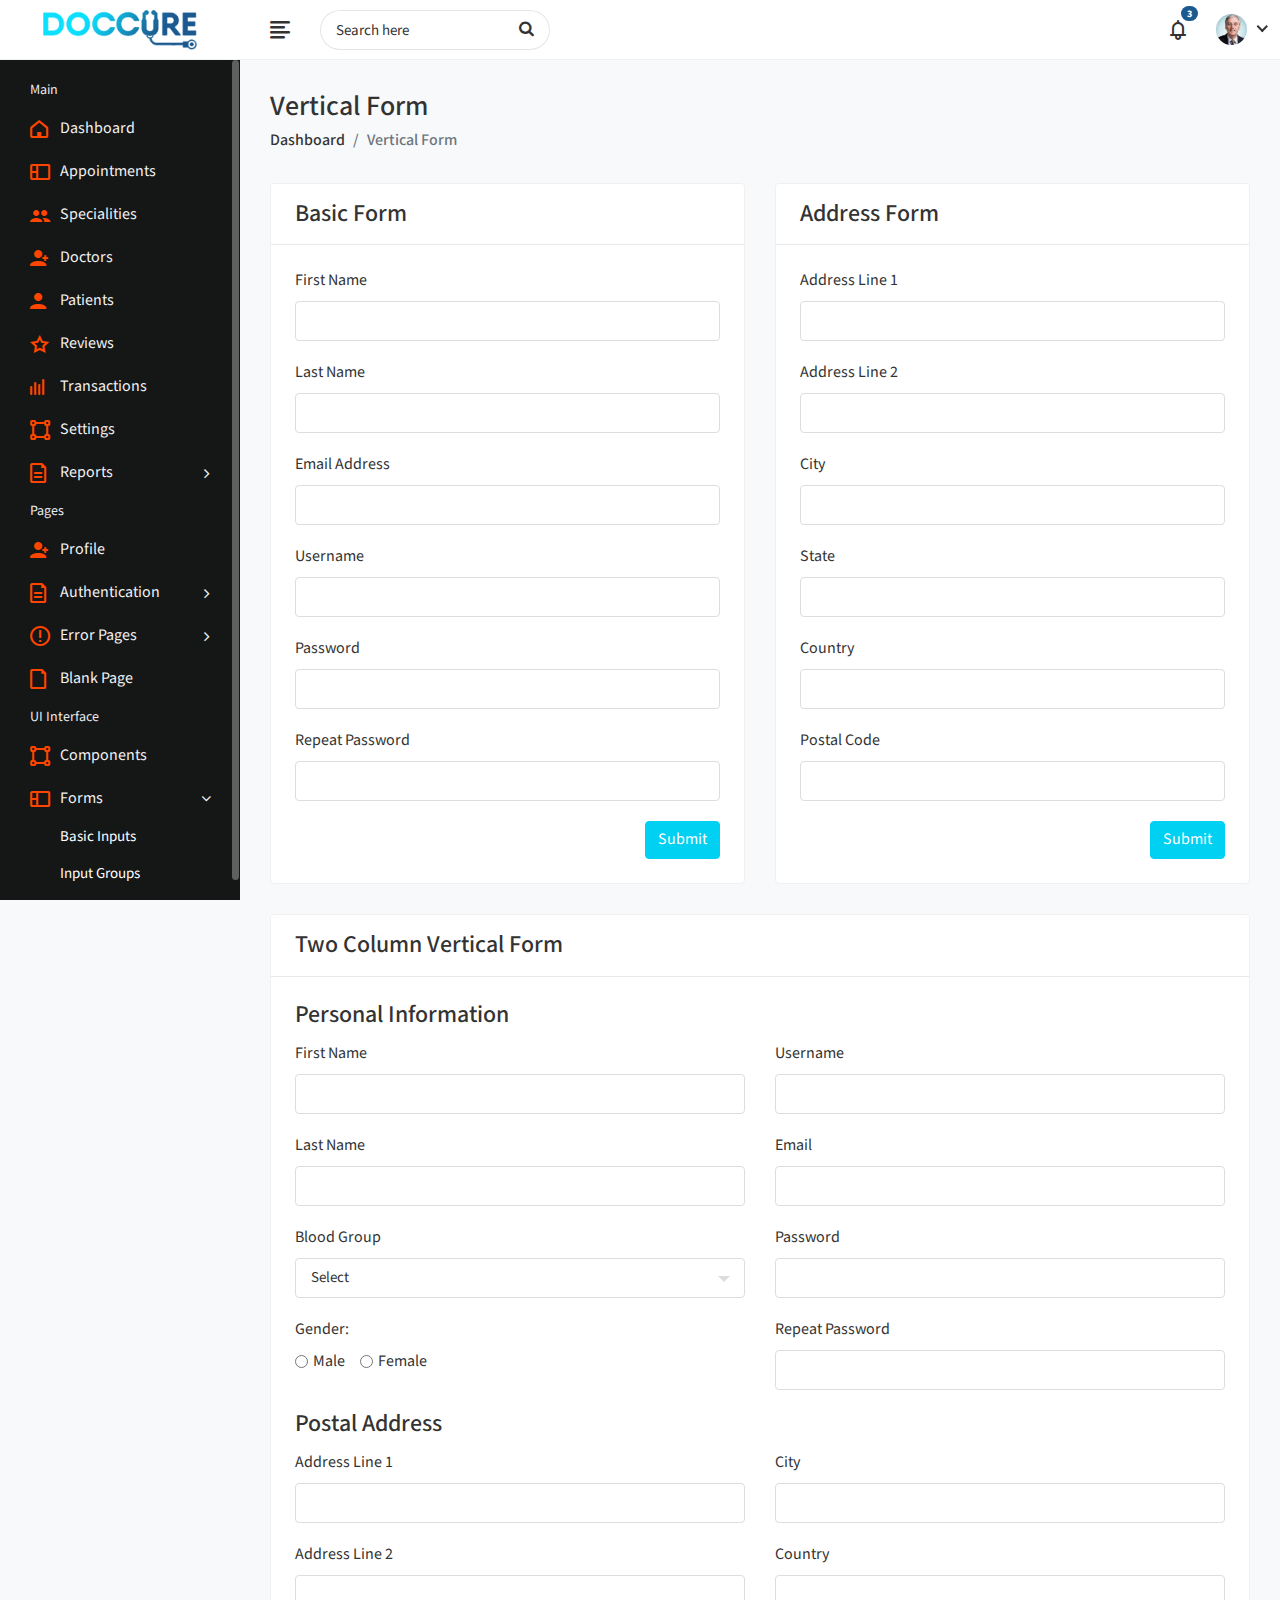
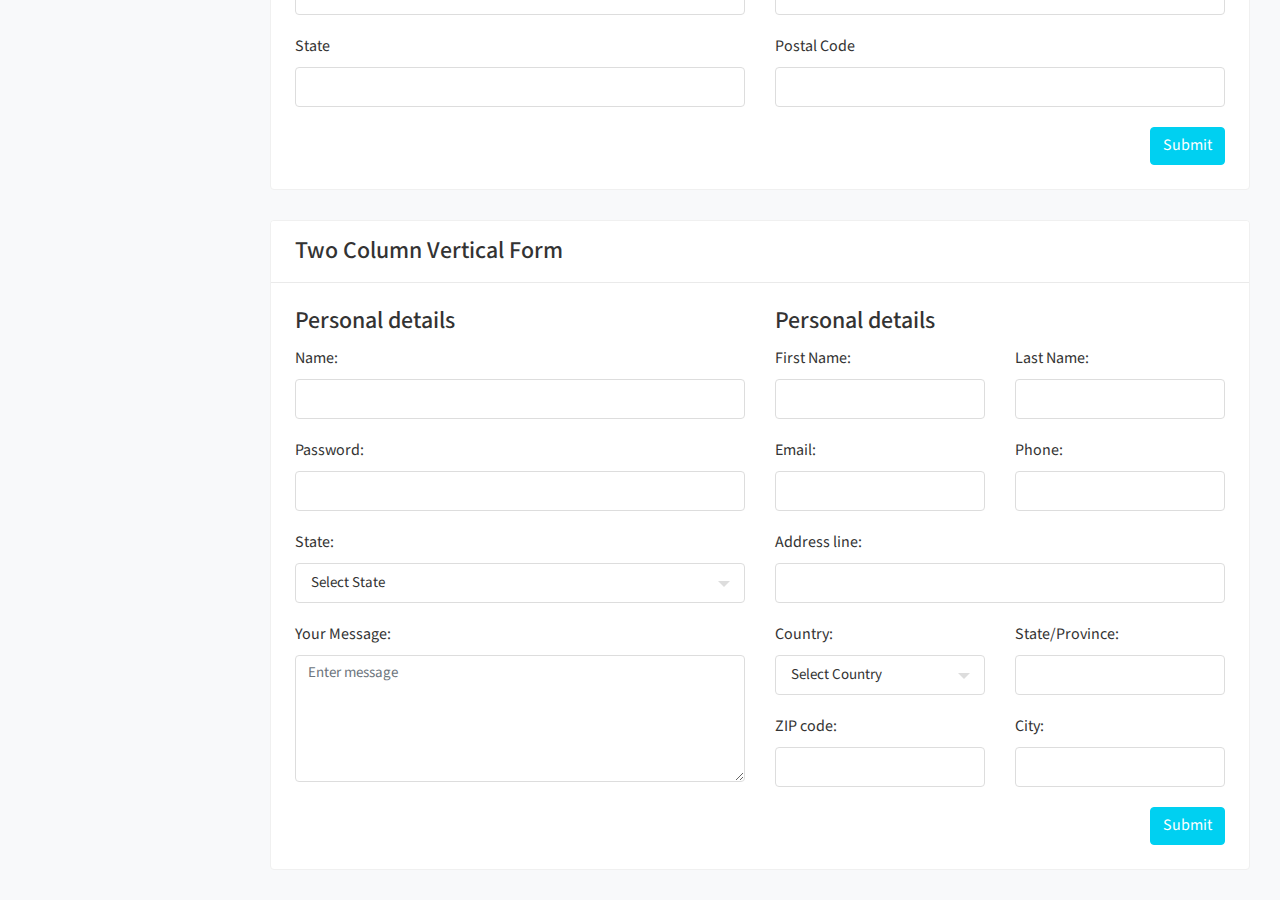
<file: pages/admin/form-vertical.html>
<!DOCTYPE html>
<html lang="en">
    
<!-- Mirrored from dreamguys.co.in/demo/doccure/admin/form-vertical.html by HTTrack Website Copier/3.x [XR&CO'2014], Sat, 30 Nov 2019 04:12:55 GMT -->
<head>
        <meta charset="utf-8">
        <meta name="viewport" content="width=device-width, initial-scale=1.0, user-scalable=0">
        <title>Doccure - Vertical Form</title>
		
		<!-- Favicon -->
        <link rel="shortcut icon" type="image/x-icon" href="assets/img/favicon.png">
		
		<!-- Bootstrap CSS -->
        <link rel="stylesheet" href="assets/css/bootstrap.min.css">
		
		<!-- Fontawesome CSS -->
        <link rel="stylesheet" href="assets/css/font-awesome.min.css">
		
		<!-- Feathericon CSS -->
        <link rel="stylesheet" href="assets/css/feathericon.min.css">
		
		<!-- Select2 CSS -->
		<link rel="stylesheet" href="assets/css/select2.min.css">
		
		<!-- Main CSS -->
        <link rel="stylesheet" href="assets/css/style.css">
		
		<!--[if lt IE 9]>
			<script src="assets/js/html5shiv.min.js"></script>
			<script src="assets/js/respond.min.js"></script>
		<![endif]-->
    </head>
    <body>
	
		<!-- Main Wrapper -->
        <div class="main-wrapper">
		
			<!-- Header -->
            <div class="header">
			
				<!-- Logo -->
                <div class="header-left">
                    <a href="index.html" class="logo">
						<img src="assets/img/logo.png" alt="Logo">
					</a>
					<a href="index.html" class="logo logo-small">
						<img src="assets/img/logo-small.png" alt="Logo" width="30" height="30">
					</a>
                </div>
				<!-- /Logo -->
				
				<a href="javascript:void(0);" id="toggle_btn">
					<i class="fe fe-text-align-left"></i>
				</a>
				
				<div class="top-nav-search">
					<form>
						<input type="text" class="form-control" placeholder="Search here">
						<button class="btn" type="submit"><i class="fa fa-search"></i></button>
					</form>
				</div>
				
				<!-- Mobile Menu Toggle -->
				<a class="mobile_btn" id="mobile_btn">
					<i class="fa fa-bars"></i>
				</a>
				<!-- /Mobile Menu Toggle -->
				
				<!-- Header Right Menu -->
				<ul class="nav user-menu">

					<!-- Notifications -->
					<li class="nav-item dropdown noti-dropdown">
						<a href="#" class="dropdown-toggle nav-link" data-toggle="dropdown">
							<i class="fe fe-bell"></i> <span class="badge badge-pill">3</span>
						</a>
						<div class="dropdown-menu notifications">
							<div class="topnav-dropdown-header">
								<span class="notification-title">Notifications</span>
								<a href="javascript:void(0)" class="clear-noti"> Clear All </a>
							</div>
							<div class="noti-content">
								<ul class="notification-list">
									<li class="notification-message">
										<a href="#">
											<div class="media">
												<span class="avatar avatar-sm">
													<img class="avatar-img rounded-circle" alt="User Image" src="assets/img/doctors/doctor-thumb-01.jpg">
												</span>
												<div class="media-body">
													<p class="noti-details"><span class="noti-title">Dr. Ruby Perrin</span> Schedule <span class="noti-title">her appointment</span></p>
													<p class="noti-time"><span class="notification-time">4 mins ago</span></p>
												</div>
											</div>
										</a>
									</li>
									<li class="notification-message">
										<a href="#">
											<div class="media">
												<span class="avatar avatar-sm">
													<img class="avatar-img rounded-circle" alt="User Image" src="assets/img/patients/patient1.jpg">
												</span>
												<div class="media-body">
													<p class="noti-details"><span class="noti-title">Charlene Reed</span> has booked her appointment to <span class="noti-title">Dr. Ruby Perrin</span></p>
													<p class="noti-time"><span class="notification-time">6 mins ago</span></p>
												</div>
											</div>
										</a>
									</li>
									<li class="notification-message">
										<a href="#">
											<div class="media">
												<span class="avatar avatar-sm">
													<img class="avatar-img rounded-circle" alt="User Image" src="assets/img/patients/patient2.jpg">
												</span>
												<div class="media-body">
												<p class="noti-details"><span class="noti-title">Travis Trimble</span> sent a amount of $210 for his <span class="noti-title">appointment</span></p>
												<p class="noti-time"><span class="notification-time">8 mins ago</span></p>
												</div>
											</div>
										</a>
									</li>
									<li class="notification-message">
										<a href="#">
											<div class="media">
												<span class="avatar avatar-sm">
													<img class="avatar-img rounded-circle" alt="User Image" src="assets/img/patients/patient3.jpg">
												</span>
												<div class="media-body">
													<p class="noti-details"><span class="noti-title">Carl Kelly</span> send a message <span class="noti-title"> to his doctor</span></p>
													<p class="noti-time"><span class="notification-time">12 mins ago</span></p>
												</div>
											</div>
										</a>
									</li>
								</ul>
							</div>
							<div class="topnav-dropdown-footer">
								<a href="#">View all Notifications</a>
							</div>
						</div>
					</li>
					<!-- /Notifications -->
					
					<!-- User Menu -->
					<li class="nav-item dropdown has-arrow">
						<a href="#" class="dropdown-toggle nav-link" data-toggle="dropdown">
							<span class="user-img"><img class="rounded-circle" src="assets/img/profiles/avatar-01.jpg" width="31" alt="Ryan Taylor"></span>
						</a>
						<div class="dropdown-menu">
							<div class="user-header">
								<div class="avatar avatar-sm">
									<img src="assets/img/profiles/avatar-01.jpg" alt="User Image" class="avatar-img rounded-circle">
								</div>
								<div class="user-text">
									<h6>Ryan Taylor</h6>
									<p class="text-muted mb-0">Administrator</p>
								</div>
							</div>
							<a class="dropdown-item" href="profile.html">My Profile</a>
							<a class="dropdown-item" href="settings.html">Settings</a>
							<a class="dropdown-item" href="login.html">Logout</a>
						</div>
					</li>
					<!-- /User Menu -->
					
				</ul>
				<!-- /Header Right Menu -->
				
            </div>
			<!-- /Header -->
			
			<!-- Sidebar -->
            <div class="sidebar" id="sidebar">
                <div class="sidebar-inner slimscroll">
					<div id="sidebar-menu" class="sidebar-menu">
						<ul>
							<li class="menu-title"> 
								<span>Main</span>
							</li>
							<li> 
								<a href="index.html"><i class="fe fe-home"></i> <span>Dashboard</span></a>
							</li>
							<li> 
								<a href="appointment-list.html"><i class="fe fe-layout"></i> <span>Appointments</span></a>
							</li>
							<li> 
								<a href="specialities.html"><i class="fe fe-users"></i> <span>Specialities</span></a>
							</li>
							<li> 
								<a href="doctor-list.html"><i class="fe fe-user-plus"></i> <span>Doctors</span></a>
							</li>
							<li> 
								<a href="patient-list.html"><i class="fe fe-user"></i> <span>Patients</span></a>
							</li>
							<li> 
								<a href="reviews.html"><i class="fe fe-star-o"></i> <span>Reviews</span></a>
							</li>
							<li> 
								<a href="transactions-list.html"><i class="fe fe-activity"></i> <span>Transactions</span></a>
							</li>
							<li> 
								<a href="settings.html"><i class="fe fe-vector"></i> <span>Settings</span></a>
							</li>
							<li class="submenu">
								<a href="#"><i class="fe fe-document"></i> <span> Reports</span> <span class="menu-arrow"></span></a>
								<ul style="display: none;">
									<li><a href="invoice-report.html">Invoice Reports</a></li>
								</ul>
							</li>
							<li class="menu-title"> 
								<span>Pages</span>
							</li>
							<li> 
								<a href="profile.html"><i class="fe fe-user-plus"></i> <span>Profile</span></a>
							</li>
							<li class="submenu">
								<a href="#"><i class="fe fe-document"></i> <span> Authentication </span> <span class="menu-arrow"></span></a>
								<ul style="display: none;">
									<li><a href="login.html"> Login </a></li>
									<li><a href="register.html"> Register </a></li>
									<li><a href="forgot-password.html"> Forgot Password </a></li>
									<li><a href="lock-screen.html"> Lock Screen </a></li>
								</ul>
							</li>
							<li class="submenu">
								<a href="#"><i class="fe fe-warning"></i> <span> Error Pages </span> <span class="menu-arrow"></span></a>
								<ul style="display: none;">
									<li><a href="error-404.html">404 Error </a></li>
									<li><a href="error-500.html">500 Error </a></li>
								</ul>
							</li>
							<li> 
								<a href="blank-page.html"><i class="fe fe-file"></i> <span>Blank Page</span></a>
							</li>
							<li class="menu-title"> 
								<span>UI Interface</span>
							</li>
							<li> 
								<a href="components.html"><i class="fe fe-vector"></i> <span>Components</span></a>
							</li>
							<li class="submenu">
								<a href="#"><i class="fe fe-layout"></i> <span> Forms </span> <span class="menu-arrow"></span></a>
								<ul style="display: none;">
									<li><a href="form-basic-inputs.html">Basic Inputs </a></li>
									<li><a href="form-input-groups.html">Input Groups </a></li>
									<li><a href="form-horizontal.html">Horizontal Form </a></li>
									<li><a class="active" href="form-vertical.html"> Vertical Form </a></li>
									<li><a href="form-mask.html"> Form Mask </a></li>
									<li><a href="form-validation.html"> Form Validation </a></li>
								</ul>
							</li>
							<li class="submenu">
								<a href="#"><i class="fe fe-table"></i> <span> Tables </span> <span class="menu-arrow"></span></a>
								<ul style="display: none;">
									<li><a href="tables-basic.html">Basic Tables </a></li>
									<li><a href="data-tables.html">Data Table </a></li>
								</ul>
							</li>
							<li class="submenu">
								<a href="javascript:void(0);"><i class="fe fe-code"></i> <span>Multi Level</span> <span class="menu-arrow"></span></a>
								<ul style="display: none;">
									<li class="submenu">
										<a href="javascript:void(0);"> <span>Level 1</span> <span class="menu-arrow"></span></a>
										<ul style="display: none;">
											<li><a href="javascript:void(0);"><span>Level 2</span></a></li>
											<li class="submenu">
												<a href="javascript:void(0);"> <span> Level 2</span> <span class="menu-arrow"></span></a>
												<ul style="display: none;">
													<li><a href="javascript:void(0);">Level 3</a></li>
													<li><a href="javascript:void(0);">Level 3</a></li>
												</ul>
											</li>
											<li><a href="javascript:void(0);"> <span>Level 2</span></a></li>
										</ul>
									</li>
									<li>
										<a href="javascript:void(0);"> <span>Level 1</span></a>
									</li>
								</ul>
							</li>
						</ul>
					</div>
                </div>
            </div>
			<!-- /Sidebar -->
			
			<!-- Page Wrapper -->
            <div class="page-wrapper">
			
				<div class="content container-fluid">

					<!-- Page Header -->
					<div class="page-header">
						<div class="row">
							<div class="col">
								<h3 class="page-title">Vertical Form</h3>
								<ul class="breadcrumb">
									<li class="breadcrumb-item"><a href="index.html">Dashboard</a></li>
									<li class="breadcrumb-item active">Vertical Form</li>
								</ul>
							</div>
						</div>
					</div>
					<!-- /Page Header -->

					<div class="row">
						<div class="col-md-6">
							<div class="card">
								<div class="card-header">
									<h4 class="card-title">Basic Form</h4>
								</div>
								<div class="card-body">
									<form action="#">
										<div class="form-group">
											<label>First Name</label>
											<input type="text" class="form-control">
										</div>
										<div class="form-group">
											<label>Last Name</label>
											<input type="text" class="form-control">
										</div>
										<div class="form-group">
											<label>Email Address</label>
											<input type="email" class="form-control">
										</div>
										<div class="form-group">
											<label>Username</label>
											<input type="text" class="form-control">
										</div>
										<div class="form-group">
											<label>Password</label>
											<input type="password" class="form-control">
										</div>
										<div class="form-group">
											<label>Repeat Password</label>
											<input type="password" class="form-control">
										</div>
										<div class="text-right">
											<button type="submit" class="btn btn-primary">Submit</button>
										</div>
									</form>
								</div>
							</div>
						</div>
						<div class="col-md-6">
							<div class="card">
								<div class="card-header">
									<h4 class="card-title">Address Form</h4>
								</div>
								<div class="card-body">
									<form action="#">
										<div class="form-group">
											<label>Address Line 1</label>
											<input type="text" class="form-control">
										</div>
										<div class="form-group">
											<label>Address Line 2</label>
											<input type="text" class="form-control">
										</div>
										<div class="form-group">
											<label>City</label>
											<input type="text" class="form-control">
										</div>
										<div class="form-group">
											<label>State</label>
											<input type="text" class="form-control">
										</div>
										<div class="form-group">
											<label>Country</label>
											<input type="text" class="form-control">
										</div>
										<div class="form-group">
											<label>Postal Code</label>
											<input type="text" class="form-control">
										</div>
										<div class="text-right">
											<button type="submit" class="btn btn-primary">Submit</button>
										</div>
									</form>
								</div>
							</div>
						</div>
					</div>
					
					<div class="row">
						<div class="col-md-12">
							<div class="card">
								<div class="card-header">
									<h4 class="card-title">Two Column Vertical Form</h4>
								</div>
								<div class="card-body">
									<form action="#">
										<h4 class="card-title">Personal Information</h4>
										<div class="row">
											<div class="col-md-6">
												<div class="form-group">
													<label>First Name</label>
													<input type="text" class="form-control">
												</div>
												<div class="form-group">
													<label>Last Name</label>
													<input type="text" class="form-control">
												</div>
												<div class="form-group">
													<label>Blood Group</label>
													<select class="select">
														<option>Select</option>
														<option value="1">A+</option>
														<option value="2">O+</option>
														<option value="3">B+</option>
														<option value="4">AB+</option>
													</select>
												</div>
												<div class="form-group">
													<label class="d-block">Gender:</label>
													<div class="form-check form-check-inline">
														<input class="form-check-input" type="radio" name="gender" id="gender_male" value="option1">
														<label class="form-check-label" for="gender_male">Male</label>
													</div>
													<div class="form-check form-check-inline">
														<input class="form-check-input" type="radio" name="gender" id="gender_female" value="option2">
														<label class="form-check-label" for="gender_female">Female</label>
													</div>
												</div>
											</div>
											<div class="col-md-6">
												<div class="form-group">
													<label>Username</label>
													<input type="text" class="form-control">
												</div>
												<div class="form-group">
													<label>Email</label>
													<input type="text" class="form-control">
												</div>

												<div class="form-group">
													<label>Password</label>
													<input type="text" class="form-control">
												</div>
												<div class="form-group">
													<label>Repeat Password</label>
													<input type="text" class="form-control">
												</div>
											</div>
										</div>
										<h4 class="card-title">Postal Address</h4>
										<div class="row">
											<div class="col-md-6">
												<div class="form-group">
													<label>Address Line 1</label>
													<input type="text" class="form-control">
												</div>
												<div class="form-group">
													<label>Address Line 2</label>
													<input type="text" class="form-control">
												</div>
												<div class="form-group">
													<label>State</label>
													<input type="text" class="form-control">
												</div>
											</div>
											<div class="col-md-6">
												<div class="form-group">
													<label>City</label>
													<input type="text" class="form-control">
												</div>
												<div class="form-group">
													<label>Country</label>
													<input type="text" class="form-control">
												</div>
												<div class="form-group">
													<label>Postal Code</label>
													<input type="text" class="form-control">
												</div>
											</div>
										</div>
										<div class="text-right">
											<button type="submit" class="btn btn-primary">Submit</button>
										</div>
									</form>
								</div>
							</div>
						</div>
					</div>
					
					<div class="row">
						<div class="col-md-12">
							<div class="card">
								<div class="card-header">
									<h4 class="card-title">Two Column Vertical Form</h4>
								</div>
								<div class="card-body">
									<form action="#">
										<div class="row">
											<div class="col-md-6">
												<h4 class="card-title">Personal details</h4>
												<div class="form-group">
													<label>Name:</label>
													<input type="text" class="form-control">
												</div>
												<div class="form-group">
													<label>Password:</label>
													<input type="password" class="form-control">
												</div>
												<div class="form-group">
													<label>State:</label>
													<select class="select">
														<option>Select State</option>
														<option value="1">California</option>
														<option value="2">Texas</option>
														<option value="3">Florida</option>
													</select>
												</div>
												<div class="form-group">
													<label>Your Message:</label>
													<textarea rows="5" cols="5" class="form-control" placeholder="Enter message"></textarea>
												</div>
											</div>
											<div class="col-md-6">
												<h4 class="card-title">Personal details</h4>
												<div class="row">
													<div class="col-md-6">
														<div class="form-group">
															<label>First Name:</label>
															<input type="text" class="form-control">
														</div>
													</div>
													<div class="col-md-6">
														<div class="form-group">
															<label>Last Name:</label>
															<input type="text" class="form-control">
														</div>
													</div>
												</div>
												<div class="row">
													<div class="col-md-6">
														<div class="form-group">
															<label>Email:</label>
															<input type="text" class="form-control">
														</div>
													</div>
													<div class="col-md-6">
														<div class="form-group">
															<label>Phone:</label>
															<input type="text" class="form-control">
														</div>
													</div>
												</div>
												<div class="row">
													<div class="col-md-12">
														<div class="form-group">
															<label>Address line:</label>
															<input type="text" class="form-control">
														</div>
													</div>
												</div>
												<div class="row">
													<div class="col-md-6">
														<div class="form-group">
															<label>Country:</label>
															<select class="select">
																<option>Select Country</option>
																<option value="1">USA</option>
																<option value="2">France</option>
																<option value="3">India</option>
																<option value="4">Spain</option>
															</select>
														</div>
													</div>
													<div class="col-md-6">
														<div class="form-group">
															<label>State/Province:</label>
															<input type="text" class="form-control">
														</div>
													</div>
												</div>
												<div class="row">
													<div class="col-md-6">
														<div class="form-group">
															<label>ZIP code:</label>
															<input type="text" class="form-control">
														</div>
													</div>
													<div class="col-md-6">
														<div class="form-group">
															<label>City:</label>
															<input type="text" class="form-control">
														</div>
													</div>
												</div>
											</div>
										</div>
										<div class="text-right">
											<button type="submit" class="btn btn-primary">Submit</button>
										</div>
									</form>
								</div>
							</div>
						</div>
					</div>
					
				</div>
			</div>
			<!-- /Page Wrapper -->
		
        </div>
		<!-- /Main Wrapper -->
		
		<!-- jQuery -->
        <script src="assets/js/jquery-3.2.1.min.js"></script>
		
		<!-- Bootstrap Core JS -->
        <script src="assets/js/popper.min.js"></script>
        <script src="assets/js/bootstrap.min.js"></script>
		
		<!-- Slimscroll JS -->
        <script src="assets/plugins/slimscroll/jquery.slimscroll.min.js"></script>
		
		<!-- Select2 JS -->
		<script src="assets/js/select2.min.js"></script>
		
		<!-- Custom JS -->
		<script  src="assets/js/script.js"></script>
    </body>

<!-- Mirrored from dreamguys.co.in/demo/doccure/admin/form-vertical.html by HTTrack Website Copier/3.x [XR&CO'2014], Sat, 30 Nov 2019 04:12:55 GMT -->
</html>
</file>
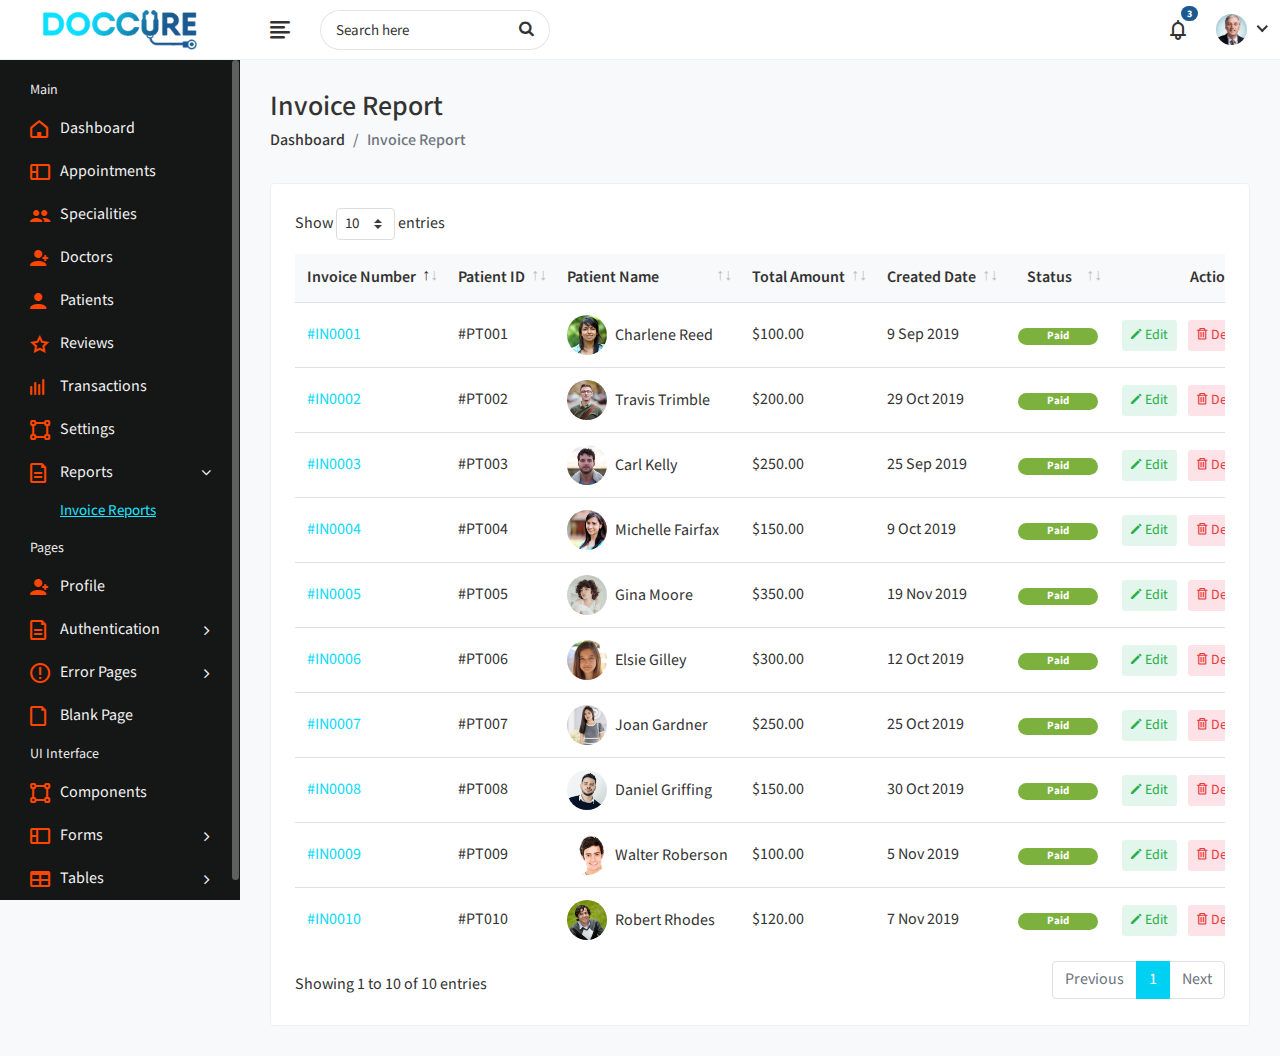
<file: pages/admin/invoice-report.html>
<!DOCTYPE html>
<html lang="en">
    
<!-- Mirrored from dreamguys.co.in/demo/doccure/admin/invoice-report.html by HTTrack Website Copier/3.x [XR&CO'2014], Sat, 30 Nov 2019 04:12:53 GMT -->
<head>
        <meta charset="utf-8">
        <meta name="viewport" content="width=device-width, initial-scale=1.0, user-scalable=0">
        <title> Invoice Report Page</title>
		
		<!-- Favicon -->
        <link rel="shortcut icon" type="image/x-icon" href="/assets/site-title-carousel/WEBpic.jpg">
		
		<!-- Bootstrap CSS -->
        <link rel="stylesheet" href="assets/css/bootstrap.min.css">
		
		<!-- Fontawesome CSS -->
        <link rel="stylesheet" href="assets/css/font-awesome.min.css">
		
		<!-- Feathericon CSS -->
        <link rel="stylesheet" href="assets/css/feathericon.min.css">
		
		<!-- Datatables CSS -->
		<link rel="stylesheet" href="assets/plugins/datatables/datatables.min.css">
		
		<!-- Main CSS -->
        <link rel="stylesheet" href="assets/css/style.css">
		
		<!--[if lt IE 9]>
			<script src="assets/js/html5shiv.min.js"></script>
			<script src="assets/js/respond.min.js"></script>
		<![endif]-->
    </head>
    <body>
	
		<!-- Main Wrapper -->
        <div class="main-wrapper">
		
			<!-- Header -->
            <div class="header">
			
				<!-- Logo -->
                <div class="header-left">
                    <a href="index.html" class="logo">
						<img src="assets/img/logo.png" alt="Logo">
					</a>
					<a href="index.html" class="logo logo-small">
						<img src="assets/img/logo-small.png" alt="Logo" width="30" height="30">
					</a>
                </div>
				<!-- /Logo -->
				
				<a href="javascript:void(0);" id="toggle_btn">
					<i class="fe fe-text-align-left"></i>
				</a>
				
				<div class="top-nav-search">
					<form>
						<input type="text" class="form-control" placeholder="Search here">
						<button class="btn" type="submit"><i class="fa fa-search"></i></button>
					</form>
				</div>
				
				<!-- Mobile Menu Toggle -->
				<a class="mobile_btn" id="mobile_btn">
					<i class="fa fa-bars"></i>
				</a>
				<!-- /Mobile Menu Toggle -->
				
				<!-- Header Right Menu -->
				<ul class="nav user-menu">
					
					<!-- Notifications -->
					<li class="nav-item dropdown noti-dropdown">
						<a href="#" class="dropdown-toggle nav-link" data-toggle="dropdown">
							<i class="fe fe-bell"></i> <span class="badge badge-pill">3</span>
						</a>
						<div class="dropdown-menu notifications">
							<div class="topnav-dropdown-header">
								<span class="notification-title">Notifications</span>
								<a href="javascript:void(0)" class="clear-noti"> Clear All </a>
							</div>
							<div class="noti-content">
								<ul class="notification-list">
									<li class="notification-message">
										<a href="#">
											<div class="media">
												<span class="avatar avatar-sm">
													<img class="avatar-img rounded-circle" alt="User Image" src="assets/img/doctors/doctor-thumb-01.jpg">
												</span>
												<div class="media-body">
													<p class="noti-details"><span class="noti-title">Dr. Ruby Perrin</span> Schedule <span class="noti-title">her appointment</span></p>
													<p class="noti-time"><span class="notification-time">4 mins ago</span></p>
												</div>
											</div>
										</a>
									</li>
									<li class="notification-message">
										<a href="#">
											<div class="media">
												<span class="avatar avatar-sm">
													<img class="avatar-img rounded-circle" alt="User Image" src="assets/img/patients/patient1.jpg">
												</span>
												<div class="media-body">
													<p class="noti-details"><span class="noti-title">Charlene Reed</span> has booked her appointment to <span class="noti-title">Dr. Ruby Perrin</span></p>
													<p class="noti-time"><span class="notification-time">6 mins ago</span></p>
												</div>
											</div>
										</a>
									</li>
									<li class="notification-message">
										<a href="#">
											<div class="media">
												<span class="avatar avatar-sm">
													<img class="avatar-img rounded-circle" alt="User Image" src="assets/img/patients/patient2.jpg">
												</span>
												<div class="media-body">
												<p class="noti-details"><span class="noti-title">Travis Trimble</span> sent a amount of $210 for his <span class="noti-title">appointment</span></p>
												<p class="noti-time"><span class="notification-time">8 mins ago</span></p>
												</div>
											</div>
										</a>
									</li>
									<li class="notification-message">
										<a href="#">
											<div class="media">
												<span class="avatar avatar-sm">
													<img class="avatar-img rounded-circle" alt="User Image" src="assets/img/patients/patient3.jpg">
												</span>
												<div class="media-body">
													<p class="noti-details"><span class="noti-title">Carl Kelly</span> send a message <span class="noti-title"> to his doctor</span></p>
													<p class="noti-time"><span class="notification-time">12 mins ago</span></p>
												</div>
											</div>
										</a>
									</li>
								</ul>
							</div>
							<div class="topnav-dropdown-footer">
								<a href="#">View all Notifications</a>
							</div>
						</div>
					</li>
					<!-- /Notifications -->
					
					<!-- User Menu -->
					<li class="nav-item dropdown has-arrow">
						<a href="#" class="dropdown-toggle nav-link" data-toggle="dropdown">
							<span class="user-img"><img class="rounded-circle" src="assets/img/profiles/avatar-01.jpg" width="31" alt="Ryan Taylor"></span>
						</a>
						<div class="dropdown-menu">
							<div class="user-header">
								<div class="avatar avatar-sm">
									<img src="assets/img/profiles/avatar-01.jpg" alt="User Image" class="avatar-img rounded-circle">
								</div>
								<div class="user-text">
									<h6>Ryan Taylor</h6>
									<p class="text-muted mb-0">Administrator</p>
								</div>
							</div>
							<a class="dropdown-item" href="profile.html">My Profile</a>
							<a class="dropdown-item" href="settings.html">Settings</a>
							<a class="dropdown-item" href="login.html">Logout</a>
						</div>
					</li>
					<!-- /User Menu -->
					
				</ul>
				<!-- /Header Right Menu -->
				
            </div>
			<!-- /Header -->
			
			<!-- Sidebar -->
            <div class="sidebar" id="sidebar">
                <div class="sidebar-inner slimscroll">
					<div id="sidebar-menu" class="sidebar-menu">
						<ul>
							<li class="menu-title"> 
								<span>Main</span>
							</li>
							<li> 
								<a href="index.html"><i class="fe fe-home"></i> <span>Dashboard</span></a>
							</li>
							<li> 
								<a href="appointment-list.html"><i class="fe fe-layout"></i> <span>Appointments</span></a>
							</li>
							<li> 
								<a href="specialities.html"><i class="fe fe-users"></i> <span>Specialities</span></a>
							</li>
							<li> 
								<a href="doctor-list.html"><i class="fe fe-user-plus"></i> <span>Doctors</span></a>
							</li>
							<li> 
								<a href="patient-list.html"><i class="fe fe-user"></i> <span>Patients</span></a>
							</li>
							<li> 
								<a href="reviews.html"><i class="fe fe-star-o"></i> <span>Reviews</span></a>
							</li>
							<li> 
								<a href="transactions-list.html"><i class="fe fe-activity"></i> <span>Transactions</span></a>
							</li>
							<li> 
								<a href="settings.html"><i class="fe fe-vector"></i> <span>Settings</span></a>
							</li>
							<li class="submenu">
								<a href="#"><i class="fe fe-document"></i> <span> Reports</span> <span class="menu-arrow"></span></a>
								<ul style="display: none;">
									<li><a class="active" href="invoice-report.html">Invoice Reports</a></li>
								</ul>
							</li>
							<li class="menu-title"> 
								<span>Pages</span>
							</li>
							<li> 
								<a href="profile.html"><i class="fe fe-user-plus"></i> <span>Profile</span></a>
							</li>
							<li class="submenu">
								<a href="#"><i class="fe fe-document"></i> <span> Authentication </span> <span class="menu-arrow"></span></a>
								<ul style="display: none;">
									<li><a href="login.html"> Login </a></li>
									<li><a href="register.html"> Register </a></li>
									<li><a href="forgot-password.html"> Forgot Password </a></li>
									<li><a href="lock-screen.html"> Lock Screen </a></li>
								</ul>
							</li>
							<li class="submenu">
								<a href="#"><i class="fe fe-warning"></i> <span> Error Pages </span> <span class="menu-arrow"></span></a>
								<ul style="display: none;">
									<li><a href="error-404.html">404 Error </a></li>
									<li><a href="error-500.html">500 Error </a></li>
								</ul>
							</li>
							<li> 
								<a href="blank-page.html"><i class="fe fe-file"></i> <span>Blank Page</span></a>
							</li>
							<li class="menu-title"> 
								<span>UI Interface</span>
							</li>
							<li> 
								<a href="components.html"><i class="fe fe-vector"></i> <span>Components</span></a>
							</li>
							<li class="submenu">
								<a href="#"><i class="fe fe-layout"></i> <span> Forms </span> <span class="menu-arrow"></span></a>
								<ul style="display: none;">
									<li><a href="form-basic-inputs.html">Basic Inputs </a></li>
									<li><a href="form-input-groups.html">Input Groups </a></li>
									<li><a href="form-horizontal.html">Horizontal Form </a></li>
									<li><a href="form-vertical.html"> Vertical Form </a></li>
									<li><a href="form-mask.html"> Form Mask </a></li>
									<li><a href="form-validation.html"> Form Validation </a></li>
								</ul>
							</li>
							<li class="submenu">
								<a href="#"><i class="fe fe-table"></i> <span> Tables </span> <span class="menu-arrow"></span></a>
								<ul style="display: none;">
									<li><a href="tables-basic.html">Basic Tables </a></li>
									<li><a href="data-tables.html">Data Table </a></li>
								</ul>
							</li>
							<li class="submenu">
								<a href="javascript:void(0);"><i class="fe fe-code"></i> <span>Multi Level</span> <span class="menu-arrow"></span></a>
								<ul style="display: none;">
									<li class="submenu">
										<a href="javascript:void(0);"> <span>Level 1</span> <span class="menu-arrow"></span></a>
										<ul style="display: none;">
											<li><a href="javascript:void(0);"><span>Level 2</span></a></li>
											<li class="submenu">
												<a href="javascript:void(0);"> <span> Level 2</span> <span class="menu-arrow"></span></a>
												<ul style="display: none;">
													<li><a href="javascript:void(0);">Level 3</a></li>
													<li><a href="javascript:void(0);">Level 3</a></li>
												</ul>
											</li>
											<li><a href="javascript:void(0);"> <span>Level 2</span></a></li>
										</ul>
									</li>
									<li>
										<a href="javascript:void(0);"> <span>Level 1</span></a>
									</li>
								</ul>
							</li>
						</ul>
					</div>
                </div>
            </div>
			<!-- /Sidebar -->
			
			<!-- Page Wrapper -->
            <div class="page-wrapper">
                <div class="content container-fluid">
				
					<!-- Page Header -->
					<div class="page-header">
						<div class="row">
							<div class="col-sm-12">
								<h3 class="page-title">Invoice Report</h3>
								<ul class="breadcrumb">
									<li class="breadcrumb-item"><a href="index.html">Dashboard</a></li>
									<li class="breadcrumb-item active">Invoice Report</li>
								</ul>
							</div>
						</div>
					</div>
					<!-- /Page Header -->
					
					<div class="row">
						<div class="col-sm-12">
							<div class="card">
								<div class="card-body">
									<div class="table-responsive">
										<table class="datatable table table-hover table-center mb-0">
											<thead>
												<tr>
													<th>Invoice Number</th>
													<th>Patient ID</th>
													<th>Patient Name</th>
													<th>Total Amount</th>
													<th>Created Date</th>
													<th class="text-center">Status</th>
													<th class="text-right">Actions</th>
												</tr>
											</thead>
											<tbody>
												<tr>
													<td><a href="invoice.html">#IN0001</td>
													<td>#PT001</td>
													<td>
														<h2 class="table-avatar">
															<a href="profile.html" class="avatar avatar-sm mr-2"><img class="avatar-img rounded-circle" src="assets/img/patients/patient1.jpg" alt="User Image"></a>
															<a href="profile.html">Charlene Reed </a>
														</h2>
													</td>
													<td>$100.00</td>
													<td>9 Sep 2019</td>
													<td class="text-center">
														<span class="badge badge-pill bg-success inv-badge">Paid</span>
													</td>
													<td class="text-right">
														<div class="actions">
															
															<a data-toggle="modal" href="#edit_invoice_report" class="btn btn-sm bg-success-light mr-2">
																<i class="fe fe-pencil"></i> Edit
															</a>
															<a class="btn btn-sm bg-danger-light" data-toggle="modal" href="#delete_modal">
																<i class="fe fe-trash"></i> Delete
															</a>
														</div>
													</td>
												</tr>
												<tr>
													<td><a href="invoice.html">#IN0002</td>
													<td>#PT002</td>
													<td>
														<h2 class="table-avatar">
															<a href="profile.html" class="avatar avatar-sm mr-2"><img class="avatar-img rounded-circle" src="assets/img/patients/patient2.jpg" alt="User Image"></a>
															<a href="profile.html">Travis Trimble </a>
														</h2>
													</td>
													<td>$200.00</td>
													<td>29 Oct 2019</td>
													<td class="text-center">
														<span class="badge badge-pill bg-success inv-badge">Paid</span>
													</td>
													<td class="text-right">
														<div class="actions">
															
															<a data-toggle="modal" href="#edit_invoice_report" class="btn btn-sm bg-success-light mr-2">
																<i class="fe fe-pencil"></i> Edit
															</a>
															<a class="btn btn-sm bg-danger-light" data-toggle="modal" href="#delete_modal">
																<i class="fe fe-trash"></i> Delete
															</a>
														</div>
													</td>
												</tr>
												<tr>
													<td><a href="invoice.html">#IN0003</td>
													<td>#PT003</td>
													<td>
														<h2 class="table-avatar">
															<a href="profile.html" class="avatar avatar-sm mr-2"><img class="avatar-img rounded-circle" src="assets/img/patients/patient3.jpg" alt="User Image"></a>
															<a href="profile.html">Carl Kelly</a>
														</h2>
													</td>
													<td>$250.00</td>
													<td>25 Sep 2019</td>
													<td class="text-center">
														<span class="badge badge-pill bg-success inv-badge">Paid</span>
													</td>
													<td class="text-right">
														<div class="actions">
															
															<a data-toggle="modal" href="#edit_invoice_report" class="btn btn-sm bg-success-light mr-2">
																<i class="fe fe-pencil"></i> Edit
															</a>
															<a class="btn btn-sm bg-danger-light" data-toggle="modal" href="#delete_modal">
																<i class="fe fe-trash"></i> Delete
															</a>
														</div>
													</td>
												</tr>
												<tr>
													<td><a href="invoice.html">#IN0004</td>
													<td>#PT004</td>
													<td>
														<h2 class="table-avatar">
															<a href="profile.html" class="avatar avatar-sm mr-2"><img class="avatar-img rounded-circle" src="assets/img/patients/patient4.jpg" alt="User Image"></a>
															<a href="profile.html"> Michelle Fairfax</a>
														</h2>
													</td>
													<td>$150.00</td>
													<td>9 Oct 2019</td>
													<td class="text-center">
														<span class="badge badge-pill bg-success inv-badge">Paid</span>
													</td>
													<td class="text-right">
														<div class="actions">
															
															<a data-toggle="modal" href="#edit_invoice_report" class="btn btn-sm bg-success-light mr-2">
																<i class="fe fe-pencil"></i> Edit
															</a>
															<a class="btn btn-sm bg-danger-light" data-toggle="modal" href="#delete_modal">
																<i class="fe fe-trash"></i> Delete
															</a>
														</div>
													</td>
												</tr>
												<tr>
													<td><a href="invoice.html">#IN0005</td>
													<td>#PT005</td>
													<td>
														<h2 class="table-avatar">
															<a href="profile.html" class="avatar avatar-sm mr-2"><img class="avatar-img rounded-circle" src="assets/img/patients/patient5.jpg" alt="User Image"></a>
															<a href="profile.html">Gina Moore</a>
														</h2>
													</td>
													<td>$350.00</td>
													<td>19 Nov 2019</td>
													<td class="text-center">
														<span class="badge badge-pill bg-success inv-badge">Paid</span>
													</td>
													<td class="text-right">
														<div class="actions">
															
															<a data-toggle="modal" href="#edit_invoice_report" class="btn btn-sm bg-success-light mr-2">
																<i class="fe fe-pencil"></i> Edit
															</a>
															<a class="btn btn-sm bg-danger-light" data-toggle="modal" href="#delete_modal">
																<i class="fe fe-trash"></i> Delete
															</a>
														</div>
													</td>
												</tr>
												<tr>
													<td><a href="invoice.html">#IN0006</td>
													<td>#PT006</td>
													<td>
														<h2 class="table-avatar">
															<a href="profile.html" class="avatar avatar-sm mr-2"><img class="avatar-img rounded-circle" src="assets/img/patients/patient6.jpg" alt="User Image"></a>
															<a href="profile.html">Elsie Gilley</a>
														</h2>
													</td>
													<td>$300.00</td>
													<td>12 Oct 2019</td>
													<td class="text-center">
														<span class="badge badge-pill bg-success inv-badge">Paid</span>
													</td>
													<td class="text-right">
														<div class="actions">
															
															<a data-toggle="modal" href="#edit_invoice_report" class="btn btn-sm bg-success-light mr-2">
																<i class="fe fe-pencil"></i> Edit
															</a>
															<a class="btn btn-sm bg-danger-light" data-toggle="modal" href="#delete_modal">
																<i class="fe fe-trash"></i> Delete
															</a>
														</div>
													</td>
												</tr>
												<tr>
													<td><a href="invoice.html">#IN0007</td>
													<td>#PT007</td>
													<td>
														<h2 class="table-avatar">
															<a href="profile.html" class="avatar avatar-sm mr-2"><img class="avatar-img rounded-circle" src="assets/img/patients/patient7.jpg" alt="User Image"></a>
															<a href="profile.html"> Joan Gardner</a>
														</h2>
													</td>
													<td>$250.00</td>
													<td>25 Oct 2019</td>
													<td class="text-center">
														<span class="badge badge-pill bg-success inv-badge">Paid</span>
													</td>
													<td class="text-right">
														<div class="actions">
															
															<a data-toggle="modal" href="#edit_invoice_report" class="btn btn-sm bg-success-light mr-2">
																<i class="fe fe-pencil"></i> Edit
															</a>
															<a class="btn btn-sm bg-danger-light" data-toggle="modal" href="#delete_modal">
																<i class="fe fe-trash"></i> Delete
															</a>
														</div>
													</td>
												</tr>
												<tr>
													<td><a href="invoice.html">#IN0008</td>
													<td>#PT008</td>
													<td>
														<h2 class="table-avatar">
															<a href="profile.html" class="avatar avatar-sm mr-2"><img class="avatar-img rounded-circle" src="assets/img/patients/patient8.jpg" alt="User Image"></a>
															<a href="profile.html"> Daniel Griffing</a>
														</h2>
													</td>
													<td>$150.00</td>
													<td>30 Oct 2019</td>
													<td class="text-center">
														<span class="badge badge-pill bg-success inv-badge">Paid</span>
													</td>
													<td class="text-right">
														<div class="actions">
															
															<a data-toggle="modal" href="#edit_invoice_report" class="btn btn-sm bg-success-light mr-2">
																<i class="fe fe-pencil"></i> Edit
															</a>
															<a class="btn btn-sm bg-danger-light" data-toggle="modal" href="#delete_modal">
																<i class="fe fe-trash"></i> Delete
															</a>
														</div>
													</td>
												</tr>
												<tr>
													<td><a href="invoice.html">#IN0009</td>
													<td>#PT009</td>
													<td>
														<h2 class="table-avatar">
															<a href="profile.html" class="avatar avatar-sm mr-2"><img class="avatar-img rounded-circle" src="assets/img/patients/patient9.jpg" alt="User Image"></a>
															<a href="profile.html">Walter Roberson</a>
														</h2>
													</td>
													<td>$100.00</td>
													<td>5 Nov 2019</td>
													<td class="text-center">
														<span class="badge badge-pill bg-success inv-badge">Paid</span>
													</td>
													<td class="text-right">
														<div class="actions">
															
															<a data-toggle="modal" href="#edit_invoice_report" class="btn btn-sm bg-success-light mr-2">
																<i class="fe fe-pencil"></i> Edit
															</a>
															<a class="btn btn-sm bg-danger-light" data-toggle="modal" href="#delete_modal">
																<i class="fe fe-trash"></i> Delete
															</a>
														</div>
													</td>
												</tr>
												<tr>
													<td><a href="invoice.html">#IN0010</td>
													<td>#PT010</td>
													<td>
														<h2 class="table-avatar">
															<a href="profile.html" class="avatar avatar-sm mr-2"><img class="avatar-img rounded-circle" src="assets/img/patients/patient10.jpg" alt="User Image"></a>
															<a href="profile.html">Robert Rhodes </a>
														</h2>
													</td>
													<td>$120.00</td>
													<td>7 Nov 2019</td>
													<td class="text-center">
														<span class="badge badge-pill bg-success inv-badge">Paid</span>
													</td>
													<td class="text-right">
														<div class="actions">
															
															<a data-toggle="modal" href="#edit_invoice_report" class="btn btn-sm bg-success-light mr-2">
																<i class="fe fe-pencil"></i> Edit
															</a>
															<a class="btn btn-sm bg-danger-light" data-toggle="modal" href="#delete_modal">
																<i class="fe fe-trash"></i> Delete
															</a>
														</div>
													</td>
												</tr>
											</tbody>
										</table>
									</div>
								</div>
							</div>
						</div>			
					</div>
					
				</div>			
			</div>
			<!-- /Page Wrapper -->
			
			<!-- Edit Details Modal -->
			<div class="modal fade" id="edit_invoice_report" aria-hidden="true" role="dialog">
				<div class="modal-dialog modal-dialog-centered" role="document" >
					<div class="modal-content">
						<div class="modal-header">
							<h5 class="modal-title">Edit Invoice Report</h5>
							<button type="button" class="close" data-dismiss="modal" aria-label="Close">
								<span aria-hidden="true">&times;</span>
							</button>
						</div>
						<div class="modal-body">
							<form>
								<div class="row form-row">
									<div class="col-12 col-sm-6">
										<div class="form-group">
											<label>Invoice Number</label>
											<input type="text" class="form-control" value="#INV-0001">
										</div>
									</div>
									<div class="col-12 col-sm-6">
										<div class="form-group">
											<label>Patient ID</label>
											<input type="text" class="form-control" value="	#PT002">
										</div>
									</div>
									<div class="col-12 col-sm-6">
										<div class="form-group">
											<label>Patient Name</label>
											<input type="text" class="form-control" value="R Amer">
										</div>
									</div>
									<div class="col-12 col-sm-6">
										<div class="form-group">
											<label>Patient Image</label>
											<input type="file"  class="form-control">
										</div>
									</div>
									<div class="col-12 col-sm-6">
										<div class="form-group">
											<label>Total Amount</label>
											<input type="text"  class="form-control" value="$200.00">
										</div>
									</div>
									<div class="col-12 col-sm-6">
										<div class="form-group">
											<label>Created Date</label>
											<input type="text"  class="form-control" value="29th Oct 2019">
										</div>
									</div>
									
								</div>
								<button type="submit" class="btn btn-primary btn-block">Save Changes</button>
							</form>
						</div>
					</div>
				</div>
			</div>
			<!-- /Edit Details Modal -->
		
			<!-- Delete Modal -->
			<div class="modal fade" id="delete_modal" aria-hidden="true" role="dialog">
				<div class="modal-dialog modal-dialog-centered" role="document" >
					<div class="modal-content">
					<!--	<div class="modal-header">
							<h5 class="modal-title">Delete</h5>
							<button type="button" class="close" data-dismiss="modal" aria-label="Close">
								<span aria-hidden="true">&times;</span>
							</button>
						</div>-->
						<div class="modal-body">
							<div class="form-content p-2">
								<h4 class="modal-title">Delete</h4>
								<p class="mb-4">Are you sure want to delete?</p>
								<button type="button" class="btn btn-primary">Save </button>
								<button type="button" class="btn btn-danger" data-dismiss="modal">Close</button>
							</div>
						</div>
					</div>
				</div>
			</div>
			<!-- /Delete Modal -->
        </div>
		<!-- /Main Wrapper -->
		
		<!-- jQuery -->
        <script src="assets/js/jquery-3.2.1.min.js"></script>
		
		<!-- Bootstrap Core JS -->
        <script src="assets/js/popper.min.js"></script>
        <script src="assets/js/bootstrap.min.js"></script>
		
		<!-- Slimscroll JS -->
        <script src="assets/plugins/slimscroll/jquery.slimscroll.min.js"></script>
		
		<!-- Datatables JS -->
		<script src="assets/plugins/datatables/jquery.dataTables.min.js"></script>
		<script src="assets/plugins/datatables/datatables.min.js"></script>
		
		<!-- Custom JS -->
		<script  src="assets/js/script.js"></script>
		
    </body>

<!-- Mirrored from dreamguys.co.in/demo/doccure/admin/invoice-report.html by HTTrack Website Copier/3.x [XR&CO'2014], Sat, 30 Nov 2019 04:12:53 GMT -->
</html>
</file>
<file: pages/admin/assets/plugins/morris/morris.css>
.morris-hover{position:absolute;z-index:1000}.morris-hover.morris-default-style{border-radius:10px;padding:6px;color:#666;background:rgba(255,255,255,0.8);border:solid 2px rgba(230,230,230,0.8);font-family:sans-serif;font-size:12px;text-align:center}.morris-hover.morris-default-style .morris-hover-row-label{font-weight:bold;margin:0.25em 0}
.morris-hover.morris-default-style .morris-hover-point{white-space:nowrap;margin:0.1em 0}
</file>
<file: css/Style.css>
@import url('../css/fonts.css');
@import url('./custom.css');
@import url('./animations.css');



html, body{
    margin: 0%;
    box-sizing: border-box;
    overflow-x: hidden;
}

:root{

    /*      Theme colors        */
    --text-gray: #3f4954;
    --text-light : #686666da;
    --bg-color: #0f0f0f;
    --white: #ffffff;
    --midnight: #104f55;

    /* gradient color   */
    --sky: linear-gradient(120deg, #a1c4fd 0%, #c2e9fb 100%);

    /*      theme font-family   */
    --Abel: 'Abel', cursive;
    --Anton: 'Anton', cursive;
    --Josefin : 'Josefin', cursive;
    --Lexend: 'Lexend', cursive;
    --Livvic : 'Livvic', cursive;
    --Pacifico: 'Pacifico', cursive;
}


/* ---------------- Global Classes ---------------*/

a{
    text-decoration: none;
    color: var(--text-gray);
}

.flex-row{
    display: flex;
    flex-direction: row;    
    flex-wrap: wrap;
}

ul{
    list-style-type: none;
}

h1{
    font-family: var(--Lexend);
    font-size: 2.5rem;
}

h2{
    font-family: var(--Lexend);
}

h3{
    font-family: var(--Abel);
    font-size: 1.3rem;
}

button.btn{
    border: none;
    border-radius: 2rem;
    padding: 1rem 3rem;
    font-size: 1rem;
    font-family: var(--Livvic);
    cursor: pointer;
}

span{
    font-family: var(--Abel);
}

.container{
    margin: 0 5vw;
}

.text-gray{
    color: var(--text-gray);
}

p{
    font-family: var(--Lexend);
    color: var(--text-light);
}

li{
    list-style: none;
}
.post-title a{
    font-family: var(--Lexend) !important;
}

/* ------x------- Global Classes -------x-------*/

/* --------------- navbar ----------------- */

.nav{
    background: white;
    padding: 12px 2rem;
    height: 0rem;
    min-height: 10vh;
    overflow: hidden;
    transition: height 1s ease-in-out;
}

.nav .nav-menu{    
    justify-content: space-between;
}

.nav .toggle-collapse{
    position: absolute;
    top: 0%;
    width: 90%;
    cursor: pointer;
    display: none;
}

.nav .toggle-collapse .toggle-icons{
    display: flex;
    justify-content: flex-end;
    padding: 1.7rem 0;
}

.nav .toggle-collapse .toggle-icons i{
    font-size: 1.4rem;
    color: var(--text-gray);
}

.collapse{
    height: 30rem;
}

.nav .nav-items{
    display: flex;
    margin: 0;
}

.nav .nav-brand .text-gray{
    font-family: var(--Pacifico);
    font-weight: 600;
}

.nav .nav-items .nav-link{
    padding: 1.6rem 1rem;
    font-size: 1.1rem;
    position: relative;
    font-family: var(--Lexend);
    font-size: 1.1rem;
}

.nav .nav-items .nav-link:hover{
    background-color: rgb(253, 91, 32);
}

.nav .nav-items .nav-link:hover a{
    color: var(--white);
}

.nav .nav-brand a{
    font-size: 1.6rem;
    padding: 1rem 0;
    display: block;
    font-family: var(--Lexend);
    font-size: 1.6rem;
}

.nav .social{
    padding: 1.4rem 0
}

.nav .social i{
    padding: 0 .2rem;
}

.nav .social i:hover{
    color: orangered;
}

/* -------x------- navbar ---------x------- */


/* ----------------- Main Content----------- */

/* --------------- Site title ---------------- */
main .site-title{
    background: url('../assets/Background-image.png');
    background-size: cover;
    height: 110vh;
    display: flex;
    justify-content: center;
}

main .site-title .site-background{
    padding-top: 10rem;
    text-align: center;
    color: var(--white);
}

main .site-title h1, h3{
    margin: .3rem;
}

main .site-title .btn{
    margin: 1.8rem;
    background: var(--sky);
}

main .site-title .btn:hover{
    background: transparent;
    border: 1px solid var(--white);
    color: var(--white);
}

/* --------x------ Site title --------x------- */

/* --------------- Blog Carousel ------------ */

main #fleet-lb{
    color: #021a33;
    position: relative;
    top: 9rem;
    border-left:rgb(253, 91, 32) 5px solid;
    padding-left: 1rem;
}
main .blog{
    background: url('../assets/site-title-carousel/05.png');
    background-repeat: repeat;
    background-position: right;
    height: 100vh;
    width: 100%;
    background-size: 65%;
}

main .blog .blog-post{
    padding-top: 6rem;
}

main .blog-post .blog-content{
    display: flex;
    flex-direction: column;
    text-align: center;
    width: 80%;
    margin: 3rem 2rem;
    box-shadow: 0 15px 20px rgba(0, 0, 0, 0.2);
}

main .blog-content .blog-title{
    padding: 2rem 0;
}

main .blog-content .btn-blog{
    padding: .7rem 2rem;
    background: var(--sky);
    margin: .5rem;
}

main .blog-content span{
    display: block;
}

section .container .owl-nav{
    position: absolute;
    top: 0%;
    margin: 0 auto;
    width: 100%;
}

.owl-nav .owl-prev .owl-nav-prev,
.owl-nav .owl-next .owl-nav-next{
    color: var(--text-gray);
    background: transparent;
    font-size: 2rem;
    position: relative;
    top: 6rem;
}

.owl-theme .owl-nav [class*='owl-']:hover{
    background: transparent;
    color: var(--midnight);
}

.owl-theme .owl-nav [class*='owl-']{
    outline: none;
}


/* -------x------- Blog Carousel -----x------ */

/* ---------------- Site Content ----------------*/

main .site-content{
    display: grid;
    grid-template-columns: 70% 30%;
}

main .post-content{
    width: 100%;
    
}

main .site-content .post-content > .post-image, .post-title{
    padding: 1rem 2rem;
    position: relative;
}

main .site-content .post-content > .post-image .post-info{
    background: var(--sky);
    padding: 1rem;
    position: absolute;
    bottom: 0%;
    left: 20vw;
    border-radius: 3rem;
}

main .site-content .post-content > .post-image > div{
    overflow: hidden;
}

main .site-content .post-content > .post-image .img{
    width: 100%;
    transition: all 1s ease;
}

main .site-content .post-content > .post-image .img:hover{
    transform: scale(1.3);
} 

/* -------x-------- Site Content --------x------- */


/* --------------- Sidebar ----------------------- */

.site-content > .sidebar .category-list{
    font-family: var(--Livvic);   
}

.site-content > .sidebar .category-list .list-items{
    background: var(--sky);
    padding: .4rem 1rem;
    margin: .8rem 0;
    border-radius: 3rem;
    width: 70%;
    display: flex;
    justify-content: space-between;
}

.site-content > .sidebar .category-list .list-items a{
    color:  black;
}

.site-content .sidebar .popular-post .post-content{
    padding: 1rem 0;
}

.site-content .sidebar .popular-post h2{
    padding-top: 8rem;
}
 
.site-content .sidebar .popular-post .post-info{
    padding: .4rem .1rem !important;
    bottom: 0rem !important;
    left: 1.5rem !important;
    border-radius: 0rem !important;
    background: white !important;
}
.site-content .sidebar .popular-post .post-info i{
    color: orangered;
}

.site-content .sidebar .popular-post .post-title a{
    font-size: 1rem;
}

.site-content .sidebar .newsletter{
    padding-top: 10rem;
}

.site-content .sidebar .newsletter .form-element{
    padding: .5rem 2rem;
}

.site-content .sidebar .newsletter .input-element{
    width: 80%;
    height: 1.9rem;
    padding: .3rem .5rem;
    font-family: var(--Lexend);
    font-size: 1rem;
}

.site-content .sidebar .newsletter .form-btn{
    border-radius: 0;
    padding: .8rem 32%;
    margin: 1rem 0;
    background: var(--sky);
}

.site-content .sidebar .popular-tags{
    padding: 5rem 0;
}

.site-content .sidebar .popular-tags .tags .tag{
    background: var(--sky);
    padding: .4rem 1rem;
    border-radius: 3rem;
    margin: .4rem .6rem;
}


/* -------x------- Sidebar -----------x----------- */

/* ---------x------- Main Content -----x----- */


/* ----------------- Footer --------------------- */

footer.footer{
    height: 100%;
    background: var(--bg-color);
    position: relative;
}

footer.footer .container{
    display: grid;
    grid-template-columns: repeat(4, 1fr);
}

footer.footer .container > div{
    flex-grow: 1;
    flex-basis: 0;
    padding: 3rem .9rem;
}

footer.footer .container h2{
    color: var(--white);
}

footer.footer .newsletter .form-element{
    background: black;
    display: inline-block;
}

footer.footer .newsletter .form-element input{
    padding: .5rem .7rem;
    border: none;
    background: transparent;
    color: white;
    font-family: var(--Josefin);
    font-size: 1rem;
    width: 74%;
}

footer.footer .newsletter .form-element span{
    background: var(--sky);
    padding: .5rem .7rem;
    cursor: pointer;
}

footer.footer .instagram div > img{
    display: inline-block;
    width: 25%;
    height: 50%;
    margin: .3rem .4rem;
}

footer.footer .follow div i{
    color: var(--white);
    padding: 0 .4rem;
}

footer.footer .rights{
    justify-content: center;
    font-family: var(--Josefin);
}

footer.footer .rights h4 a{
    color: var(--white);
}

footer.footer .move-up{
    position: absolute;
    right: 6%;
    top: 50%;
}

footer.footer .move-up span{
    color: var(--midnight);
}

footer.footer .move-up span:hover{
    color: var(--white);
    cursor: pointer;
}

/* ---------x------- Footer ----------x---------- */

/*              Viewport less then or equal to 1130px            */

@media only screen and (max-width: 1130px){
    .site-content .post-content > .post-image .post-info{
        left: 2rem !important;
        bottom: 1.2rem !important;
        border-radius: 0% !important;
    }

    .site-content .sidebar .popular-post .post-info{
        display: none !important;
    }

    footer.footer .container{
        grid-template-columns: repeat(2, 1fr);
    }

}

/*      x       Viewport less then or equal to 1130px    x     */


/*              Viewport less then or equal to 750px            */

@media only screen and (max-width: 750px){
    .nav .nav-menu, .nav .nav-items{
        flex-direction: column;
    }

    .nav .toggle-collapse{
        display: initial;
    }

    main .site-content{
        grid-template-columns: 100%;
    }

    footer.footer .container{
        grid-template-columns: repeat(1, 1fr);
    }

}


/*        x      Viewport less then or equal to 750px       x     */


/*              Viewport less then or equal to 520px            */

@media only screen and (max-width: 520px){
    main .blog{
        height: 125vh;
    }

    .site-content .post-content > .post-image .post-info{
        display: none;
    }

    footer.footer .container > div{
        padding:  1rem .9rem !important;
    }

    footer .rights{
        padding: 0 1.4rem;
        text-align: center;
    }

    nav .toggle-collapse{
        width: 80% !important;
    }

}

/*        x      Viewport less then or equal to 520px       x     */
</file>
<file: css/signup.css>
/* 
body {
	 
	background: #f6f5f7;
	display: flex;
	justify-content: center;
	align-items: center;
	flex-direction: column;
	font-family: 'Montserrat', sans-serif;
	height: 100vh;
	margin: -20px 0 50px;
} */
body{
	overflow-x: visible !important;
}
.h1 {
	font-weight: bold;
	margin: 0;
}

.h2 {
	text-align: center;
}

p {
	font-size: 14px; 
	font-weight: 100; 
	line-height: 20px; 
	letter-spacing: 0.5px;
	margin: 20px 0 30px;
}

.span {
	font-size: 12px;
}

.a {
	color: #333;
	font-size: 14px;
	text-decoration: none;
	margin: 15px 0;
}

button {
	border-radius: 20px ;
	border: 1px solid #FF4B2B ;
	background-color: #FF4B2B ;
	color: #FFFFFF ;
	font-size: 12px ;
	font-weight: bold ;
	padding: 12px 45px ;
	letter-spacing: 1px ;
	text-transform: uppercase ;
	transition: transform 80ms ease-in;
}

button:active {
	transform: scale(0.95);
}

button:focus {
	outline: none;
}

button.ghost {
	background-color: transparent;
	border-color: #FFFFFF;
}

.form {
	background-color: #FFFFFF;
	display: flex;
	align-items: center;
	justify-content: center;
	flex-direction: column;
	padding: 0 50px;
	height: 100%;
	text-align: center;
}

input {
	background-color: #eee;
	border: none;
	padding: 12px 15px;
	margin: 8px 0;
	width: 100%;
}

.container {
	background-color: #fff;
	border-radius: 10px;
  	box-shadow: 0 14px 28px rgba(0,0,0,0.25), 
			0 10px 10px rgba(0,0,0,0.22);
	position: relative;
	overflow: visible;
	width: 768px;
	max-width: 100%;
	min-height: 480px;
	left: 25%;
}

.form-container {
	position: absolute;
	top: 0;
	height: 100%;
	transition: all 0.6s ease-in-out;
}

.sign-in-container {
	left: 0;
	width: 50%;
	z-index: 2;
}

.container.right-panel-active .sign-in-container {
	transform: translateX(100%);
}

.sign-up-container {
	left: 0;
	width: 50%;
	opacity: 0;
	z-index: 1;
}

.container.right-panel-active .sign-up-container {
	transform: translateX(100%);
	opacity: 1;
	z-index: 5;
	animation: show 0.6s;
}

@keyframes show {
	0%, 49.99% {
		opacity: 0;
		z-index: 1;
	}
	
	50%, 100% {
		opacity: 1;
		z-index: 5;
	}
}

.overlay-container {
	position: absolute;
	top: 0;
	left: 50%;
	width: 50%;
	height: 100%;
	overflow: hidden;
	transition: transform 0.6s ease-in-out;
	z-index: 100;
}

.container.right-panel-active .overlay-container{
	transform: translateX(-100%);
}

.overlay {
	background: #FF416C;
	background: -webkit-linear-gradient(to right, #FF4B2B, #FF416C);
	background: linear-gradient(to right, #FF4B2B, #FF416C);
	background-repeat: no-repeat;
	background-size: cover;
	background-position: 0 0;
	color: #FFFFFF;
	position: relative;
	left: -100%;
	height: 100%;
	width: 200%;
  	transform: translateX(0);
	transition: transform 0.6s ease-in-out;
}

.container.right-panel-active .overlay {
  	transform: translateX(50%);
}

.overlay-panel {
	position: absolute;
	display: flex;
	align-items: center;
	justify-content: center;
	flex-direction: column;
	padding: 0 40px;
	text-align: center;
	top: 0;
	height: 100%;
	width: 50%;
	transform: translateX(0);
	transition: transform 0.6s ease-in-out;
}

.overlay-left {
	transform: translateX(-20%);
}

.container.right-panel-active .overlay-left {
	transform: translateX(0);
}

.overlay-right {
	right: 0;
	transform: translateX(0);
}

.container.right-panel-active .overlay-right {
	transform: translateX(20%);
}

.social-container {
	margin: 20px 0;
}

.social-container .a {
	border: 1px solid #DDDDDD;
	border-radius: 50%;
	display: inline-flex;
	justify-content: center;
	align-items: center;
	margin: 0 5px;
	height: 40px;
	width: 40px;
}
</file>
<file: css/user.css>
body {
    color: #797979;
    background: #f1f2f7;
    font-family: 'Open Sans', sans-serif;
    padding: 0px !important;
    margin: 0px !important;
    font-size: 13px;
    text-rendering: optimizeLegibility;
    -webkit-font-smoothing: antialiased;
    -moz-font-smoothing: antialiased;
}

.profile-nav, .profile-info{
    margin-top:30px;   
}

.profile-nav .user-heading {
    background: orangered;
    color: #fff;
    border-radius: 4px 4px 0 0;
    -webkit-border-radius: 4px 4px 0 0;
    padding: 30px;
    text-align: center;
}

.profile-nav .user-heading.round a  {
    border-radius: 50%;
    -webkit-border-radius: 50%;
    border: 10px solid rgba(255,255,255,0.3);
    display: inline-block;
}

.profile-nav .user-heading a img {
    width: 112px;
    height: 112px;
    border-radius: 50%;
    -webkit-border-radius: 50%;
}

.profile-nav .user-heading h1 {
    font-size: 22px;
    font-weight: 300;
    margin-bottom: 5px;
}

.profile-nav .user-heading p {
    font-size: 12px;
}

.profile-nav ul {
    margin-top: 1px;
}

.profile-nav ul > li {
    border-bottom: 1px solid #ebeae6;
    margin-top: 0;
    line-height: 30px;
}

.profile-nav ul > li:last-child {
    border-bottom: none;
}

.profile-nav ul > li > a {
    border-radius: 0;
    -webkit-border-radius: 0;
    color: #89817f;
    border-left: 5px solid #fff;
}

.profile-nav ul > li > a:hover, .profile-nav ul > li > a:focus, .profile-nav ul li.active  a {
    background: #f8f7f5 !important;
    border-left: 5px solid orangered;
    color: #89817f !important;
}

.profile-nav ul > li:last-child > a:last-child {
    border-radius: 0 0 4px 4px;
    -webkit-border-radius: 0 0 4px 4px;
}

.profile-nav ul > li > a > i{
    font-size: 16px;
    padding-right: 10px;
    color: #bcb3aa;
}

.r-activity {
    margin: 6px 0 0;
    font-size: 12px;
}


.p-text-area, .p-text-area:focus {
    border: none;
    font-weight: 300;
    box-shadow: none;
    color: #c3c3c3;
    font-size: 16px;
}

.profile-info .panel-footer {
    background-color:#f8f7f5 ;
    border-top: 1px solid #e7ebee;
}

.profile-info .panel-footer ul li a {
    color: #7a7a7a;
}

.bio-graph-heading {
    background: orangered;
    color: #fff;
    text-align: center;
    font-style: italic;
    padding: 40px 110px;
    border-radius: 4px 4px 0 0;
    -webkit-border-radius: 4px 4px 0 0;
    font-size: 16px;
    font-weight: 300;
}

.bio-graph-info {
    color: #89817e;
}

.bio-graph-info h1 {
    font-size: 22px;
    font-weight: 300;
    margin: 0 0 20px;
}

.bio-row {
    width: 50%;
    float: left;
    margin-bottom: 10px;
    padding:0 15px;
}

.bio-row p span {
    width: 100px;
    display: inline-block;
}

.bio-chart, .bio-desk {
    float: left;
}

.bio-chart {
    width: 40%;
}

.bio-desk {
    width: 60%;
}

.bio-desk h4 {
    font-size: 15px;
    font-weight:400;
}

.bio-desk h4.terques {
    color: #4CC5CD;
}

.bio-desk h4.red {
    color: #e26b7f;
}

.bio-desk h4.green {
    color: #97be4b;
}

.bio-desk h4.purple {
    color: #caa3da;
}

.file-pos {
    margin: 6px 0 10px 0;
}

.profile-activity h5 {
    font-weight: 300;
    margin-top: 0;
    color: #c3c3c3;
}

.summary-head {
    background: #ee7272;
    color: #fff;
    text-align: center;
    border-bottom: 1px solid #ee7272;
}

.summary-head h4 {
    font-weight: 300;
    text-transform: uppercase;
    margin-bottom: 5px;
}

.summary-head p {
    color: rgba(255,255,255,0.6);
}

ul.summary-list {
    display: inline-block;
    padding-left:0 ;
    width: 100%;
    margin-bottom: 0;
}

ul.summary-list > li {
    display: inline-block;
    width: 19.5%;
    text-align: center;
}

ul.summary-list > li > a > i {
    display:block;
    font-size: 18px;
    padding-bottom: 5px;
}

ul.summary-list > li > a {
    padding: 10px 0;
    display: inline-block;
    color: #818181;
}

ul.summary-list > li  {
    border-right: 1px solid #eaeaea;
}

ul.summary-list > li:last-child  {
    border-right: none;
}

.activity {
    width: 100%;
    float: left;
    margin-bottom: 10px;
}

.activity.alt {
    width: 100%;
    float: right;
    margin-bottom: 10px;
}

.activity span {
    float: left;
}

.activity.alt span {
    float: right;
}
.activity span, .activity.alt span {
    width: 45px;
    height: 45px;
    line-height: 45px;
    border-radius: 50%;
    -webkit-border-radius: 50%;
    background: #eee;
    text-align: center;
    color: #fff;
    font-size: 16px;
}

.activity.terques span {
    background: #8dd7d6;
}

.activity.terques h4 {
    color: #8dd7d6;
}
.activity.purple span {
    background: #b984dc;
}

.activity.purple h4 {
    color: #b984dc;
}
.activity.blue span {
    background: #90b4e6;
}

.activity.blue h4 {
    color: #90b4e6;
}
.activity.green span {
    background: #aec785;
}

.activity.green h4 {
    color: #aec785;
}

.activity h4 {
    margin-top:0 ;
    font-size: 16px;
}

.activity p {
    margin-bottom: 0;
    font-size: 13px;
}

.activity .activity-desk i, .activity.alt .activity-desk i {
    float: left;
    font-size: 18px;
    margin-right: 10px;
    color: #bebebe;
}

.activity .activity-desk {
    margin-left: 70px;
    position: relative;
}

.activity.alt .activity-desk {
    margin-right: 70px;
    position: relative;
}

.activity.alt .activity-desk .panel {
    float: right;
    position: relative;
}

.activity-desk .panel {
    background: #F4F4F4 ;
    display: inline-block;
}


.activity .activity-desk .arrow {
    border-right: 8px solid #F4F4F4 !important;
}
.activity .activity-desk .arrow {
    border-bottom: 8px solid transparent;
    border-top: 8px solid transparent;
    display: block;
    height: 0;
    left: -7px;
    position: absolute;
    top: 13px;
    width: 0;
}

.activity-desk .arrow-alt {
    border-left: 8px solid #F4F4F4 !important;
}

.activity-desk .arrow-alt {
    border-bottom: 8px solid transparent;
    border-top: 8px solid transparent;
    display: block;
    height: 0;
    right: -7px;
    position: absolute;
    top: 13px;
    width: 0;
}

.activity-desk .album {
    display: inline-block;
    margin-top: 10px;
}

.activity-desk .album a{
    margin-right: 10px;
}

.activity-desk .album a:last-child{
    margin-right: 0px;
}
</file>
<file: pages/admin/assets/css/feathericon.min.css>
@charset "utf-8";@font-face{font-family:feathericon;src:url(../fonts/feathericon.eot);src:url(../fonts/feathericond41d.eot?#iefix) format('embedded-opentype'),url(../fonts/feathericon.woff) format('woff'),url(../fonts/feathericon.ttf) format('truetype'),url(../fonts/feathericon.svg) format('svg');font-weight:400;font-style:normal}.fe{display:inline-block;font:normal normal normal 16px feathericon;font-size:inherit;text-rendering:auto;-webkit-font-smoothing:antialiased;-moz-osx-font-smoothing:grayscale}.fe-activity:before{content:"\f1e2"}.fe-add-cart:before{content:"\f1e6"}.fe-align-bottom:before{content:"\f1bf"}.fe-align-center:before{content:"\f195"}.fe-align-left:before{content:"\f196"}.fe-align-right:before{content:"\f197"}.fe-align-top:before{content:"\f1c0"}.fe-align-vertically:before{content:"\f1c1"}.fe-angry:before{content:"\f1b6"}.fe-app-menu:before{content:"\f198"}.fe-apron:before{content:"\f1fb"}.fe-arrow-down:before{content:"\f100"}.fe-arrow-left:before{content:"\f101"}.fe-arrow-right:before{content:"\f102"}.fe-arrow-up:before{content:"\f103"}.fe-artboard:before{content:"\f104"}.fe-audio-player:before{content:"\f199"}.fe-backward:before{content:"\f180"}.fe-bar:before{content:"\f105"}.fe-bar-chart:before{content:"\f106"}.fe-beer:before{content:"\f107"}.fe-beginner:before{content:"\f1f7"}.fe-bell:before{content:"\f108"}.fe-birthday-cake:before{content:"\f163"}.fe-bold:before{content:"\f179"}.fe-bolt:before{content:"\f1e3"}.fe-book:before{content:"\f109"}.fe-bookmark:before{content:"\f170"}.fe-bread:before{content:"\f206"}.fe-browser:before{content:"\f10b"}.fe-brush:before{content:"\f10c"}.fe-bug:before{content:"\f10d"}.fe-building:before{content:"\f10e"}.fe-bus:before{content:"\f1fe"}.fe-cage:before{content:"\f1e7"}.fe-calendar:before{content:"\f10f"}.fe-camera:before{content:"\f110"}.fe-car:before{content:"\f1ff"}.fe-cart:before{content:"\f1e8"}.fe-check:before{content:"\f111"}.fe-check-circle:before{content:"\f19a"}.fe-check-circle-o:before{content:"\f19b"}.fe-check-verified:before{content:"\f19c"}.fe-clock:before{content:"\f113"}.fe-close:before{content:"\f114"}.fe-cloud:before{content:"\f115"}.fe-cocktail:before{content:"\f116"}.fe-code:before{content:"\f117"}.fe-codepen:before{content:"\f1d3"}.fe-coffee:before{content:"\f166"}.fe-columns:before{content:"\f118"}.fe-comment:before{content:"\f119"}.fe-comment-o:before{content:"\f1d2"}.fe-commenting:before{content:"\f11a"}.fe-comments:before{content:"\f11b"}.fe-compress:before{content:"\f181"}.fe-credit-card:before{content:"\f1e9"}.fe-crop:before{content:"\f1c2"}.fe-cry:before{content:"\f1b7"}.fe-cutlery:before{content:"\f19d"}.fe-delete-link:before{content:"\f19e"}.fe-desktop:before{content:"\f11d"}.fe-diamond:before{content:"\f11e"}.fe-difference:before{content:"\f1c3"}.fe-disabled:before{content:"\f11f"}.fe-disappointed:before{content:"\f1b8"}.fe-distribute-horizontally:before{content:"\f1cf"}.fe-distribute-vertically:before{content:"\f1c5"}.fe-document:before{content:"\f19f"}.fe-donut:before{content:"\f1f9"}.fe-download:before{content:"\f120"}.fe-drop-down:before{content:"\f121"}.fe-drop-left:before{content:"\f122"}.fe-drop-right:before{content:"\f123"}.fe-drop-up:before{content:"\f124"}.fe-edit:before{content:"\f17f"}.fe-eject:before{content:"\f182"}.fe-elipsis-h:before{content:"\f125"}.fe-elipsis-v:before{content:"\f126"}.fe-equalizer:before{content:"\f1a0"}.fe-eraser:before{content:"\f1c6"}.fe-expand:before{content:"\f183"}.fe-export:before{content:"\f16e"}.fe-eye:before{content:"\f127"}.fe-facebook:before{content:"\f1d4"}.fe-fast-backward:before{content:"\f184"}.fe-fast-forward:before{content:"\f185"}.fe-feather:before{content:"\f174"}.fe-feed:before{content:"\f128"}.fe-file:before{content:"\f1b1"}.fe-file-audio:before{content:"\f1b2"}.fe-file-excel:before{content:"\f1a2"}.fe-file-image:before{content:"\f1b3"}.fe-file-movie:before{content:"\f1b4"}.fe-file-powerpoint:before{content:"\f1a3"}.fe-file-word:before{content:"\f1a4"}.fe-file-zip:before{content:"\f1b5"}.fe-filter:before{content:"\f173"}.fe-flag:before{content:"\f129"}.fe-folder:before{content:"\f12a"}.fe-folder-open:before{content:"\f176"}.fe-fork:before{content:"\f12b"}.fe-forward:before{content:"\f186"}.fe-frowing:before{content:"\f1b9"}.fe-frying-pan:before{content:"\f207"}.fe-gamepad:before{content:"\f191"}.fe-gear:before{content:"\f1a5"}.fe-gift:before{content:"\f1ea"}.fe-git:before{content:"\f1d5"}.fe-github:before{content:"\f1d6"}.fe-github-alt:before{content:"\f1d7"}.fe-globe:before{content:"\f12c"}.fe-google:before{content:"\f1d8"}.fe-google-plus:before{content:"\f1d9"}.fe-hash:before{content:"\f12d"}.fe-headphone:before{content:"\f18e"}.fe-heart:before{content:"\f12e"}.fe-heart-o:before{content:"\f167"}.fe-home:before{content:"\f12f"}.fe-import:before{content:"\f16f"}.fe-info:before{content:"\f130"}.fe-insert-link:before{content:"\f1a6"}.fe-instagram:before{content:"\f1da"}.fe-intersect:before{content:"\f1c7"}.fe-italic:before{content:"\f17a"}.fe-key:before{content:"\f131"}.fe-keyboard:before{content:"\f132"}.fe-kitchen-cooker:before{content:"\f1a7"}.fe-laptop:before{content:"\f133"}.fe-layer:before{content:"\f18c"}.fe-layout:before{content:"\f134"}.fe-line-chart:before{content:"\f135"}.fe-link:before{content:"\f136"}.fe-link-external:before{content:"\f137"}.fe-list-bullet:before{content:"\f17c"}.fe-list-order:before{content:"\f17d"}.fe-list-task:before{content:"\f17e"}.fe-location:before{content:"\f138"}.fe-lock:before{content:"\f139"}.fe-login:before{content:"\f13a"}.fe-logout:before{content:"\f13b"}.fe-loop:before{content:"\f192"}.fe-magic:before{content:"\f177"}.fe-mail:before{content:"\f13c"}.fe-map:before{content:"\f16d"}.fe-mask:before{content:"\f1c8"}.fe-medal:before{content:"\f13d"}.fe-megaphone:before{content:"\f13e"}.fe-mention:before{content:"\f164"}.fe-messanger:before{content:"\f1e1"}.fe-minus:before{content:"\f140"}.fe-mitarashi-dango:before{content:"\f208"}.fe-mobile:before{content:"\f141"}.fe-money:before{content:"\f1a8"}.fe-moon:before{content:"\f1ef"}.fe-mouse:before{content:"\f142"}.fe-music:before{content:"\f175"}.fe-notice-active:before{content:"\f200"}.fe-notice-off:before{content:"\f201"}.fe-notice-on:before{content:"\f202"}.fe-notice-push:before{content:"\f203"}.fe-octpus:before{content:"\f1fc"}.fe-open-mouth:before{content:"\f1ba"}.fe-palette:before{content:"\f165"}.fe-paper-plane:before{content:"\f178"}.fe-pause:before{content:"\f187"}.fe-pencil:before{content:"\f144"}.fe-phone:before{content:"\f145"}.fe-picture:before{content:"\f1a9"}.fe-picture-square:before{content:"\f1e4"}.fe-pie-chart:before{content:"\f146"}.fe-pinterest:before{content:"\f1db"}.fe-pizza:before{content:"\f147"}.fe-play:before{content:"\f188"}.fe-plug:before{content:"\f18f"}.fe-plus:before{content:"\f148"}.fe-pocket:before{content:"\f1dc"}.fe-pot:before{content:"\f1aa"}.fe-print:before{content:"\f171"}.fe-prototype:before{content:"\f149"}.fe-question:before{content:"\f14a"}.fe-quote-left:before{content:"\f14b"}.fe-quote-right:before{content:"\f14c"}.fe-rage:before{content:"\f1bb"}.fe-random:before{content:"\f189"}.fe-remove-cart:before{content:"\f1eb"}.fe-rice-cracker:before{content:"\f1fa"}.fe-rocket:before{content:"\f14d"}.fe-scale:before{content:"\f1c9"}.fe-search:before{content:"\f14e"}.fe-search-minus:before{content:"\f16a"}.fe-search-plus:before{content:"\f16b"}.fe-share:before{content:"\f14f"}.fe-shield:before{content:"\f172"}.fe-shopping-bag:before{content:"\f1ec"}.fe-sitemap:before{content:"\f150"}.fe-smile:before{content:"\f1bc"}.fe-smile-alt:before{content:"\f1bd"}.fe-smile-heart:before{content:"\f1f6"}.fe-smile-plus:before{content:"\f1f5"}.fe-speaker:before{content:"\f1ab"}.fe-squid:before{content:"\f1fd"}.fe-star:before{content:"\f151"}.fe-star-o:before{content:"\f168"}.fe-step-backward:before{content:"\f1d0"}.fe-step-forward:before{content:"\f1d1"}.fe-stop:before{content:"\f18b"}.fe-subtract:before{content:"\f1ca"}.fe-sunny-o:before{content:"\f1f0"}.fe-sunrise:before{content:"\f1f1"}.fe-sync:before{content:"\f194"}.fe-table:before{content:"\f1ac"}.fe-tablet:before{content:"\f152"}.fe-tag:before{content:"\f153"}.fe-target:before{content:"\f1f3"}.fe-taxi:before{content:"\f204"}.fe-terminal:before{content:"\f154"}.fe-text-align-center:before{content:"\f1cb"}.fe-text-align-justify:before{content:"\f1e5"}.fe-text-align-left:before{content:"\f1cc"}.fe-text-align-right:before{content:"\f1cd"}.fe-text-size:before{content:"\f17b"}.fe-ticket:before{content:"\f155"}.fe-tiled:before{content:"\f156"}.fe-timeline:before{content:"\f1ad"}.fe-tired:before{content:"\f1be"}.fe-train:before{content:"\f1f8"}.fe-trash:before{content:"\f157"}.fe-trophy:before{content:"\f158"}.fe-truck:before{content:"\f1ed"}.fe-tumbler-glass:before{content:"\f209"}.fe-twitter:before{content:"\f1dd"}.fe-umbrella:before{content:"\f1f2"}.fe-underline:before{content:"\f1ae"}.fe-union:before{content:"\f1ce"}.fe-unlock:before{content:"\f169"}.fe-upload:before{content:"\f159"}.fe-usb:before{content:"\f190"}.fe-user:before{content:"\f15a"}.fe-user-minus:before{content:"\f16c"}.fe-user-plus:before{content:"\f15b"}.fe-users:before{content:"\f15c"}.fe-vector:before{content:"\f15d"}.fe-video:before{content:"\f15e"}.fe-vr:before{content:"\f205"}.fe-wallet:before{content:"\f1ee"}.fe-warning:before{content:"\f15f"}.fe-watch:before{content:"\f1af"}.fe-watch-alt:before{content:"\f1b0"}.fe-wine-glass:before{content:"\f161"}.fe-wordpress:before{content:"\f1de"}.fe-wordpress-alt:before{content:"\f1df"}.fe-wrench:before{content:"\f162"}.fe-yaki-dango:before{content:"\f20a"}.fe-youtube:before{content:"\f1e0"}
</file>
<file: pages/admin/assets/css/style.css>
/*
Author       : Dreamguys
Template Name: Doccure - Bootstrap Admin Template
Version      : 1.0
*/

/*============================
 [Table of CSS]

1. General
2. Table
3. Helper Class
4. Bootstrap Classes
5. Select2
6. Nav Tabs
7. Components
8. Header
9. Sidebar
10. Content
11. Login
12. Lock Screen
13. Notifications
14. Dashboard
15. Invoice
16. Calendar
17. Inbox
18. Mail View
19. Error
20. Chat
21. Product
22. Product Details
23. Profile
24. Template Options
25. Responsive

========================================*/

/*-----------------
	1. General
-----------------------*/

@import url('https://fonts.googleapis.com/css?family=Mada:400,500,600,700&amp;display=swap');

@font-face {
	font-family: 'Material Icons';
	font-style: normal;
	font-weight: 400;
	src: url(../fonts/MaterialIcons-Regular.eot); /* For IE6-8 */
	src: local('Material Icons'),
	local('MaterialIcons-Regular'),
	url(../fonts/MaterialIcons-Regular.html) format('woff2'),
	url(../fonts/MaterialIcons-Regular.woff) format('woff'),
	url(../fonts/MaterialIcons-Regular.ttf) format('truetype');
}
html {
	height: 100%;
}
body {
	background-color: #f8f9fa;
	color: #333;
	font-family: 'Mada', sans-serif;
	font-size: 1rem;
	height: 100%;
	line-height: 1.5;
	overflow-x: hidden;
}

h1,
h2,
h3,
h4,
h5,
h6 {
	font-family: 'Mada', sans-serif;
	margin-top: 0;
}
a:hover,
a:active,
a:focus {
	outline: none;
	text-decoration: none;
	color: #00d0f1;
}
input:-webkit-autofill,
input:-webkit-autofill:hover,
input:-webkit-autofill:focus {
    -webkit-box-shadow: 0 0 0px 1000px white inset !important;
}
.form-control {
    border: 1px solid #ddd;
    box-shadow: none;
    color: #333;
    font-size: 15px;
    height: 40px;
}
.form-control:focus {
	border-color: #00d0f1;
	box-shadow: none;
	outline: 0 none;
}
.form-control.form-control-sm {
	height: calc(1.5em + .5rem + 2px);
}

.form-control.form-control-lg {
	height: calc(1.5em + 1rem + 2px);
}
a {
	color: #0dd9f9;
}
input,
button,
a {
	transition: all 0.4s ease;
	-moz-transition: all 0.4s ease;
	-o-transition: all 0.4s ease;
	-ms-transition: all 0.4s ease;
	-webkit-transition: all 0.4s ease;
}
input, input:focus,
button, button:focus {
	outline: none;
}
input[type="file"] {
    height: auto;
    min-height: calc(1.5em + .75rem + 2px);
}
input[type=text],
input[type=password] {
	-webkit-appearance: none;
	-moz-appearance: none;
	appearance: none;
}
textarea.form-control {
	resize: vertical;
}
.navbar-nav > li {
	float: left;
}
.form-group {
	margin-bottom: 1.25rem;
}
.input-group .form-control {
	height: 40px;
}
.nav .open > a,
.nav .open > a:focus,
.nav .open > a:hover {
	background-color: rgba(0, 0, 0, 0.1);
	border-color: rgba(0, 0, 0, 0.1);
}
.material-icons {
	font-family: 'Material Icons';
	font-weight: normal;
	font-style: normal;
	font-size: 24px;
	display: inline-block;
	line-height: 1;
	text-transform: none;
	letter-spacing: normal;
	word-wrap: normal;
	white-space: nowrap;
	direction: ltr;
	-webkit-font-smoothing: antialiased;
	text-rendering: optimizeLegibility;
	-moz-osx-font-smoothing: grayscale;
	font-feature-settings: 'liga';
}
.font-weight-600 {
	font-weight: 600;
}

/*-----------------
	2. Table
-----------------------*/

.table {
	color: #333;
	max-width: 100%;
	margin-bottom: 0;
	width: 100%;
}
.table-striped > tbody > tr:nth-of-type(2n+1) {
	background-color: #f8f9fa;
}
.table.no-border > tbody > tr > td,
.table > tbody > tr > th,
.table.no-border > tfoot > tr > td,
.table.no-border > tfoot > tr > th,
.table.no-border > thead > tr > td,
.table.no-border > thead > tr > th {
	border-top: 0;
	padding: 10px 8px;
}
.table-nowrap td,
.table-nowrap th {
	white-space: nowrap
}
.table.dataTable {
	border-collapse: collapse !important;
}
table.table td h2 {
	display: inline-block;
	font-size: inherit;
	font-weight: 400;
	margin: 0;
	padding: 0;
	vertical-align: middle;
}
table.table td h2.table-avatar {
    align-items: center;
    display: inline-flex;
    font-size: inherit;
    font-weight: 400;
    margin: 0;
    padding: 0;
    vertical-align: middle;
	white-space: nowrap;
}
table.table td h2 a {
	color: #333;
}
table.table td h2 a:hover {
	color: #00d0f1;
}
table.table td h2 span {
	color: #888;
	display: block;
	font-size: 12px;
	margin-top: 3px;
}
.table thead {
	background-color: #f8f9fa;
	border-bottom: 1px solid rgba(0, 0, 0, 0.03);
}
.table thead tr th {
	font-weight: 600;
	border: 0;
}
.table tbody tr {
	border-bottom: 1px solid rgba(0, 0, 0, 0.05);
}
.table tbody tr:last-child {
	border-color: transparent;
}
.table.table-center td,
.table.table-center th {
	vertical-align: middle;
}
.table-hover tbody tr:hover {
	background-color: #f7f7f7;
}
.table-hover tbody tr:hover td {
	color: #474648;
}
.table-striped thead tr {
	border-color: transparent;
}
.table-striped tbody tr {
	border-color: transparent;
}
.table-striped tbody tr:nth-of-type(even) {
	background-color: rgba(255, 255, 255, 0.3);
}
.table-striped tbody tr:nth-of-type(odd) {
	background-color: rgba(235, 235, 235, 0.4);
}
.table-bordered {
	border: 1px solid rgba(0, 0, 0, 0.05) !important;
}
.table-bordered th,
.table-bordered td {
	border-color: rgba(0, 0, 0, 0.05);
}
.card-table .card-body {
    padding: 0;
}
.card-table .card-body .table > thead > tr > th {
    border-top: 0;
}
.card-table .card-body .table tr td:first-child,
.card-table .card-body .table tr th:first-child {
    padding-left: 1.5rem;
}
.card-table .card-body .table tr td:last-child,
.card-table .card-body .table tr th:last-child {
    padding-right: 1.5rem;
}
.card-table .table td, .card-table .table th {
    border-top: 1px solid #e2e5e8;
    padding: 1rem 0.75rem;
    white-space: nowrap;
}
#delete_modal .modal-content {
	text-align: center;
}
/*-----------------
	3. Helper Class
-----------------------*/

.p-20 {
	padding: 20px !important;
}
.p-t-0 {
	padding-top: 0 !important;
}
.m-0 {
	margin: 0 !important;
}
.m-r-5 {
	margin-right: 5px !important;
}
.m-r-10 {
	margin-right: 10px !important;
}
.m-l-5 {
	margin-left: 5px !important;
}
.m-l-15 {
	margin-left: 15px !important;
}
.m-t-5 {
	margin-top: 5px !important;
}
.m-t-0 {
	margin-top: 0 !important;
}
.m-t-10 {
	margin-top: 10px !important;
}
.m-t-15 {
	margin-top: 15px !important;
}
.m-t-20 {
	margin-top: 20px !important;
}
.m-t-30 {
	margin-top: 30px !important;
}
.m-t-50 {
	margin-top: 50px !important;
}
.m-b-5 {
	margin-bottom: 5px !important;
}
.m-b-10 {
	margin-bottom: 10px !important;
}
.m-b-15 {
	margin-bottom: 15px !important;
}
.m-b-20 {
	margin-bottom: 20px !important;
}
.m-b-30 {
	margin-bottom: 30px !important;
}
.block {
	display: block !important;
}
.cal-icon {
	position: relative;
	width: 100%;
}
.cal-icon:after {
	color: #979797;
	content: "\f073";
	display: block;
	font-family: "FontAwesome";
    font-size: 15px;
    margin: auto;
    position: absolute;
    right: 15px;
    top: 10px;
}

/*-----------------
	4. Bootstrap Classes
-----------------------*/

.btn.focus, .btn:focus {
    box-shadow: unset;
}
.btn-white {
	background-color: #fff;
	border: 1px solid #ccc;
	color: #333;
}
.btn.btn-rounded {
	border-radius: 50px;
}
.bg-primary,
.badge-primary {
	background-color: #00d0f1 !important;
}
a.bg-primary:focus, 
a.bg-primary:hover, 
button.bg-primary:focus, 
button.bg-primary:hover {
    background-color: #19c1dc !important;
}
.bg-success,
.badge-success {
	background-color: #7bb13c !important;
}
a.bg-success:focus, 
a.bg-success:hover, 
button.bg-success:focus, 
button.bg-success:hover {
    background-color: #699834 !important;
}
.bg-info,
.badge-info {
	background-color: #009efb !important;
}
a.bg-info:focus, 
a.bg-info:hover, 
button.bg-info:focus, 
button.bg-info:hover {
    background-color: #028ee1 !important;
}
.bg-warning,
.badge-warning {
	background-color: #ffbc34 !important;
}
a.bg-warning:focus, 
a.bg-warning:hover, 
button.bg-warning:focus, 
button.bg-warning:hover {
    background-color: #e9ab2e !important;
}
.bg-danger,
.badge-danger {
	background-color: #e84646 !important;
}
a.bg-danger:focus, 
a.bg-danger:hover, 
button.bg-danger:focus, 
button.bg-danger:hover {
    background-color: #e63333 !important;
}
.bg-white {
	background-color: #fff;
}
.bg-purple,
.badge-purple {
    background-color: #9368e9 !important;
}
.text-primary,
.dropdown-menu > li > a.text-primary {
	color: #00d0f1 !important
}
.text-success,
.dropdown-menu > li > a.text-success {
	color: #699834 !important;
}
.text-danger,
.dropdown-menu > li > a.text-danger {
	color: #e84646 !important;
}
.text-info,
.dropdown-menu > li > a.text-info {
	color: #009efb !important;
}
.text-warning,
.dropdown-menu > li > a.text-warning {
	color: #ffbc34 !important;
}
.text-purple,
.dropdown-menu > li > a.text-purple {
	color: #7460ee !important;
}
.text-muted {
    color: #757575 !important;
}
.text-secondary {
    color: #b8bdc1!important;
}
.border-primary {
    border-color: #00d0f1!important;
}
.btn-primary {
	background-color: #00d0f1;
    border: 1px solid #00d0f1;
}
.btn-primary:hover,
.btn-primary:focus,
.btn-primary.active,
.btn-primary:active,
.open > .dropdown-toggle.btn-primary {
	background-color: #19c1dc;
	border: 1px solid #19c1dc;
}
.nav-pills .nav-link.active, .nav-pills .show>.nav-link {
    color: #fff;
    background-color: #00d0f1;
}
.btn-primary.active.focus,
.btn-primary.active:focus,
.btn-primary.active:hover,
.btn-primary.focus:active,
.btn-primary:active:focus,
.btn-primary:active:hover,
.open > .dropdown-toggle.btn-primary.focus,
.open > .dropdown-toggle.btn-primary:focus,
.open > .dropdown-toggle.btn-primary:hover {
	background-color: #19c1dc;
	border: 1px solid #19c1dc;
}
.btn-primary.active:not(:disabled):not(.disabled),
.btn-primary:active:not(:disabled):not(.disabled),
.show > .btn-primary.dropdown-toggle {
	background-color: #19c1dc;
	border-color: #19c1dc;
	color: #fff;
}
.btn-primary.active:focus:not(:disabled):not(.disabled), 
.btn-primary:active:focus:not(:disabled):not(.disabled), 
.show > .btn-primary.dropdown-toggle:focus {
	box-shadow: unset;
}
.btn-primary.disabled, .btn-primary:disabled {
    background-color: #00d0f1;
    border-color: #00d0f1;
    color: #fff;
}
.btn-secondary.active:focus:not(:disabled):not(.disabled), 
.btn-secondary:active:focus:not(:disabled):not(.disabled), 
.show > .btn-secondary.dropdown-toggle:focus {
	box-shadow: unset;
}
.btn-success {
	background-color: #7bb13c;
	border: 1px solid #7bb13c
}
.btn-success:hover,
.btn-success:focus,
.btn-success.active,
.btn-success:active,
.open > .dropdown-toggle.btn-success {
	background-color: #699834;
	border: 1px solid #699834;
	color: #fff;
}
.btn-success.active.focus,
.btn-success.active:focus,
.btn-success.active:hover,
.btn-success.focus:active,
.btn-success:active:focus,
.btn-success:active:hover,
.open > .dropdown-toggle.btn-success.focus,
.open > .dropdown-toggle.btn-success:focus,
.open > .dropdown-toggle.btn-success:hover {
	background-color: #699834;
	border: 1px solid #699834
}
.btn-success.active:not(:disabled):not(.disabled),
.btn-success:active:not(:disabled):not(.disabled),
.show > .btn-success.dropdown-toggle {
	background-color: #699834;
	border-color: #699834;
	color: #fff;
}
.btn-success.active:focus:not(:disabled):not(.disabled), 
.btn-success:active:focus:not(:disabled):not(.disabled), 
.show > .btn-success.dropdown-toggle:focus {
	box-shadow: unset;
}
.btn-success.disabled, .btn-success:disabled {
    background-color: #7bb13c;
    border-color: #7bb13c;
    color: #fff;
}
.btn-info {
	background-color: #009efb;
	border: 1px solid #009efb
}
.btn-info:hover,
.btn-info:focus,
.btn-info.active,
.btn-info:active,
.open > .dropdown-toggle.btn-info {
	background-color: #028ee1;
	border: 1px solid #028ee1
}
.btn-info.active.focus,
.btn-info.active:focus,
.btn-info.active:hover,
.btn-info.focus:active,
.btn-info:active:focus,
.btn-info:active:hover,
.open > .dropdown-toggle.btn-info.focus,
.open > .dropdown-toggle.btn-info:focus,
.open > .dropdown-toggle.btn-info:hover {
	background-color: #028ee1;
	border: 1px solid #028ee1
}
.btn-info.active:not(:disabled):not(.disabled),
.btn-info:active:not(:disabled):not(.disabled),
.show > .btn-info.dropdown-toggle {
	background-color: #028ee1;
	border-color: #028ee1;
	color: #fff;
}
.btn-info.active:focus:not(:disabled):not(.disabled), 
.btn-info:active:focus:not(:disabled):not(.disabled), 
.show > .btn-info.dropdown-toggle:focus {
	box-shadow: unset;
}
.btn-info.disabled, .btn-info:disabled {
    background-color: #009efb;
    border-color: #009efb;
    color: #fff;
}
.btn-warning {
	background-color: #ffbc34;
	border: 1px solid #ffbc34
}
.btn-warning:hover,
.btn-warning:focus,
.btn-warning.active,
.btn-warning:active,
.open > .dropdown-toggle.btn-warning {
	background-color: #e9ab2e;
	border: 1px solid #e9ab2e
}
.btn-warning.active.focus,
.btn-warning.active:focus,
.btn-warning.active:hover,
.btn-warning.focus:active,
.btn-warning:active:focus,
.btn-warning:active:hover,
.open > .dropdown-toggle.btn-warning.focus,
.open > .dropdown-toggle.btn-warning:focus,
.open > .dropdown-toggle.btn-warning:hover {
	background-color: #e9ab2e;
	border: 1px solid #e9ab2e
}
.btn-warning.active:not(:disabled):not(.disabled),
.btn-warning:active:not(:disabled):not(.disabled),
.show > .btn-danger.dropdown-toggle {
	background-color: #e9ab2e;
	border-color: #e9ab2e;
	color: #fff;
}
.btn-warning.active:focus:not(:disabled):not(.disabled), 
.btn-warning:active:focus:not(:disabled):not(.disabled), 
.show > .btn-warning.dropdown-toggle:focus {
	box-shadow: unset;
}
.btn-warning.disabled, .btn-warning:disabled {
    background-color: #ffbc34;
    border-color: #ffbc34;
    color: #fff;
}
.btn-danger {
	background-color: #e84646;
	border: 1px solid #e84646;
}
.btn-danger:hover,
.btn-danger:focus,
.btn-danger.active,
.btn-danger:active,
.open > .dropdown-toggle.btn-danger {
	background-color: #e63333;
	border: 1px solid #e63333;
}
.btn-danger.active.focus,
.btn-danger.active:focus,
.btn-danger.active:hover,
.btn-danger.focus:active,
.btn-danger:active:focus,
.btn-danger:active:hover,
.open > .dropdown-toggle.btn-danger.focus,
.open > .dropdown-toggle.btn-danger:focus,
.open > .dropdown-toggle.btn-danger:hover {
	background-color: #e63333;
	border: 1px solid #e63333;
}
.btn-danger.active:not(:disabled):not(.disabled),
.btn-danger:active:not(:disabled):not(.disabled),
.show > .btn-danger.dropdown-toggle {
	background-color: #e63333;
	border-color: #e63333;
	color: #fff;
}
.btn-danger.active:focus:not(:disabled):not(.disabled), 
.btn-danger:active:focus:not(:disabled):not(.disabled), 
.show > .btn-danger.dropdown-toggle:focus {
	box-shadow: unset;
}
.btn-danger.disabled, .btn-danger:disabled {
    background-color: #f62d51;
    border-color: #f62d51;
    color: #fff;
}
.btn-light.active:focus:not(:disabled):not(.disabled), 
.btn-light:active:focus:not(:disabled):not(.disabled), 
.show > .btn-light.dropdown-toggle:focus {
    box-shadow: unset;
}
.btn-dark.active:focus:not(:disabled):not(.disabled), 
.btn-dark:active:focus:not(:disabled):not(.disabled), 
.show > .btn-dark.dropdown-toggle:focus {
    box-shadow: unset;
}
.btn-outline-primary {
	color: #00d0f1;
	border-color: #00d0f1;
}
.btn-outline-primary:hover {
	background-color: #00d0f1;
	border-color: #00d0f1;
}
.btn-outline-primary:focus, 
.btn-outline-primary.focus {
	box-shadow: none;
}
.btn-outline-primary.disabled, 
.btn-outline-primary:disabled {
	color: #00d0f1;
	background-color: transparent;
}
.btn-outline-primary:not(:disabled):not(.disabled):active, 
.btn-outline-primary:not(:disabled):not(.disabled).active,
.show > .btn-outline-primary.dropdown-toggle {
	background-color: #00d0f1;
	border-color: #00d0f1;
}
.btn-outline-primary:not(:disabled):not(.disabled):active:focus, 
.btn-outline-primary:not(:disabled):not(.disabled).active:focus,
.show > .btn-outline-primary.dropdown-toggle:focus {
	box-shadow: none;
}
.btn-outline-success {
	color: #7bb13c;
	border-color: #7bb13c;
}
.btn-outline-success:hover {
	background-color: #7bb13c;
	border-color: #7bb13c;
}
.btn-outline-success:focus, .btn-outline-success.focus {
	box-shadow: none;
}
.btn-outline-success.disabled, .btn-outline-success:disabled {
	color: #7bb13c;
	background-color: transparent;
}
.btn-outline-success:not(:disabled):not(.disabled):active, 
.btn-outline-success:not(:disabled):not(.disabled).active,
.show > .btn-outline-success.dropdown-toggle {
	background-color: #7bb13c;
	border-color: #7bb13c;
}
.btn-outline-success:not(:disabled):not(.disabled):active:focus, 
.btn-outline-success:not(:disabled):not(.disabled).active:focus,
.show > .btn-outline-success.dropdown-toggle:focus {
	box-shadow: none;
}
.btn-outline-info {
	color: #009efb;
	border-color: #009efb;
}
.btn-outline-info:hover {
	color: #fff;
	background-color: #009efb;
	border-color: #009efb;
}
.btn-outline-info:focus, .btn-outline-info.focus {
	box-shadow: none;
}
.btn-outline-info.disabled, .btn-outline-info:disabled {
	background-color: transparent;
	color: #009efb;
}
.btn-outline-info:not(:disabled):not(.disabled):active, 
.btn-outline-info:not(:disabled):not(.disabled).active,
.show > .btn-outline-info.dropdown-toggle {
	background-color: #009efb;
	border-color: #009efb;
}
.btn-outline-info:not(:disabled):not(.disabled):active:focus, 
.btn-outline-info:not(:disabled):not(.disabled).active:focus,
.show > .btn-outline-info.dropdown-toggle:focus {
	box-shadow: none;
}
.btn-outline-warning {
	color: #ffbc34;
	border-color: #ffbc34;
}
.btn-outline-warning:hover {
	color: #212529;
	background-color: #ffbc34;
	border-color: #ffbc34;
}
.btn-outline-warning:focus, .btn-outline-warning.focus {
	box-shadow: none;
}
.btn-outline-warning.disabled, .btn-outline-warning:disabled {
	background-color: transparent;
	color: #ffbc34;
}
.btn-outline-warning:not(:disabled):not(.disabled):active, 
.btn-outline-warning:not(:disabled):not(.disabled).active,
.show > .btn-outline-warning.dropdown-toggle {
	color: #212529;
	background-color: #ffbc34;
	border-color: #ffbc34;
}
.btn-outline-warning:not(:disabled):not(.disabled):active:focus, 
.btn-outline-warning:not(:disabled):not(.disabled).active:focus,
.show > .btn-outline-warning.dropdown-toggle:focus {
	box-shadow: none;
}
.btn-outline-danger {
	color: #e84646;
	border-color: #e84646;
}
.btn-outline-danger:hover {
	color: #fff;
	background-color: #e84646;
	border-color: #e84646;
}
.btn-outline-danger:focus, .btn-outline-danger.focus {
	box-shadow: none;
}
.btn-outline-danger.disabled, .btn-outline-danger:disabled {
	background-color: transparent;
	color: #e84646;
}
.btn-outline-danger:not(:disabled):not(.disabled):active, 
.btn-outline-danger:not(:disabled):not(.disabled).active,
.show > .btn-outline-danger.dropdown-toggle {
	background-color: #e84646;
	border-color: #e84646;
}
.btn-outline-danger:not(:disabled):not(.disabled):active:focus, 
.btn-outline-danger:not(:disabled):not(.disabled).active:focus,
.show > .btn-outline-danger.dropdown-toggle:focus {
	box-shadow: none;
}
.btn-outline-light {
    color: #ababab;
    border-color: #e6e6e6;
}
.btn-outline-light.disabled, .btn-outline-light:disabled {
    color: #ababab;
}
.pagination > .active > a, 
.pagination > .active > a:focus,
.pagination > .active > a:hover,
.pagination > .active > span,
.pagination > .active > span:focus,
.pagination > .active > span:hover {
	background-color: #00d0f1;
	border-color: #00d0f1;
}
.pagination > li > a, 
.pagination > li > span {
	color: #00d0f1;
}
.page-link:hover {
	color: #00d0f1;
}
.page-link:focus {
	box-shadow: unset;
}
.page-item.active .page-link {
	background-color: #00d0f1;
	border-color: #00d0f1;
}
.dropdown-menu {
	border: 1px solid rgba(0, 0, 0, 0.1);
	border-radius: 3px;
	transform-origin: left top 0;
	box-shadow: inherit;
	background-color: #fff;
}
.dropdown-item.active, .dropdown-item:active {
    background-color: #00d0f1;
}
.navbar-nav .open .dropdown-menu {
	border: 0;
	box-shadow: 0 0 10px rgba(0, 0, 0, 0.1);
	background-color: #fff;
}
.dropdown-menu {
	font-size: 14px;
}
.card {
    border: 1px solid #f0f0f0;
    margin-bottom: 1.875rem;
}
.card-body {
	padding: 1.5rem;
}
.card-header {
	border-bottom: 1px solid #e6e6e6;
	padding: 1rem 1.5rem;
}
.card-footer {
	background-color: #fff;
	border-top: 1px solid #e6e6e6;
	padding: 1rem 1.5rem;
}
.card .card-header {
    background-color: #fff;
    border-bottom: 1px solid #eaeaea;
}
.card .card-header .card-title {
    margin-bottom: 0;
}
.modal-footer.text-left {
	text-align: left;
}
.modal-footer.text-center {
	text-align: center;
}
.btn-light {
	border-color: #e6e6e6;
	color: #a6a6a6;
}
.bootstrap-datetimepicker-widget table td.active, .bootstrap-datetimepicker-widget table td.active:hover {
	background-color: #00d0f1;
	text-shadow: unset;
}
.bootstrap-datetimepicker-widget table td.today:before{
	border-bottom-color:#00d0f1;
}
.bg-info-light{
	background-color:rgba(2, 182, 179,0.12) !important;
	color:#1db9aa !important;
}
.bg-primary-light{
	background-color:rgba(17, 148, 247,0.12) !important;
	color:#2196f3 !important;
}
.bg-danger-light{
	background-color:rgba(242, 17, 54,0.12) !important;
	color:#e63c3c !important;
}
.bg-warning-light{
	background-color:rgba(255, 152, 0,0.12) !important;
	color:#f39c12 !important;
}
.bg-success-light{
	background-color:rgba(15, 183, 107,0.12) !important;
	color:#26af48 !important;
}
.bg-purple-light{
	background-color:rgba(197, 128, 255,0.12) !important;
	color:#c580ff !important;
}
.bg-default-light{
	background-color:rgba(40, 52, 71,0.12) !important;
	color:#283447 !important;
}

/*-----------------
	5. Select2
-----------------------*/

.select2-container .select2-selection--single {
	border: 1px solid #ddd;
	height: 40px;
}
.select2-container--default .select2-selection--single .select2-selection__arrow {
	height: 38px;
	right: 7px;
}
.select2-container--default .select2-selection--single .select2-selection__arrow b {
	border-color: #ddd transparent transparent;
	border-style: solid;
	border-width: 6px 6px 0;
	height: 0;
	left: 50%;
	margin-left: -10px;
	margin-top: -2px;
	position: absolute;
	top: 50%;
	width: 0;
}
.select2-container--default.select2-container--open .select2-selection--single .select2-selection__arrow b {
	border-color: transparent transparent #ddd;
	border-width: 0 6px 6px;
}
.select2-container .select2-selection--single .select2-selection__rendered {
	padding-right: 30px;
	padding-left: 15px;
}
.select2-container--default .select2-selection--single .select2-selection__rendered {
	color: #333;
	font-size: 15px;
	font-weight: normal;
	line-height: 38px;
}
.select2-container--default .select2-results__option--highlighted[aria-selected] {
	background-color: #00d0f1;
}
.select2-container--default .select2-selection--multiple {
	border: 1px solid #ddd;
	min-height: 40px;
}

/*-----------------
	6. Nav Tabs
-----------------------*/

.nav-tabs {
	border-bottom: 1px solid #e6e6e6;
}
.card-header-tabs {
    border-bottom: 0;
}
.nav-tabs > li > a {
	margin-right: 0;
	color: #888;
	border-radius: 0;
}
.nav-tabs > li > a:hover,
.nav-tabs > li > a:focus {
	border-color: transparent;
	color: #333;
}
.nav-tabs.nav-tabs-solid > li > a {
	color: #333;
}
.nav-tabs.nav-tabs-solid > .active > a,
.nav-tabs.nav-tabs-solid > .active > a:hover,
.nav-tabs.nav-tabs-solid > .active > a:focus {
	background-color: #00d0f1;
	border-color: #00d0f1;
	color: #fff;
}
.tab-content {
	padding-top: 20px;
}
.nav-tabs .nav-link {
	border-radius: 0;
}
.nav-tabs .nav-link:focus, .nav-tabs .nav-link:hover {
    background-color: #eee;
    border-color: transparent;
	color: #333;
}
.nav-tabs.nav-justified > li > a {
	border-radius: 0;
	margin-bottom: 0;
}
.nav-tabs.nav-justified > li > a:hover,
.nav-tabs.nav-justified > li > a:focus {
	border-bottom-color: #ddd;
}
.nav-tabs.nav-justified.nav-tabs-solid > li > a {
	border-color: transparent;
}
.nav-tabs.nav-tabs-solid > li > a {
	color: #333;
}
.nav-tabs.nav-tabs-solid > li > a.active,
.nav-tabs.nav-tabs-solid > li > a.active:hover,
.nav-tabs.nav-tabs-solid > li > a.active:focus {
	background-color: #00d0f1;
	border-color: #00d0f1;
	color: #fff;
}
.nav-tabs.nav-tabs-solid.nav-tabs-rounded {
	border-radius: 50px;
}
.nav-tabs.nav-tabs-solid.nav-tabs-rounded > li > a {
	border-radius: 50px;
}
.nav-tabs.nav-tabs-solid.nav-tabs-rounded > li > a.active,
.nav-tabs.nav-tabs-solid.nav-tabs-rounded > li > a.active:hover,
.nav-tabs.nav-tabs-solid.nav-tabs-rounded > li > a.active:focus {
	border-radius: 50px;
}
.nav-tabs-justified > li > a {
	border-radius: 0;
	margin-bottom: 0;
}
.nav-tabs-justified > li > a:hover,
.nav-tabs-justified > li > a:focus {
	border-bottom-color: #ddd;
}
.nav-tabs-justified.nav-tabs-solid > li > a {
	border-color: transparent;
}
.nav-tabs.nav-justified.nav-tabs-top {
	border-bottom: 1px solid #ddd;
}
.nav-tabs.nav-justified.nav-tabs-top > li > a,
.nav-tabs.nav-justified.nav-tabs-top > li > a:hover,
.nav-tabs.nav-justified.nav-tabs-top > li > a:focus {
	border-width: 2px 0 0 0;
}
.nav-tabs.nav-tabs-top > li {
	margin-bottom: 0;
}
.nav-tabs.nav-tabs-top > li > a,
.nav-tabs.nav-tabs-top > li > a:hover,
.nav-tabs.nav-tabs-top > li > a:focus {
	border-width: 2px 0 0 0;
}
.nav-tabs.nav-tabs-top > li.open > a,
.nav-tabs.nav-tabs-top > li > a:hover,
.nav-tabs.nav-tabs-top > li > a:focus {
	border-top-color: #ddd;
}
.nav-tabs.nav-tabs-top > li+li > a {
	margin-left: 1px;
}
.nav-tabs.nav-tabs-top > li > a.active,
.nav-tabs.nav-tabs-top > li > a.active:hover,
.nav-tabs.nav-tabs-top > li > a.active:focus {
	border-top-color: #00d0f1;
}
.nav-tabs.nav-tabs-bottom > li {
	margin-bottom: -1px;
}
.nav-tabs.nav-tabs-bottom > li > a.active, 
.nav-tabs.nav-tabs-bottom > li > a.active:hover, 
.nav-tabs.nav-tabs-bottom > li > a.active:focus {
	border-bottom-width: 2px;
	border-color: transparent;
	border-bottom-color: #00d0f1;
	background-color: transparent;
	transition: none 0s ease 0s; 
	-moz-transition: none 0s ease 0s; 
	-o-transition: none 0s ease 0s; 
	-ms-transition: none 0s ease 0s; 
	-webkit-transition: none 0s ease 0s;
}
.nav-tabs.nav-tabs-solid {
	background-color: #fafafa;
	border: 0;
}
.nav-tabs.nav-tabs-solid > li {
	margin-bottom: 0;
}
.nav-tabs.nav-tabs-solid > li > a {
	border-color: transparent;
}
.nav-tabs.nav-tabs-solid > li > a:hover,
.nav-tabs.nav-tabs-solid > li > a:focus {
	background-color: #f5f5f5;
}
.nav-tabs.nav-tabs-solid > .open:not(.active) > a {
	background-color: #f5f5f5;
	border-color: transparent;
}
.nav-tabs-justified.nav-tabs-top {
	border-bottom: 1px solid #ddd;
}
.nav-tabs-justified.nav-tabs-top > li > a,
.nav-tabs-justified.nav-tabs-top > li > a:hover,
.nav-tabs-justified.nav-tabs-top > li > a:focus {
	border-width: 2px 0 0 0;
}

/*-----------------
	7. Components
-----------------------*/

.section-header {
    margin-bottom: 1.875rem;
}
.section-header .section-title {
    color: #333;
}
.line {
    background-color: #00d0f1;
    height: 2px;
    margin: 0;
    width: 60px;
}
.comp-buttons .btn {
	margin-bottom: 5px;
}
.pagination-box .pagination {
	margin-top: 0;
}
.comp-dropdowns .btn-group {
	margin-bottom: 5px;
}
.progress-example .progress {
	margin-bottom: 1.5rem;
}
.progress-xs {
	height: 4px;
}
.progress-sm {
	height: 15px;
}
.progress.progress-sm {
	height: 6px;
}
.progress.progress-md {
	height: 8px;
}
.progress.progress-lg {
	height: 18px;
}
.row.row-sm {
    margin-left: -3px;
    margin-right: -3px;
}
.row.row-sm > div {
    padding-left: 3px;
    padding-right: 3px;
}
.table-responsive {
	white-space: nowrap;
}

/* Avatar */

.avatar {
	position: relative;
	display: inline-block;
	width: 3rem;
	height: 3rem
}
.avatar > img {
	width: 100%;
	height: 100%;
	-o-object-fit: contain;
	object-fit: contain;
}
.avatar-title {
	width: 100%;
	height: 100%;
	background-color: #00d0f1;
	color: #fff;
	display: flex;
	align-items: center;
	justify-content: center;
}
.avatar-away:before,
.avatar-offline:before,
.avatar-online:before {
	position: absolute;
	right: 0;
	bottom: 0;
	width: 25%;
	height: 25%;
	border-radius: 50%;
	content: '';
	border: 2px solid #fff;
}
.avatar-online:before {
	background-color: #7bb13c;
}
.avatar-offline:before {
	background-color: #e84646;
}
.avatar-away:before {
	background-color: #ffbc34;
}
.avatar .border {
	border-width: 3px !important;
}
.avatar .rounded {
	border-radius: 6px !important;
}
.avatar .avatar-title {
	font-size: 18px;
}
.avatar-xs {
	width: 1.65rem;
	height: 1.65rem;
}
.avatar-xs .border {
	border-width: 2px !important;
}
.avatar-xs .rounded {
	border-radius: 4px !important;
}
.avatar-xs .avatar-title {
	font-size: 12px;
}
.avatar-xs.avatar-away:before,
.avatar-xs.avatar-offline:before,
.avatar-xs.avatar-online:before {
	border-width: 1px;
}
.avatar-sm {
	width: 2.5rem;
	height: 2.5rem;
}
.avatar-sm .border {
	border-width: 3px !important;
}
.avatar-sm .rounded {
	border-radius: 4px !important;
}
.avatar-sm .avatar-title {
	font-size: 15px;
}
.avatar-sm.avatar-away:before,
.avatar-sm.avatar-offline:before,
.avatar-sm.avatar-online:before {
	border-width: 2px;
}
.avatar-lg {
	width: 3.75rem;
	height: 3.75rem;
}
.avatar-lg .border {
	border-width: 3px !important;
}
.avatar-lg .rounded {
	border-radius: 8px !important;
}
.avatar-lg .avatar-title {
	font-size: 24px;
}
.avatar-lg.avatar-away:before,
.avatar-lg.avatar-offline:before,
.avatar-lg.avatar-online:before {
	border-width: 3px;
}
.avatar-xl {
	width: 5rem;
	height: 5rem;
}
.avatar-xl .border {
	border-width: 4px !important;
}
.avatar-xl .rounded {
	border-radius: 8px !important;
}
.avatar-xl .avatar-title {
	font-size: 28px;
}
.avatar-xl.avatar-away:before,
.avatar-xl.avatar-offline:before,
.avatar-xl.avatar-online:before {
	border-width: 4px;
}
.avatar-xxl {
	width: 5.125rem;
	height: 5.125rem;
}
.avatar-xxl .border {
	border-width: 6px !important;
}
.avatar-xxl .rounded {
	border-radius: 8px !important;
}
.avatar-xxl .avatar-title {
	font-size: 30px;
}
.avatar-xxl.avatar-away:before,
.avatar-xxl.avatar-offline:before,
.avatar-xxl.avatar-online:before {
	border-width: 4px;
}
.avatar-group {
	display: inline-flex;
}
.avatar-group .avatar + .avatar {
	margin-left: -.75rem;
}
.avatar-group .avatar-xs + .avatar-xs {
	margin-left: -.40625rem;
}
.avatar-group .avatar-sm+.avatar-sm {
	margin-left: -.625rem;
}
.avatar-group .avatar-lg + .avatar-lg {
	margin-left: -1rem;
}
.avatar-group .avatar-xl + .avatar-xl {
	margin-left: -1.28125rem;
}
.avatar-group .avatar:hover {
	z-index: 1;
}

/*-----------------
	8. Header
-----------------------*/

.header {
	background: #fff;
	border-bottom: 1px solid #f0f0f0;
	left: 0;
	position: fixed;
	right: 0;
	top: 0;
	z-index: 1001;
	height: 60px;
}
.header .header-left {
	float: left;
	height: 60px;
	padding: 0 20px;
	position: relative;
	text-align: center;
	width: 240px;
	z-index: 1;
	transition: all 0.2s ease-in-out;
}
.header .header-left .logo {
	display: inline-block;
	line-height: 60px;
}
.header .header-left .logo img {
    max-height: 40px;
    width: auto;
}
.header-left .logo.logo-small {
    display: none;
}
.header .dropdown-menu > li > a {
	position: relative;
}
.header .dropdown-toggle:after {
	display: none;
}
.header .has-arrow .dropdown-toggle:after {
	border-top: 0;
	border-left: 0;
	border-bottom: 2px solid #333;
	border-right: 2px solid #333;
	content: '';
	height: 8px;
	display: inline-block;
	pointer-events: none;
	-webkit-transform-origin: 66% 66%;
	-ms-transform-origin: 66% 66%;
	transform-origin: 66% 66%;
	-webkit-transform: rotate(45deg);
	-ms-transform: rotate(45deg);
	transform: rotate(45deg);
	-webkit-transition: all 0.15s ease-in-out;
	transition: all 0.15s ease-in-out;
	width: 8px;
	vertical-align: 2px;
}
.header .has-arrow .dropdown-toggle[aria-expanded="true"]:after {
	-webkit-transform: rotate(-135deg);
	-ms-transform: rotate(-135deg);
	transform: rotate(-135deg);
}
.user-menu {
    float: right;
    margin: 0;
    position: relative;
    z-index: 99;
}
.user-menu.nav > li > a {
	color: #333;
	font-size: 14px;
	line-height: 58px;
	padding: 0 15px;
	height: 60px;
}
.user-menu.nav > li > a:hover,
.user-menu.nav > li > a:focus {
	background-color: rgba(0, 0, 0, 0.2);
}
.user-menu.nav > li > a:hover i,
.user-menu.nav > li > a:focus i {
	color: #333;
}
.user-img {
	display: inline-block;
	margin-right: 3px;
	position: relative;
}
.user-menu.nav > li > a.mobile_btn {
	border: 0;
	position: relative;
	padding: 0;
	margin: 0;
	cursor: pointer
}
.user-menu .dropdown-menu {
    min-width: 200px;
    padding: 0;
}
.user-menu .dropdown-menu .dropdown-item {
    padding: 7px 15px;
}
.user-menu .dropdown-menu .dropdown-item {
    display: flex;
    align-items: center;
    border-top: 1px solid #e3e3e3;
    padding: 10px 15px;
}
.user-menu .dropdown-menu .dropdown-item:hover {
	color: #fff;
    background: #00d0f1;
}
.header .dropdown-menu > li > a:focus,
.header .dropdown-menu > li > a:hover {
	background-color: #00d0f1;
	color: #fff;
}
.header .dropdown-menu > li > a:focus i,
.header .dropdown-menu > li > a:hover i {
	color: #fff;
}
.header .dropdown-menu > li > a {
	padding: 10px 18px;
}
.header .dropdown-menu > li > a i {
	color: #00d0f1;
	margin-right: 10px;
	text-align: center;
	width: 18px;
}
.header .user-menu .dropdown-menu > li > a i {
	color: #00d0f1;
	font-size: 16px;
	margin-right: 10px;
	min-width: 18px;
	text-align: center;
}
.header .user-menu .dropdown-menu > li > a:focus i,
.header .user-menu .dropdown-menu > li > a:hover i {
	color: #fff;
}
.mobile_btn {
	display: none;
	float: left;
}
.slide-nav .sidebar {
	margin-left: 0;
}
.app-dropdown .dropdown-menu {
    padding: 0;
    width: 300px;
}
.app-dropdown-menu .app-list {
    padding: 15px;
}
.app-dropdown-menu .app-item {
    border: 1px solid transparent;
    border-radius: 3px;
    color: #737373;
    display: block;
    padding: 10px 0;
    text-align: center;
}
.app-dropdown-menu .app-item i {
    font-size: 20px;
    height: 24px;
}
.app-dropdown-menu .app-item span {
    display: block;
    overflow: hidden;
    text-overflow: ellipsis;
    white-space: nowrap;
}
.app-dropdown-menu .app-item:hover,
.app-dropdown-menu .app-item:focus,
.app-dropdown-menu .app-item:active, 
.app-dropdown-menu .app-item.active {
	background-color: #f9f9f9;
	border-color: #e3e3e3;
}
.app-list > div + div {
	margin-top: 5px;
}
.app-list > .row {
	margin-left: -5px;
	margin-right: -5px;
}
.app-list > .row > .col {
	padding-left: 5px;
	padding-right: 5px;
}
.user-header {
    background-color: #f9f9f9;
    display: flex;
    padding: 10px 15px;
}
.user-header .user-text {
	margin-left: 10px;
}
.user-header .user-text h6 {
    margin-bottom: 2px;
}
.menu-title {
    color: #a3a3a3;
    display: block;
    font-size: 14px;
    margin-bottom: 5px;
    padding: 0 25px;
}
.sidebar-overlay {
    background-color: rgba(0, 0, 0, 0.6);
    display: none;
    height: 100%;
    left: 0;
    position: fixed;
    top: 60px;
    width: 100%;
    z-index: 1000;
}
html.menu-opened {
	overflow: hidden;
}
html.menu-opened body {
	overflow: hidden;
}

/* Search */

.top-nav-search {
    float: left;
    margin-left: 15px;
}
.top-nav-search form {
    margin-top: 10px;
	position: relative;
    width: 230px;
}
.top-nav-search .form-control {
  
    border-color: rgba(0, 0, 0, 0.1);
    border-radius: 50px;
    color: #333;
    height: 40px;
    padding: 10px 50px 10px 15px;
}
.top-nav-search .btn {
    background-color: transparent;
    border-color: transparent;
    color: #333;
    min-height: 40px;
    padding: 7px 15px;
    position: absolute;
    right: 0;
    top: 0;
}
.top-nav-search .form-control::-webkit-input-placeholder {
	color: #333;
}
.top-nav-search .form-control::-moz-placeholder {
	color: #333;
}
.top-nav-search .form-control:-ms-input-placeholder {
	color: #333;
}
.top-nav-search .form-control::-ms-input-placeholder {
	color: #333;
}
.top-nav-search .form-control::placeholder {
	color: #333;
}
.top-nav-search.active form {
    display: block;
    left: 0;
    position: absolute;
}

/*-----------------
	9. Sidebar
-----------------------*/

.sidebar {
    background-color: #151616;
   /* box-shadow: 0 0 10px rgba(0, 0, 0, 0.1);*/
    bottom: 0;
    left: 0;
    margin-top: 0;
    position: fixed;
    top: 60px;
    transition: all 0.2s ease-in-out 0s;
    width: 240px;
    z-index: 1001;
}
.sidebar i{
	color: orangered;
}
.sidebar.opened {
	-webkit-transition: all 0.4s ease;
	-moz-transition: all 0.4s ease;
	transition: all 0.4s ease;
}
.sidebar-inner {
	height: 100%;
	min-height: 100%;
	transition: all 0.2s ease-in-out 0s;
}
.sidebar-menu {
    padding: 15px;
}
.sidebar-menu ul {
	font-size: 15px;
	list-style-type: none;
	margin: 0;
	padding: 0;
	position: relative;
}
.sidebar-menu li a {
	color: #fff;
	display: block;
	font-size: 16px;
	height: auto;
	padding: 0 20px;
}
.sidebar-menu li a:hover {
    color: #5ae8ff;
}
.sidebar-menu > ul > li > a:hover {
	background-color: #19c1dc;
    color: #fff;
}
.sidebar-menu > ul > li.active > a:hover {
    background-color: #19c1dc;
    color: #fff;
}
.sidebar-menu li.active a {
    background-color: #00d0f1;
    color: #fff;
}
.menu-title {
    color: #ebebeb;
    display: flex;
    font-size: 14px;
    opacity: 1;
    padding: 5px 15px;
    white-space: nowrap;
}
.menu-title > i {
	float: right;
	line-height: 40px;
}
.sidebar-menu li.menu-title a {
    color: #ff9b44;
    display: inline-block;
    margin-left: auto;
    padding: 0;
}
.sidebar-menu li.menu-title a.btn {
    color: #fff;
    display: block;
    float: none;
    font-size: 15px;
    margin-bottom: 15px;
    padding: 10px 15px;
}
.sidebar-menu ul ul a.active {
	color: #20e3ff;
	text-decoration: underline;
}
.mobile_btn {
	display: none;
	float: left;
}
.sidebar .sidebar-menu > ul > li > a span {
	transition: all 0.2s ease-in-out 0s;
	display: inline-block;
	margin-left: 10px;
	white-space: nowrap;
}
.sidebar .sidebar-menu > ul > li > a span.chat-user {
    margin-left: 0;
    overflow: hidden;
    text-overflow: ellipsis;
}
.sidebar .sidebar-menu > ul > li > a span.badge {
	margin-left: auto;
}
.sidebar-menu ul ul a {
    display: block;
    font-size: 15px;
    padding: 7px 10px 7px 45px;
    position: relative;
}
.sidebar-menu ul ul {
	display: none;
}
.sidebar-menu ul ul ul a {
	padding-left: 65px;
}
.sidebar-menu ul ul ul ul a {
	padding-left: 85px;
}
.sidebar-menu > ul > li {
    margin-bottom: 3px;
    position: relative;
}
.sidebar-menu > ul > li:last-child {
    margin-bottom: 0;
}
.sidebar-menu .menu-arrow {
	-webkit-transition: -webkit-transform 0.15s;
	-o-transition: -o-transform 0.15s;
	transition: transform .15s;
	position: absolute;
	right: 15px;
	display: inline-block;
	font-family: 'FontAwesome';
	text-rendering: auto;
	line-height: 40px;
	font-size: 16px;
	-webkit-font-smoothing: antialiased;
	-moz-osx-font-smoothing: grayscale;
	-webkit-transform: translate(0, 0);
	-ms-transform: translate(0, 0);
	-o-transform: translate(0, 0);
	transform: translate(0, 0);
	line-height: 18px;
	top: 11px;
}
.sidebar-menu .menu-arrow:before {
	content: "\f105";
}
.sidebar-menu li a.subdrop .menu-arrow {
	-ms-transform: rotate(90deg);
	-webkit-transform: rotate(90deg);
	-o-transform: rotate(90deg);
	transform: rotate(90deg);
}
.sidebar-menu ul ul a .menu-arrow {
	top: 10px;
}
.sidebar-menu > ul > li > a {
    align-items: center;
    border-radius: 3px;
    display: flex;
    justify-content: flex-start;
    padding: 8px 15px;
    position: relative;
    transition: all 0.2s ease-in-out 0s;
	color: #f1f1f1;
}
.sidebar-menu ul li a i {
	display: inline-block;
	font-size: 24px;
	line-height: 24px;
	text-align: left;
	vertical-align: middle;
	width: 20px;
	transition: all 0.2s ease-in-out 0s;
}
.sidebar-menu ul li.menu-title a i {
	font-size: 16px !important;
	margin-right: 0;
	text-align: right;
	width: auto;
}
.sidebar-menu li a > .badge {
    color: #fff;
}
/*-----------------
	6. Toggle Button
-----------------------*/

.check {
	display: block;
	margin: 0;
	padding: 0;
	width: 0;
	height: 0;
	visibility: hidden;
	opacity: 0;
	pointer-events: none;
	position: absolute;
}
.checktoggle {
    background-color: #e0001a;
    border-radius: 12px;
    cursor: pointer;
    display: block;
    font-size: 0;
    height: 24px;
    margin-bottom: 0;
    position: relative;
    width: 48px;
}
.checktoggle:after {
	content: ' ';
	display: block;
	position: absolute;
	top: 50%;
	left: 0;
	transform: translate(5px, -50%);
	width: 16px;
	height: 16px;
	background-color: #fff;
	border-radius: 50%;
	transition: left 300ms ease, transform 300ms ease;
}
.check:checked + .checktoggle {
	background-color: #55ce63;
}
.check:checked + .checktoggle:after {
	left: 100%;
	transform: translate(calc(-100% - 5px), -50%);
}
.onoffswitch {
	margin-left: auto;
    position: relative;
	width: 73px;
    -webkit-user-select:none;
	-moz-user-select:none;
	-ms-user-select: none;
}
.onoffswitch-checkbox {
    display: none;
}
.onoffswitch-label {
    display: block; 
	overflow: hidden; 
	cursor: pointer;
	border-radius: 20px;
	margin-bottom: 0;
}
.onoffswitch-inner {
	display: block;
    margin-left: -100%;
    transition: margin 0.3s ease-in 0s;
    width: 200%;
}
.onoffswitch-inner:before, .onoffswitch-inner:after {
    box-sizing: border-box;
    color: #fff;
    display: block;
    float: left;
    font-size: 16px;
    height: 30px;
    line-height: 32px;
    padding: 0;
    width: 50%;
}
.onoffswitch-inner:before {
	background-color: #55ce63;
    color: #fff;
    content: "ON";
    padding-left: 14px;
}
.onoffswitch-inner:after {
    content: "OFF";
    padding-right: 14px;
    background-color: #ccc;
    color: #fff;
    text-align: right;
}
.onoffswitch-switch {
    background: #fff;
    border-radius: 20px;
    bottom: 0;
    display: block;
	height: 20px;
    margin: 5px;
    position: absolute;
    right: 43px;
    top: 0;
    transition: all 0.3s ease-in 0s;
    width: 20px;
}
.onoffswitch-checkbox:checked + .onoffswitch-label .onoffswitch-inner {
    margin-left: 0;
}
.onoffswitch-checkbox:checked + .onoffswitch-label .onoffswitch-switch {
    right: 0px; 
}

/*-----------------
	10. Content
-----------------------*/

.main-wrapper {
	width: 100%;
	height: 100vh;
	min-height: 100vh;
}
.page-wrapper {
	margin-left: 240px;
	padding-top: 60px;
	position: relative;
	transition: all 0.4s ease;
}
.page-wrapper > .content {
	padding: 1.875rem 1.875rem 0;
}
.page-header {
	margin-bottom: 1.875rem;
}
.page-header .breadcrumb {
    background-color: transparent;
    color: #6c757d;
    font-size: 1rem;
    font-weight: 500;
    margin-bottom: 0;
    padding: 0;
}
.page-header .breadcrumb a {
	color: #333;
}
.page-title {
    color: #333;
    margin-bottom: 5px;
}

/*-----------------
	11. Login
-----------------------*/

.login-body {
    display: table;
    height: 100vh;
    min-height: 100vh;
}
.login-wrapper {
	width: 100%;
	height: 100%;
	display: table-cell;
	vertical-align: middle;
}
.login-wrapper .loginbox {
    background-color: #fff;
    border-radius: 6px;
    box-shadow: 0 0 10px rgba(0, 0, 0, 0.1);
	display: flex;
    margin: 1.875rem auto;
    max-width: 800px;
    min-height: 500px;
    width: 100%;
}
.login-wrapper .loginbox .login-left {
    align-items: center;
    background: linear-gradient(180deg, #1b5a90, #00d0f1);
    border-radius: 6px 0 0 6px;
    flex-direction: column;
    justify-content: center;
    padding: 80px;
    width: 400px;
    display: flex;
}
.login-wrapper .loginbox .login-right {
    align-items: center;
    display: flex;
    justify-content: center;
    padding: 40px;
    width: 400px;
}
.login-wrapper .loginbox .login-right .login-right-wrap {
    max-width: 100%;
    flex: 0 0 100%;
}
.login-wrapper .loginbox .login-right h1 {
    font-size: 26px;
    font-weight: 500;
    margin-bottom: 5px;
    text-align: center;
}
.account-subtitle {
    color: #4c4c4c;
    font-size: 17px;
    margin-bottom: 1.875rem;
    text-align: center;
}
.login-wrapper .loginbox .login-right .forgotpass a {
	color: #a0a0a0;
}
.login-wrapper .loginbox .login-right .forgotpass a:hover {
	color: #333;
	text-decoration: underline;
}
.login-wrapper .loginbox .login-right .dont-have {
	color: #a0a0a0;
	margin-top: 1.875rem;
}
.login-wrapper .loginbox .login-right .dont-have a {
	color: #333;
}
.login-wrapper .loginbox .login-right .dont-have a:hover {
	text-decoration: underline;
}
.social-login {
	text-align: center;
}
.social-login > span {
	color: #a0a0a0;
	margin-right: 8px;
}
.social-login > a {
	background-color: #ccc;
	border-radius: 4px;
	color: #fff;
	display: inline-block;
	font-size: 18px;
	height: 32px;
	line-height: 32px;
	margin-right: 6px;
	text-align: center;
	width: 32px;
}
.social-login > a:last-child {
	margin-right: 0;
}
.social-login > a.facebook {
	background-color: #4b75bd;
}
.social-login > a.google {
	background-color: #fe5240;
}
.login-or {
	color: #a0a0a0;
	margin-bottom: 20px;
	margin-top: 20px;
	padding-bottom: 10px;
	padding-top: 10px;
	position: relative;
}
.or-line {
	background-color: #e5e5e5;
	height: 1px;
	margin-bottom: 0;
	margin-top: 0;
	display: block;
}
.span-or {
	background-color: #fff;
	display: block;
	left: 50%;
	margin-left: -20px;
	position: absolute;
	text-align: center;
	text-transform: uppercase;
	top: 0;
	width: 42px;
}

/*-----------------
	12. Lock Screen
-----------------------*/

.lock-user {
    margin-bottom: 20px;
    text-align: center;
}
.lock-user img {
    margin-bottom: 15px;
    width: 100px;
}

/*-----------------
	13. Notifications
-----------------------*/

.notifications {
	padding: 0;
}
.notifications .notification-time {
	font-size: 12px;
	line-height: 1.35;
	color: #bdbdbd;
}
.notifications .media {
	margin-top: 0;
	border-bottom: 1px solid #f5f5f5;
}
.notifications .media:last-child {
	border-bottom: none;
}
.notifications .media a {
	display: block;
	padding: 10px 15px;
	border-radius: 2px;
}
.notifications .media a:hover {
	background-color: #fafafa;
}
.notifications .media > .avatar {
	margin-right: 10px;
}
.notifications .media-list .media-left {
	padding-right: 8px;
}
.topnav-dropdown-header {
	border-bottom: 1px solid #eee;
	text-align: center;
}
.topnav-dropdown-header, 
.topnav-dropdown-footer {
    font-size: 14px;
    height: 40px;
    line-height: 40px;
    padding-left: 15px;
    padding-right: 15px;
}
.topnav-dropdown-footer {
	border-top: 1px solid #eee;
}
.topnav-dropdown-footer a {
	display: block;
	text-align: center;
	color: #333;
}
.user-menu.nav > li > a .badge {
	background-color: #1b5a90;
    display: block;
    font-size: 10px;
    font-weight: bold;
    min-height: 15px;
    min-width: 15px;
    position: absolute;
    right: 3px;
    color: #fff;
    top: 6px;
}
.user-menu.nav > li > a > i {
	font-size: 1.5rem;
	line-height: 60px;
}
.noti-details {
	color: #989c9e;
    margin-bottom: 0;
}
.noti-title {
	color: #333;
}
.notifications .noti-content {
	height: 290px;
	width: 350px;
	overflow-y: auto;
	position: relative;
}
.notification-list {
	list-style: none;
	padding: 0;
	margin: 0;
}
.notifications ul.notification-list > li{
	margin-top: 0;
	border-bottom: 1px solid #f5f5f5;
}
.notifications ul.notification-list > li:last-child {
	border-bottom: none;
}
.notifications ul.notification-list > li a {
	display: block;
	padding: 10px 15px;
	border-radius: 2px;
}
.notifications ul.notification-list > li a:hover {
	background-color: #fafafa;
}
.notifications ul.notification-list > li .list-item {
    border: 0;
    padding: 0;
    position: relative;
}
.topnav-dropdown-header .notification-title {
    color: #333;
    display: block;
    float: left;
    font-size: 14px;
}
.topnav-dropdown-header .clear-noti {
    color: #f83f37;
    float: right;
    font-size: 12px;
    text-transform: uppercase;
}
.noti-time {
    margin: 0;
}

/*-----------------
	14. Dashboard
-----------------------*/

.dash-widget-icon {
    align-items: center;
    display: inline-flex;
    font-size: 1.875rem;
    height: 50px;
    justify-content: center;
    line-height: 48px;
    text-align: center;
    width: 50px;
	border: 3px solid;
    border-radius: 50px;
    padding: 28px;
}
.card-shadow{
	border-radius: 3rem;
	 -webkit-box-shadow: 0px 0px 10px 0px rgba(0, 0, 0, 0.1);
    box-shadow: 0px 0px 10px 0px rgba(0, 0, 0, 0.1);
}
.dash-count {
    font-size: 18px;
    margin-left: auto;
}
.dash-widget-info h3 {
    margin-bottom: 10px;
}
.dash-widget-header {
    align-items: center;
    display: flex;
    margin-bottom: 15px;
}
.card-chart .card-body {
	padding: 8px;
}
#morrisArea > svg, #morrisLine > svg  {
	width: 100%;
}
.activity-feed {
    list-style: none;
    margin-bottom: 0;
    margin-left: 5px;
    padding: 0;
}
.activity-feed .feed-item {
    border-left: 2px solid #e4e8eb;
    padding-bottom: 19px;
    padding-left: 20px;
    position: relative;
}
.activity-feed .feed-item:last-child {
	border-color: transparent;
	padding-bottom: 0;
}
.activity-feed .feed-item:after {
	content: "";
	display: block;
	position: absolute;
	top: 0;
	left: -7px;
	width: 12px;
	height: 12px;
	border-radius: 50%;
	background-color: #177dff;
}
.activity-feed .feed-item .feed-date {
	display: block;
	position: relative;
	color: #777;
	text-transform: uppercase;
	font-size: 13px;
 }
.activity-feed .feed-item .feed-text {
	color: #777;
	position: relative;
}
.activity-feed .feed-item .feed-text a {
    color: #333;
    font-weight: 600;
}

/*-----------------
	15. Invoice
-----------------------*/

.add-btn {
    border: 1px solid transparent;
    border-radius: 20px;
    color: #666;
    display: inline-block;
    padding: .375rem .75rem;
}
.add-btn:hover,
.add-btn:active,
.add-btn:focus {
	background-color: #fff;
	border-color: #ddd;
	color: #666;
}
.add-btn span {
    align-items: center;
    background-color: #ffc107;
    border-radius: 50%;
    color: #fff;
    display: inline-flex;
    font-size: 14px;
    height: 22px;
    justify-content: center;
    margin-right: 3px;
    width: 22px;
}
.invoice-details h4 {
	color: #666;
	font-size: 16px;
	font-weight: 400;
	margin-bottom: 1.875rem;
	text-transform: uppercase;
}
.inv-badge {
	color: #fff;
	display: inline-flex;
	font-size: 11px;
	justify-content: center;
	min-width: 80px;
}
.inv-logo {
    max-height: 80px;
}
.invoice-container {
    background-color: #fff;
	border: 1px solid #f0f0f0;
    margin: 0 auto 1.875rem;
    max-width: 900px;
    padding: 1.5rem;
}
.invoice-details,
.invoice-payment-details > li span {
	float: right;
	text-align: right;
}
.inv-logo {
	height: auto;
	max-height: 100px;
	width: auto;
}

/*-----------------
	16. Calendar
-----------------------*/

.calendar-events {
    border: 1px solid transparent;
    cursor: move;
    padding: 10px 15px;
}
.calendar-events:hover {
	border-color: #e9e9e9;
    background-color: #fff;
}
.calendar-events i {
    margin-right: 8px;
}
.calendar {
	float: left;
	margin-bottom: 0;
}
.fc-toolbar.fc-header-toolbar {
    margin-bottom: 1.5rem;
}
.none-border .modal-footer {
	border-top: none;
}
.fc-toolbar h2 {
	font-size: 18px;
	font-weight: 600;
	font-family: 'Roboto', sans-serif;
	line-height: 30px;
	text-transform: uppercase;
}
.fc-day-grid-event .fc-time {
	font-family: 'Roboto', sans-serif;
}
.fc-day {
	background: #fff;
}
.fc-toolbar .fc-state-active,
.fc-toolbar .ui-state-active,
.fc-toolbar button:focus,
.fc-toolbar button:hover,
.fc-toolbar .ui-state-hover {
	z-index: 0;
}
.fc th.fc-widget-header {
	background: #eeeeee;
	font-size: 14px;
	line-height: 20px;
	padding: 10px 0;
	text-transform: uppercase;
}
.fc-unthemed th,
.fc-unthemed td,
.fc-unthemed thead,
.fc-unthemed tbody,
.fc-unthemed .fc-divider,
.fc-unthemed .fc-row,
.fc-unthemed .fc-popover {
	border-color: #f3f3f3;
}
.fc-basic-view .fc-day-number, 
.fc-basic-view .fc-week-number {
    padding: 2px 5px;
}
.fc-button {
	background: #f1f1f1;
	border: none;
	color: #797979;
	text-transform: capitalize;
	box-shadow: none !important;
	border-radius: 3px !important;
	margin: 0 3px !important;
	padding: 6px 12px !important;
	height: auto !important;
}
.fc-text-arrow {
	font-family: inherit;
	font-size: 16px;
}
.fc-state-hover {
	background: #f3f3f3;
}
.fc-state-highlight {
	background: #f0f0f0;
}
.fc-state-down,
.fc-state-active,
.fc-state-disabled {
	background-color: #00d0f1 !important;
	color: #fff !important;
	text-shadow: none !important;
}
.fc-cell-overlay {
	background: #f0f0f0;
}
.fc-unthemed .fc-today {
	background: #fff;
}
.fc-event {
	border-radius: 2px;
	border: none;
	color: #fff !important;
	cursor: move;
	font-size: 13px;
	margin: 1px 7px;
	padding: 5px 5px;
	text-align: center;
}
.fc-basic-view td.fc-week-number span {
	padding-right: 8px;
	font-weight: 700;
	font-family: 'Roboto', sans-serif;
}
.fc-basic-view td.fc-day-number {
	padding-right: 8px;
	font-weight: 700;
	font-family: 'Roboto', sans-serif;
}
.event-form .input-group .form-control {
	height: 40px;
}
.submit-section {
	text-align: center;
	margin-top: 40px;
}
.submit-btn {
    border-radius: 50px;
    font-size: 18px;
    font-weight: 600;
    min-width: 200px;
    padding: 10px 20px;
}

/*-----------------
	17. Inbox
-----------------------*/

.dropdown-action {
	margin-bottom: 5px;
}
.dropdown-action .dropdown-toggle:after {
	display: none;
}
.table-inbox input[type="radio"],
.table-inbox input[type="checkbox"] {
	cursor: pointer;
}
.mail-list {
	list-style: none;
	padding: 0;
}
.mail-list > li > a {
	color: #333;
	display: block;
	padding: 10px;
}
.mail-list > li.active > a {
	color: #00d0f1;
	font-weight: bold;
}
.unread .name,
.unread .subject,
.unread .mail-date {
	color: #000;
	font-weight: 600;
}
.table-inbox .fa-star {
	color: #ffd200;
}
.table-inbox .starred.fa-star {
	color: #ffd200;
}
.table.table-inbox > tbody > tr > td,
.table.table-inbox > tbody > tr > th,
.table.table-inbox > tfoot > tr > td,
.table.table-inbox > tfoot > tr > th,
.table.table-inbox > thead > tr > td,
.table.table-inbox > thead > tr > th {
    border-bottom: 1px solid #f2f2f2;
    border-top: 0;
}
.table-inbox {
	font-size: 15px;
	margin-bottom: 0;
}
.table.table-inbox thead {
	background-color: #fff;
}
.note-editor.note-frame {
	border: 1px solid #ddd;
	box-shadow: inherit;
}
.note-editor.note-frame .note-statusbar {
	background-color: #fff;
}
.note-editor.note-frame.fullscreen {
	top: 60px;
}
.note-editor.note-frame .btn-light {
    background-color: #f9f9f9;
    box-shadow: unset;
    color: #333;
}
.mail-title {
	font-weight: bold;
	text-transform: uppercase;
}
.form-control.search-message {
    border-color: #ccc;
    border-radius: 4px;
    height: 38px;
    width: 180px;
}
.table-inbox tr {
	cursor: pointer;
}
table.table-inbox tbody tr.checked {
	background-color: #ffffcc;
}
.mail-label {
    font-size: 16px !important;
    margin-right: 5px;
}

/*-----------------
	18. Mail View
-----------------------*/

.attachments {
	list-style: none;
	margin: 0;
	padding: 0;
}
.attachments li {
	border: 1px solid #eee;
	float: left;
	margin-bottom: 10px;
	margin-right: 10px;
	width: 180px;
}
.attach-info {
	background-color: #f4f4f4;
	padding: 10px;
}
.attach-file {
    color: #777;
    font-size: 70px;
    padding: 10px;
    min-height: 138px;
    display: flex;
    align-items: center;
    justify-content: center;
}
.attach-file img {
	height: auto;
	max-width: 100%;
}
.mailview-header {
	border-bottom: 1px solid #ddd;
	margin-bottom: 20px;
	padding-bottom: 15px;
}
.mailview-footer {
	border-top: 1px solid #ddd;
	margin-top: 20px;
	padding-top: 15px;
}
.mailview-footer .btn-white {
    margin-top: 10px;
    min-width: 102px;
}
.sender-img {
	float: left;
	margin-right: 10px;
	width: 40px;
}
.sender-name {
	display: block;
}
.receiver-name {
	color: #777;
}
.right-action {
	text-align: right;
}
.mail-view-title {
	font-weight: 500;
	font-size: 24px;
	margin: 0;
}
.mail-view-action {
	float: right;
}
.mail-sent-time {
	float: right;
}
.inbox-menu {
	display: inline-block;
	margin: 0 0 1.875rem;
	padding: 0;
	width: 100%;
}
.inbox-menu li {
	display: inline-block;
	width: 100%;
}
.inbox-menu li + li {
	margin-top: 2px;
}
.inbox-menu li a {
	color: #333;
	display: inline-block;
	padding: 10px 15px;
	width: 100%;
	text-transform: capitalize;
	-webkit-transition: 0.3s ease;
	-moz-transition: 0.3s ease;
	transition: 0.3s ease;
}
.inbox-menu li a i {
	font-size: 16px;
	padding-right: 10px;
	color: #878787;
}
.inbox-menu li a:hover, .inbox-menu li.active a, .inbox-menu li a:focus {
	background: rgba(33, 33, 33, 0.05);
}
.compose-btn {
	margin-bottom: 1.875rem;
}
.compose-btn a {
    font-weight: 600;
    padding: 8px 15px;
}

/*-----------------
	19. Error
-----------------------*/

.error-page {
    align-items: center;
    color: #1f1f1f;
    display: flex;
}
.error-page .main-wrapper {
    display: flex;
    flex-wrap: wrap;
    height: auto;
    justify-content: center;
    width: 100%;
	min-height: unset;
}
.error-box {
    margin: 0 auto;
    max-width: 480px;
    padding: 1.875rem 0;
    text-align: center;
    width: 100%;
}
.error-box h1 {
    color: #00d0f1;
    font-size: 10em;
}
.error-box p {
    margin-bottom: 1.875rem;
}
.error-box .btn {
    border-radius: 50px;
    font-size: 18px;
    font-weight: 600;
    min-width: 200px;
    padding: 10px 20px;
}

/*-----------------
	20. Chat
-----------------------*/

.chat-window {
    border: 1px solid #e0e3e4;
    display: flex;
    flex-wrap: wrap;
    position: relative;
    margin-bottom: 1.875rem;
}
.chat-window .chat-cont-left {
    border-right: 1px solid #e0e3e4;
    flex: 0 0 35%;
    left: 0;
    max-width: 35%;
    position: relative;
    z-index: 4;
}
.chat-window .chat-cont-left .chat-header {
    align-items: center;
    background-color: #fff;
    border-bottom: 1px solid #e0e3e4;
    color: #324148;
    display: flex;
    height: 72px;
    justify-content: space-between;
    padding: 0 15px;
}
.chat-window .chat-cont-left .chat-header span {
    font-size: 20px;
    font-weight: 600;
    text-transform: capitalize;
}
.chat-window .chat-cont-left .chat-header .chat-compose {
    color: #8a8a8a;
    display: inline-flex;
}
.chat-window .chat-cont-left .chat-search {
    background-color: #f5f5f6;
    border-bottom: 1px solid #e5e5e5;
    padding: 10px 15px;
    width: 100%;
}
.chat-window .chat-cont-left .chat-search .input-group {
    width: 100%;
}
.chat-window .chat-cont-left .chat-search .input-group .form-control {
    background-color: #fff;
    border-radius: 50px;
    padding-left: 36px;
}
.chat-window .chat-cont-left .chat-search .input-group .form-control:focus {
    border-color: #ccc;
    box-shadow: none;
}
.chat-window .chat-cont-left .chat-search .input-group .input-group-prepend {
    align-items: center;
    bottom: 0;
    color: #666;
    display: flex;
    left: 15px;
    pointer-events: none;
    position: absolute;
    top: 0;
    z-index: 4;
}
.chat-window .chat-scroll {
    max-height: calc(100vh - 255px);
    overflow-y: auto;
}
.chat-window .chat-cont-left .chat-users-list {
    background-color: #fff;
}
.chat-window .chat-cont-left .chat-users-list a.media {
    border-bottom: 1px solid #e5e5e5;
    padding: 10px 15px;
    transition: all 0.2s ease 0s;
}
.chat-window .chat-cont-left .chat-users-list a.media:last-child {
	border-bottom: 0;
}
.chat-window .chat-cont-left .chat-users-list a.media .media-img-wrap {
    margin-right: 15px;
    position: relative;
}
.chat-window .chat-cont-left .chat-users-list a.media .media-img-wrap .avatar {
    height: 45px;
    width: 45px;
}
.chat-window .chat-cont-left .chat-users-list a.media .media-img-wrap .status {
	bottom: 7px;
	height: 10px;
	right: 4px;
	position: absolute;
	width: 10px;
	border: 2px solid #fff;
}
.chat-window .chat-cont-left .chat-users-list a.media .media-body {
    display: flex;
    justify-content: space-between;
}
.chat-window .chat-cont-left .chat-users-list a.media .media-body > div:first-child .user-name, 
.chat-window .chat-cont-left .chat-users-list a.media .media-body > div:first-child .user-last-chat {
    max-width: 250px;
    overflow: hidden;
    text-overflow: ellipsis;
    white-space: nowrap;
}
.chat-window .chat-cont-left .chat-users-list a.media .media-body > div:first-child .user-name {
    color: #333;
    text-transform: capitalize;
}
.chat-window .chat-cont-left .chat-users-list a.media .media-body > div:first-child .user-last-chat {
    color: #8a8a8a;
    font-size: 14px;
    line-height: 24px;
}
.chat-window .chat-cont-left .chat-users-list a.media .media-body > div:last-child {
    text-align: right;
}
.chat-window .chat-cont-left .chat-users-list a.media .media-body > div:last-child .last-chat-time {
    color: #8a8a8a;
    font-size: 13px;
}
.chat-window .chat-cont-left .chat-users-list a.media:hover {
	background-color: #f5f5f6;
}
.chat-window .chat-cont-left .chat-users-list a.media.read-chat .media-body > div:last-child .last-chat-time {
	color: #8a8a8a;
}
.chat-window .chat-cont-left .chat-users-list a.media.active {
	background-color: #f5f5f6;
}
.chat-window .chat-cont-right {
    flex: 0 0 65%;
    max-width: 65%;
}
.chat-window .chat-cont-right .chat-header {
    align-items: center;
    background-color: #fff;
    border-bottom: 1px solid #e0e3e4;
    display: flex;
    height: 72px;
    justify-content: space-between;
    padding: 0 15px;
}
.chat-window .chat-cont-right .chat-header .back-user-list {
    display: none;
    margin-right: 5px;
    margin-left: -7px;
}
.chat-window .chat-cont-right .chat-header .media {
	align-items: center;
}
.chat-window .chat-cont-right .chat-header .media .media-img-wrap {
	position: relative;
	display: flex;
	align-items: center;
	margin-right: 15px;
}
.chat-window .chat-cont-right .chat-header .media .media-img-wrap .avatar {
	height: 50px;
	width: 50px;
}
.chat-window .chat-cont-right .chat-header .media .media-img-wrap .status {
    border: 2px solid #fff;
    bottom: 0;
    height: 10px;
    position: absolute;
    right: 3px;
    width: 10px;
}
.chat-window .chat-cont-right .chat-header .media .media-body .user-name {
    color: #333;
    font-size: 16px;
    font-weight: 600;
    text-transform: capitalize;
}
.chat-window .chat-cont-right .chat-header .media .media-body .user-status {
    color: #666;
    font-size: 14px;
}
.chat-window .chat-cont-right .chat-header .chat-options {
    display: flex;
}
.chat-window .chat-cont-right .chat-header .chat-options > a {
    align-items: center;
    border-radius: 50%;
    color: #8a8a8a;
    display: inline-flex;
    height: 30px;
    justify-content: center;
    margin-left: 10px;
    width: 30px;
}
.chat-window .chat-cont-right .chat-body {
    background-color: #f5f5f6;
}
.chat-window .chat-cont-right .chat-body ul.list-unstyled {
    margin: 0 auto;
    padding: 15px;
    width: 100%;
}
.chat-window .chat-cont-right .chat-body .media .avatar {
    height: 30px;
    width: 30px;
}
.chat-window .chat-cont-right .chat-body .media .media-body {
	margin-left: 20px;
}
.chat-window .chat-cont-right .chat-body .media .media-body .msg-box > div {
	padding: 10px 15px;
	border-radius: .25rem;
	display: inline-block;
	position: relative;
}
.chat-window .chat-cont-right .chat-body .media .media-body .msg-box > div p {
    color: #333;
    margin-bottom: 0;
}
.chat-window .chat-cont-right .chat-body .media .media-body .msg-box + .msg-box {
	margin-top: 5px;
}
.chat-window .chat-cont-right .chat-body .media.received {
	margin-bottom: 20px;
}
.chat-window .chat-cont-right .chat-body .media:last-child {
	margin-bottom: 0;
}
.chat-window .chat-cont-right .chat-body .media.received .media-body .msg-box > div {
	background-color: #fff;
}
.chat-window .chat-cont-right .chat-body .media.sent {
    margin-bottom: 20px;
}
.chat-window .chat-cont-right .chat-body .media.sent .media-body {
    align-items: flex-end;
    display: flex;
    flex-direction: column;
    justify-content: flex-end;
    margin-left: 0;
}
.chat-window .chat-cont-right .chat-body .media.sent .media-body .msg-box > div {
    background-color: #e3e3e3;
}
.chat-window .chat-cont-right .chat-body .media.sent .media-body .msg-box > div p {
    color: #333;
}
.chat-window .chat-cont-right .chat-body .chat-date {
    font-size: 14px;
    margin: 1.875rem 0;
    overflow: hidden;
    position: relative;
    text-align: center;
    text-transform: capitalize;
}
.chat-window .chat-cont-right .chat-body .chat-date:before {
    background-color: #e0e3e4;
    content: "";
    height: 1px;
    margin-right: 28px;
    position: absolute;
    right: 50%;
    top: 50%;
    width: 100%;
}
.chat-window .chat-cont-right .chat-body .chat-date:after {
    background-color: #e0e3e4;
    content: "";
    height: 1px;
    left: 50%;
    margin-left: 28px;
    position: absolute;
    top: 50%;
    width: 100%;
}
.chat-window .chat-cont-right .chat-footer {
    background-color: #fff;
    border-top: 1px solid #e0e3e4;
    padding: 10px 15px;
    position: relative;
}
.chat-window .chat-cont-right .chat-footer .input-group {
    width: 100%;
}
.chat-window .chat-cont-right .chat-footer .input-group .form-control {
    background-color: #f5f5f6;
    border: none;
    border-radius: 50px;
}
.chat-window .chat-cont-right .chat-footer .input-group .form-control:focus {
    background-color: #f5f5f6;
    border: none;
    box-shadow: none;
}
.chat-window .chat-cont-right .chat-footer .input-group .input-group-prepend .btn, 
.chat-window .chat-cont-right .chat-footer .input-group .input-group-append .btn {
    background-color: transparent;
    border: none;
    color: #9f9f9f;
}
.chat-window .chat-cont-right .chat-footer .input-group .input-group-append .btn.msg-send-btn {
    background-color: #00d0f1;
    border-color: #00d0f1;
    border-radius: 50%;
    color: #fff;
    margin-left: 10px;
}
.msg-typing {
	width: auto;
	height: 24px;
	padding-top: 8px
}
.msg-typing span {
	height: 8px;
	width: 8px;
	float: left;
	margin: 0 1px;
	background-color: #a0a0a0;
	display: block;
	border-radius: 50%;
	opacity: .4
}
.msg-typing span:nth-of-type(1) {
	animation: 1s blink infinite .33333s
}

.msg-typing span:nth-of-type(2) {
	animation: 1s blink infinite .66666s
}

.msg-typing span:nth-of-type(3) {
	animation: 1s blink infinite .99999s
}
.chat-window .chat-cont-right .chat-body .media.received .media-body .msg-box {
	position: relative;
}
.chat-window .chat-cont-right .chat-body .media.received .media-body .msg-box:first-child:before {
    border-bottom: 6px solid transparent;
    border-right: 6px solid #fff;
    border-top: 6px solid transparent;
    content: "";
    height: 0;
    left: -6px;
    position: absolute;
    right: auto;
    top: 8px;
    width: 0;
}
.chat-window .chat-cont-right .chat-body .media.sent .media-body .msg-box {
    padding-left: 50px;
    position: relative;
}
.chat-window .chat-cont-right .chat-body .media.sent .media-body .msg-box:first-child:before {
	border-bottom: 6px solid transparent;
	border-left: 6px solid #e3e3e3;
	border-top: 6px solid transparent;
    content: "";
    height: 0;
    left: auto;
    position: absolute;
    right: -6px;
    top: 8px;
    width: 0;
}
.chat-msg-info {
    align-items: center;
    display: flex;
    clear: both;
    flex-wrap: wrap;
    list-style: none;
    padding: 0;
    margin: 5px 0 0;
}
.chat-msg-info li {
    font-size: 13px;
    padding-right: 16px;
    position: relative;
}
.chat-msg-info li:not(:last-child):after {
	position: absolute;
	right: 8px;
	top: 50%;
	content: '';
	height: 4px;
	width: 4px;
	background: #d2dde9;
	border-radius: 50%;
	transform: translate(50%, -50%)
}
.chat-window .chat-cont-right .chat-body .media.sent .media-body .msg-box .chat-msg-info li:not(:last-child)::after {
    right: auto;
    left: 8px;
    transform: translate(-50%, -50%);
    background: #aaa;
}
.chat-window .chat-cont-right .chat-body .media.received .media-body .msg-box > div .chat-time {
    color: rgba(50, 65, 72, 0.4);
}
.chat-window .chat-cont-right .chat-body .media.sent .media-body .msg-box > div .chat-time {
    color: rgba(50, 65, 72, 0.4);
}
.chat-msg-info li a {
	color: #777;
}
.chat-msg-info li a:hover {
	color: #2c80ff
}
.chat-seen i {
	color: #00d285;
	font-size: 16px;
}
.chat-msg-attachments {
	padding: 4px 0;
	display: flex;
	width: 100%;
	margin: 0 -1px
}
.chat-msg-attachments > div {
	margin: 0 1px
}
.chat-window .chat-cont-right .chat-body .media.sent .media-body .msg-box > div .chat-msg-info {
    flex-direction: row-reverse;
}
.chat-window .chat-cont-right .chat-body .media.sent .media-body .msg-box > div .chat-msg-attachments {
	flex-direction: row-reverse
}
.chat-window .chat-cont-right .chat-body .media.sent .media-body .msg-box > div .chat-msg-info li {
    padding-left: 16px;
    padding-right: 0;
    position: relative;
}
.chat-attachment img {
    max-width: 100%;
}
.chat-attachment {
	position: relative;
	max-width: 130px;
	overflow: hidden;
}
.chat-attachment {
	border-radius: .25rem;
}
.chat-attachment:before {
	position: absolute;
	top: 0;
	bottom: 0;
	left: 0;
	right: 0;
	background: #000;
	content: "";
	opacity: 0.4;
	transition: all .4s;
}
.chat-attachment:hover:before {
	opacity: 0.6;
}
.chat-attach-caption {
	position: absolute;
	left: 0;
	right: 0;
	bottom: 0;
	color: #fff;
	padding: 7px 15px;
	font-size: 13px;
	opacity: 1;
	transition: all .4s;
}
.chat-attach-download {
	position: absolute;
	top: 50%;
	left: 50%;
	transform: translate(-50%, -50%);
	opacity: 0;
	transition: all .4s;
	color: #fff;
	width: 32px;
	line-height: 32px;
	background: rgba(255, 255, 255, 0.2);
	text-align: center;
}
.chat-attach-download:hover {
	color: #495463;
	background: #fff;
}
.chat-attachment:hover .chat-attach-caption {
	opacity: 0;
}
.chat-attachment:hover .chat-attach-download {
	opacity: 1;
}
.chat-attachment-list {
	display: flex;
	margin: -5px;
}
.chat-attachment-list li {
	width: 33.33%;
	padding: 5px;
}
.chat-attachment-item {
	border: 5px solid rgba(230, 239, 251, 0.5);
	height: 100%;
	min-height: 60px;
	text-align: center;
	font-size: 30px;
	display: flex;
	align-items: center;
	justify-content: center;
}
.chat-window .chat-cont-right .chat-body .media.sent .media-body .msg-box > div:hover .chat-msg-actions {
	opacity: 1;
}
.chat-msg-actions {
	position: absolute;
	left: -30px;
	top: 50%;
	transform: translateY(-50%);
	opacity: 0;
	transition: all .4s;
	z-index: 2;
}
.chat-msg-actions > a {
    padding: 0 10px;
    color: #495463;
    font-size: 24px;
}
.chat-msg-actions > a:hover {
	color: #2c80ff;
}

@keyframes blink {
	50% {
		opacity: 1
	}
}
.btn-file {
    align-items: center;
    display: inline-flex;
    font-size: 20px;
    justify-content: center;
    overflow: hidden;
    padding: 0 0.75rem;
    position: relative;
    vertical-align: middle;
}
.btn-file input {
    cursor: pointer;
    filter: alpha(opacity=0);
    font-size: 23px;
    height: 100%;
    margin: 0;
    opacity: 0;
    position: absolute;
    right: 0;
    top: 0;
    width: 100%;
}

/*-----------------
	21. Product
-----------------------*/

.product {
	-moz-transition: all 0.5s;
	-webkit-transition: all 0.5s;
	-o-transition: all 0.5s;
	border: 1px solid #e7e7e7;
	border-radius: 5px;
	padding: 10px;
	background-color: #fff;
	margin-bottom: 1.875rem;
}
.product-inner {
	overflow: hidden;
	position: relative;
	width: 100%;
}
.product-inner img {
	width: 100%;
	height: auto;
}
.product-inner .cart-btns {
	position: absolute;
	top: 0;
	left: 0;
	right: 0;
	bottom: 0;
	background: rgba(0, 0, 0, 0.5);
	opacity: 0;
	transition: all 0.5s;
	-moz-transition: all 0.5s;
	-webkit-transition: all 0.5s;
	-o-transition: all 0.5s;
	display: flex;
	flex-direction: column;
	justify-content: center;
	align-items: center;
}
.cart-btns .btn {
	width: 120px;
	display: block;
	transition: all 0.5s;
	-moz-transition: all 0.5s;
	-webkit-transition: all 0.5s;
	-o-transition: all 0.5s;
}
.cart-btns .btn + .btn {
	margin-top: 10px;
}
.product .pro-desc {
    margin-top: 10px;
}
.pro-desc .price {
	font-size: 18px;
	line-height: 20px;
	color: #333;
	font-weight: bold;
}
.product:hover .cart-btns {
	opacity: 1;
}
.pro-desc h5 {
	font-size: 1rem;
}
.pro-desc h5 a {
	color: #333;
}
.product-det {
	position: relative;
	display: block;
	float: left;
	width: 100%;
	min-height: 40px;
}
.product-desc {
	padding: 0 0 0 70px;
}
.product-det > img {
	top: 0;
	width: 60px;
	position: absolute;
	left: 0;
}
.product-desc span,
.product-desc a {
	width: 100%;
	margin: 0;
	padding: 0;
	display: block;
}

/*-----------------
	22. Product Details
-----------------------*/

.product-content {
	position: relative;
}
.product-content p {
	color: #333;
	margin: 0 0 20px;
}
.product-content p:last-child {
	margin-bottom: 0;
}
.proimage-thumb {
	float: left;
	list-style: none;
	padding: 0;
}
.proimage-thumb li {
	float: left;
	height: 60px;
	width: 80px;
	text-align: center;
	margin: 13px 12px 0 0;
}
.proimage-thumb li img {
	display: block;
	height: 62px;
	width: 81px;
	border-radius: 3px;
	-moz-border-radius: 3px;
	-webkit-border-radius: 3px;
	position: relative;
}
.rated {
	color: #fc0;
}
.product_price {
	font-size: 30px;
	font-weight: bold;
}
.review-list {
	list-style: none;
	margin: 0;
	padding: 0;
}
.review-list li {
	clear: both;
	padding-left: 80px;
}
.review-list li .review {
	margin-bottom: 1.875rem;
}
.review-list li .review-author {
	margin-left: -80px;
	position: absolute;
}
.review-list li img.avatar {
	height: 58px;
	width: 58px;
	border-radius: 58px;
}
.review-by {
	display: block;
	font-size: 14px;
	line-height: 21px;
	margin: 0 0 10px;
}
.review-list .review-block p {
	line-height: 20px;
	margin: 0;
	text-align: justify;
}
.new-review label {
	font-size: 14px;
	font-weight: 500;
}
.new-review input.form-control {
	border: 1px solid #e5e5e5;
	border-radius: 0;
	box-shadow: inherit;
	height: 40px;
}
.new-review textarea.form-control {
	border: 1px solid #e5e5e5;
	border-radius: 0;
	box-shadow: inherit;
}
.new-review .form-group {
	margin-bottom: 20px;
}
.review-submit .btn {
	background-color: #00bf6f;
	border-color: #00bf6f;
	border-radius: 0;
	font-size: 18px;
	padding: 8px 26px;
	color: #fff;
}
.review-date {
	color: #999;
}
.review-author-name {
    font-size: 18px;
    margin-bottom: 0.5rem;
    display: inline-block;
}
.product-reviews {
	margin-bottom: 1.875rem;
}
.rating {
    display: flex;
}
.rating i + i {
    margin-left: 2px;
}

/*-----------------
	23. Profile
-----------------------*/

.profile-header {
    background-color: #fff;
    border: 1px solid #f0f0f0;
    padding: 1.5rem;
}
.profile-menu {
    background-color: #fff;
	border: 1px solid #f0f0f0;
    padding: 0.9375rem 1.5rem;
}
.profile-menu .nav-tabs.nav-tabs-solid {
	background-color: transparent;
}
.profile-header img {
    height: auto;
    max-width: 120px;
    width: 120px;
}
.profile-tab-cont {
	padding-top: 1.875rem;
}
.about-text {
    max-width: 500px;
}
.skill-tags span {
    background-color: #f4f4f5;
    border-radius: 4px;
    color: #66676b;
    display: inline-block;
    font-size: 15px;
    line-height: 22px;
    margin: 2px 0;
    padding: 5px 15px;
}
.edit-link {
    color: #66676b;
    font-size: 16px;
    margin-top: 4px;
}
.cal-icon {
	position: relative;
	width: 100%;
}
.cal-icon:after {
	color: #979797;
	content: "\f073";
	display: block;
	font-family: "FontAwesome";
    font-size: 15px;
    margin: auto;
    position: absolute;
    right: 15px;
    top: 10px;
}
.form-title {
    width: 100%;
    max-width: 100%;
    padding: 0;
    font-size: 1.25rem;
	font-weight: 500;
    line-height: inherit;
    color: #333;
    white-space: normal;
    position: relative;
    display: block;
    margin-bottom: 20px;
}
.form-title:before {
    content: "";
    position: absolute;
    left: 0px;
    right: 0px;
    height: 1px;
    top: 50%;
    background-color: rgba(0, 0, 0, 0.1);
}
.form-title span {
    padding: 0px 0.5rem 0 0;
    background-color: #fff;
    display: inline-block;
    z-index: 2;
    position: relative;
}

/*-----------------
	24. Template Options
-----------------------*/

.skin-settings {
	z-index: 999;
	position: fixed;
	top: 50%;
	width: 190px;
	border: 0;
	box-shadow: none;
	padding: 0;
	border-bottom-left-radius: 2px;
	right: -190px;
	background: #fff;
	transition: all 0.4s ease;
}
.skin-settings.active {
	right: 0;
	transition: all 0.4s ease;
}
.skin-settings .skin-sett-icon {
    background-color: #fff;
    border-bottom-left-radius: 2px;
    border-color: #e0e0e0;
    border-style: solid;
    border-top-left-radius: 2px;
    border-width: 1px 0 1px 1px;
    color: #666;
    cursor: pointer;
    display: inline-block;
    font-size: 20px;
    height: 48px;
    left: -47px;
    line-height: 48px;
    position: absolute;
    text-align: center;
    top: 0;
    width: 48px;
}
.skin-settings .skin-sett-body {
    background-color: #fff;
    border-bottom: 1px solid #e0e0e0;
    border-left: 1px solid #e0e0e0;
    border-top: 1px solid #e0e0e0;
    color: #616161;
    padding: 14px 10px;
}
.skin-sett-body h4 {
    color: #666;
    font-size: 1.125rem;
}
.skin-settings .skin-colors {
    font-size: 0;
    list-style: none;
    margin: 0;
    padding: 0;
    text-align: left;
}
.skin-settings .skin-colors > li {
    display: inline-block;
}
.skin-settings .skin-colors li a {
    border-radius: 2px;
	cursor: pointer;
    display: block;
    height: 36px;
    margin: 0 3px;
	position: relative;
    width: 36px;
}
.skin-settings .skin-colors .skin-red {
    background-color: #c12942;
}
.skin-settings .skin-colors .skin-orange {
	background-color: #ff7000;
}
.skin-settings .skin-colors .skin-teal {
	background: linear-gradient(to right, #00a0b0 0%, #00d2e6 100%);
}
.skin-settings .skin-colors .skin-purple {
	background-color: #00d0f1;
}
.skin-settings .skin-colors li a.active:after {
    color: #fff;
	content: "\f00c";
    display: block;
    font-family: "FontAwesome";
    font-size: 15px;
    left: 50%;
    margin: auto;
    position: absolute;
    top: 50%;
    transform: translate(-50%, -50%);
}

/*-----------------
	25. Responsive
-----------------------*/

@media only screen and (min-width:768px) {
	.avatar-xxl {
		width: 8rem;
		height: 8rem;
	}
	.avatar-xxl .border {
		border-width: 4px !important;
	}
	.avatar-xxl .rounded {
		border-radius: 12px !important;
	}
	.avatar-xxl .avatar-title {
		font-size: 42px;
	}
	.avatar-xxl.avatar-away:before,
	.avatar-xxl.avatar-offline:before,
	.avatar-xxl.avatar-online:before {
		border-width: 4px;
	}
}

@media only screen and (min-width: 992px) {
	#toggle_btn {
		align-items: center;
		color: #333;
		display: inline-flex;
		float: left;
		font-size: 30px;
		height: 60px;
		justify-content: center;
		margin-left: 15px;
		padding: 0 15px;
	}
	.mini-sidebar .header-left .logo img {
		height: auto;
		max-height: 40px;
		width: auto;
	}
	.mini-sidebar .header .header-left .logo {
		display: none;
	}
	.mini-sidebar .header-left .logo.logo-small {
		display: block;
	}
	.mini-sidebar .header .header-left {
		padding: 0 5px;
		width: 78px;
	}
	.mini-sidebar .sidebar {
		width: 78px;
	}
	.mini-sidebar.expand-menu .sidebar {
		width: 240px;
	}
	.mini-sidebar .menu-title {
		visibility: hidden;
		white-space: nowrap;
	}
	.mini-sidebar.expand-menu .menu-title {
		visibility: visible;
	}
	.mini-sidebar .menu-title a {
		visibility: hidden;
	}
	.mini-sidebar.expand-menu .menu-title a {
		visibility: visible;
	}
	.modal-open.mini-sidebar .sidebar {
		z-index: 1051;
	}
	.mini-sidebar .sidebar .sidebar-menu ul > li > a span {
		display: none;
		transition: all 0.2s ease-in-out;
		opacity: 0;
	}
	.mini-sidebar.expand-menu .sidebar .sidebar-menu ul > li > a span {
		display: inline;
		opacity: 1;
	}
	.mini-sidebar.expand-menu .sidebar .sidebar-menu > ul > li > a i {
		font-size: 24px;
		width: 20px;
	}
	.mini-sidebar .page-wrapper {
		margin-left: 78px;
	}
}

@media only screen and (max-width: 1400px) {
	.chat-window .chat-cont-left .chat-users-list a.media .media-body > div:first-child .user-name, 
	.chat-window .chat-cont-left .chat-users-list a.media .media-body > div:first-child .user-last-chat {
		max-width: 180px;
	}
}
@media only screen and (max-width: 1199px) {
	.chat-window .chat-cont-left .chat-users-list a.media .media-body > div:first-child .user-name, 
	.chat-window .chat-cont-left .chat-users-list a.media .media-body > div:first-child .user-last-chat {
		max-width: 150px;
	}
	.chat-window .chat-cont-left {
		flex: 0 0 40%;
		max-width: 40%;
	}
	.chat-window .chat-cont-right {
		flex: 0 0 60%;
		max-width: 60%;
	}
}
@media only screen and (max-width: 991.98px) {
	.header .header-left {
		position: absolute;
		width: 100%;
	}
	.mobile_btn {
		color: #333 !important;
		cursor: pointer;
		display: block;
		font-size: 24px;
		height: 60px;
		left: 0;
		line-height: 60px;
		padding: 0 15px;
		position: absolute;
		text-align: center;
		top: 0;
		z-index: 10;
	}
	#toggle_btn {
		display: none;
	}
	.top-nav-search {
		display: none;
	}
	.login-wrapper .loginbox .login-left {
		padding: 80px 50px;
		width: 50%;
	}
	.login-wrapper .loginbox .login-right {
		padding: 50px;
		width: 50%;
	}
	.sidebar {
		margin-left: -225px;
		width: 225px;
		-webkit-transition: all 0.4s ease;
		-moz-transition: all 0.4s ease;
		transition: all 0.4s ease;
		z-index: 1041;
	}
	.page-wrapper {
		margin-left: 0;
		padding-left: 0;
		padding-right: 0;
		-webkit-transition: all 0.4s ease;
		-moz-transition: all 0.4s ease;
		transition: all 0.4s ease;
	}
	.chat-window .chat-scroll {
		max-height: calc(100vh - 255px);
	}
	.chat-window .chat-cont-left, .chat-window .chat-cont-right {
		flex: 0 0 100%;
		max-width: 100%;
		transition: left 0.3s ease-in-out 0s, right 0.3s ease-in-out 0s;
		width: 100%;
	}
	.chat-window .chat-cont-left {
		border-right: 0;
	}
	.chat-window .chat-cont-right {
		position: absolute;
		right: calc(-100% + -1.875rem);
		top: 0;
	}
	.chat-window .chat-cont-right .chat-header {
		justify-content: start;
	}
	.chat-window .chat-cont-right .chat-header .back-user-list {
		display: block;
	}
	.chat-window .chat-cont-right .chat-header .chat-options {
		margin-left: auto;
	}
	.chat-window.chat-slide .chat-cont-left {
		left: calc(-100% + -1.875rem);
	}
	.chat-window.chat-slide .chat-cont-right {
		right: 0;
	}
	.sidebar-overlay.opened {
		display: block;
	}
}

@media only screen and (max-width: 767.98px) {
	body {
		font-size: 0.9375rem;
	}
	h1, .h1 {
		font-size: 2rem;
	}
	h2, .h2 {
		font-size: 1.75rem;
	}
	h3, .h3 {
		font-size: 1.5rem;
	}
	h4, .h4 {
		font-size: 1.125rem;
	}
	h5, .h5 {
		font-size: 1rem;
	}
	h6, .h6 {
		font-size: 0.875rem;
	}
	.header .has-arrow .dropdown-toggle:after {
		display: none;
	}
	.user-menu.nav > li > a > span:not(.user-img) {
		display: none;
	}
	.navbar-nav .open .dropdown-menu {
		float: left;
		position: absolute;
	}
	.navbar-nav.user-menu .open .dropdown-menu {
		left: auto;
		right: 0;
	}
	.header .header-left {
		padding: 0 15px;
	}
	.header .header-left .logo {
		display: none;
	}
	.header-left .logo.logo-small {
		display: inline-block;
	}
	.login-wrapper .loginbox .login-left {
		display: none;
	}
	.login-wrapper .loginbox {
		max-width: 450px;
		min-height: unset;
	}
	.login-wrapper .loginbox .login-right {
		float: none;
		padding: 1.875rem;
		width: 100%;
	}
	.invoice-container {
		padding: 20px;
	}
	.left-action {
		text-align: center;
		margin-bottom: 15px;
	}
	.right-action {
		text-align: center;
	}
	.top-action-left .float-left {
		float: none !important;
	}
	.top-action-left .btn-group {
		margin-bottom: 15px;
	}
	.top-action-right {
		text-align: center;
	}
	.top-action-right a.btn.btn-white {
		margin-bottom: 15px;
	}
	.mail-sent-time {
		float: left;
		margin-top: 10px;
		width: 100%;
	}
	.profile-btn {
		flex: 0 0 100%;
		margin-top: 20px;
	}
	.chat-window .chat-cont-left .chat-users-list a.media .media-body > div:first-child .user-name, 
	.chat-window .chat-cont-left .chat-users-list a.media .media-body > div:first-child .user-last-chat {
		max-width: 250px;
	}
	.app-dropdown {
		display: none;
	}
	.edit-link {
		font-size: 0.875rem;
		margin-top: 0;
	}
	.product_price {
		font-size: 1.5rem;
	}
	.login-wrapper .loginbox .login-right h1 {
		font-size: 22px;
	}
	.error-box h1 {
		font-size: 6em;
	}
	.error-box .btn {
		font-size: 15px;
		min-width: 150px;
		padding: 8px 20px;
	}
	.dash-count {
		font-size: 16px;
	}
}

@media only screen and (max-width: 575.98px) {
	.card {
		margin-bottom: 0.9375rem;
	}
	.page-wrapper > .content {
		padding: 0.9375rem 0.9375rem 0;
	}
	.chat-window {
		margin-bottom: 0.9375rem;
	}
	.card-body {
		padding: 1.25rem;
	}
	.card-header {
		padding: .75rem 1.25rem;
	}
	.card-footer {
		padding: .75rem 1.25rem;
	}
	.card-chart .card-body {
		padding: 5px;
	}
	.page-header {
		margin-bottom: 0.9375rem;
	}
	.account-wrapper {
		padding: 0.9375rem;
	}
	.pagination-lg .page-link {
		font-size: 1.2rem;
		padding: 0.5rem 0.625rem;
	}
	.profile-image {
		flex: 0 0 100%;
		margin-bottom: 20px;
		text-align: center;
	}
	.profile-user-info {
		text-align: center;
	}
	.profile-btn {
		text-align: center;
	}
	.invoice-details, .invoice-payment-details > li span {
		float: left;
		text-align: left;
	}
	.fc-toolbar .fc-right {
		display: inline-block;
		float: none;
		margin: 10px auto 0;
		width: 200px;
		clear: both;
	}
	.fc-toolbar .fc-left {
		float: none;
		margin: 0 auto;
		width: 200px;
	}
	.fc-toolbar .fc-center {
		display: inline-block;
		width: 100%;
		text-align: center;
	}
	.fc-toolbar .fc-center h2 {
		width: 100%;
	}
	.profile-tab-cont {
		padding-top: 1.25rem;
	}
	.chat-window .chat-cont-right .chat-header .media .media-body {
		display: none;
	}
}

@media only screen and (max-width: 479px) {
	.add-btn {
		font-size: 14px;
		padding: 6px 7px;
	}
	.chat-window .chat-cont-left .chat-users-list a.media .media-body > div:first-child .user-name, 
	.chat-window .chat-cont-left .chat-users-list a.media .media-body > div:first-child .user-last-chat {
		max-width: 160px;
	}
	.page-header .breadcrumb {
		display: none;
	}
}
</file>
